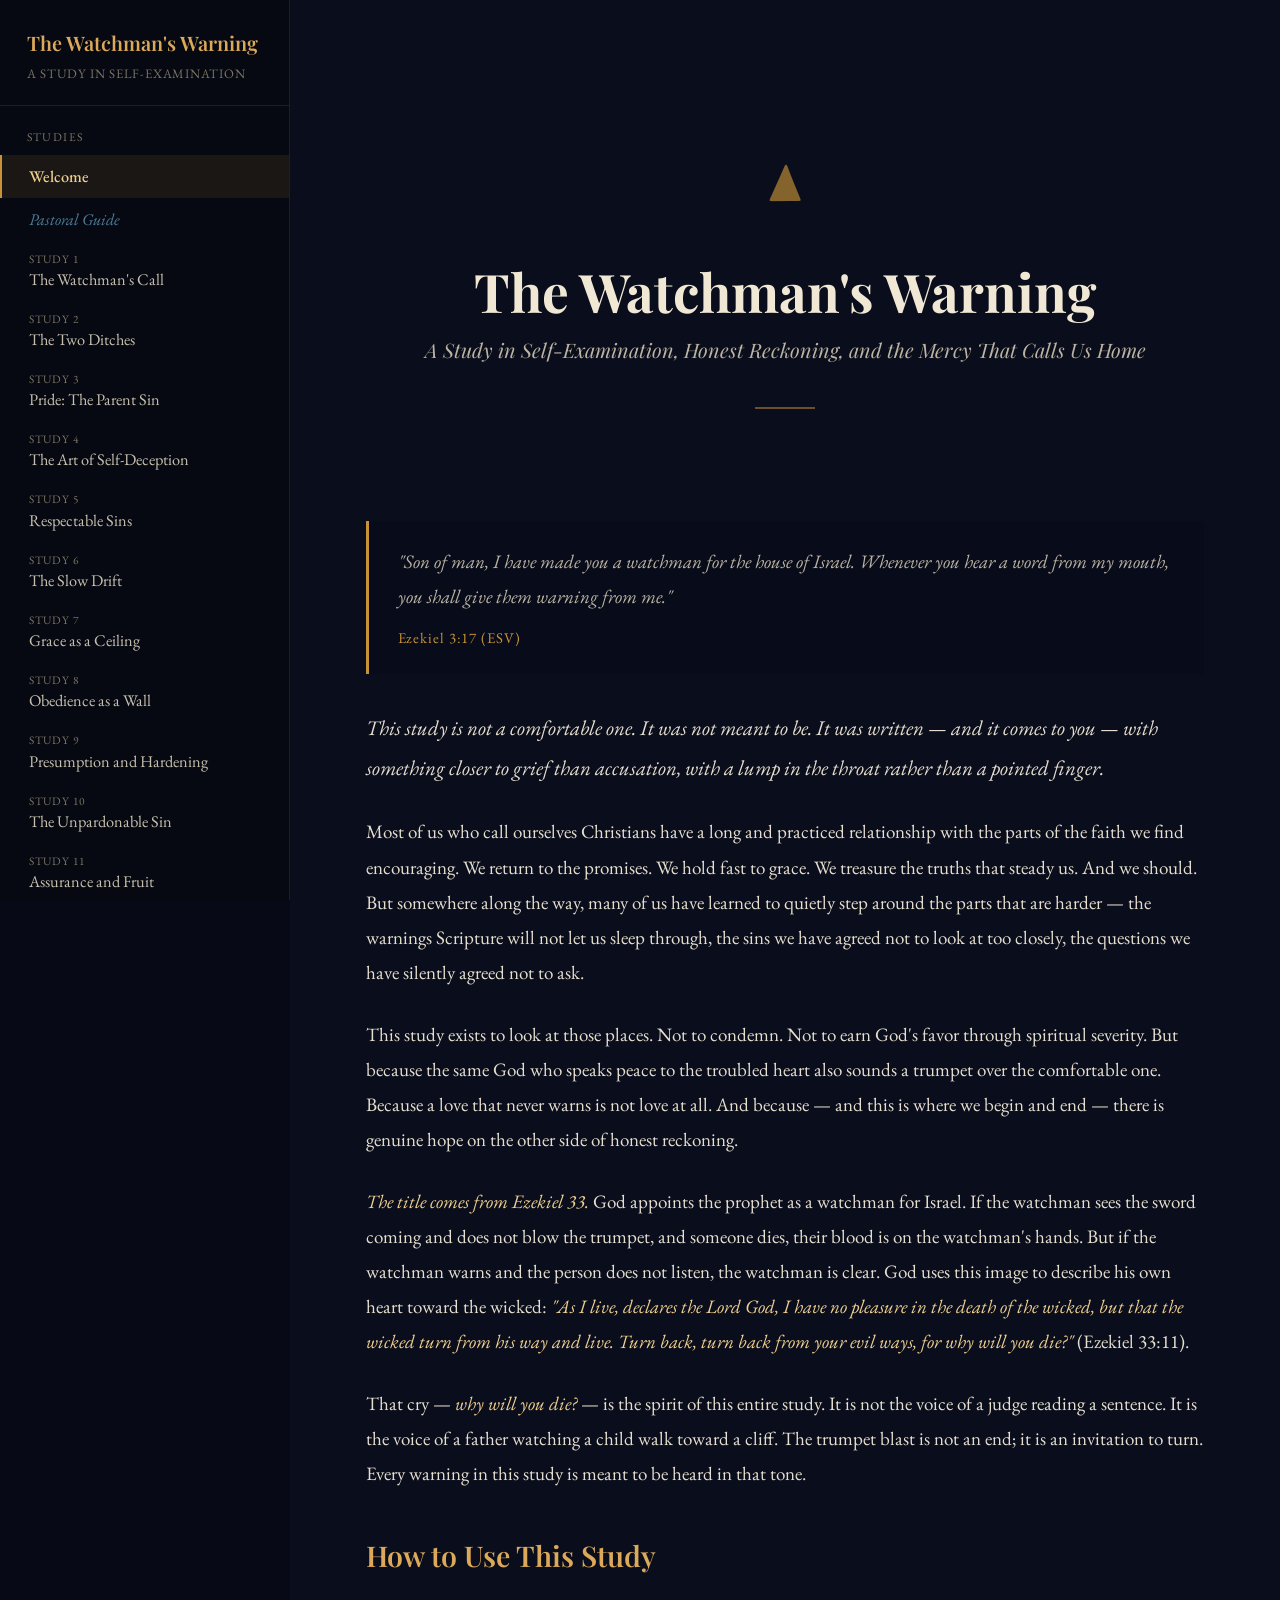
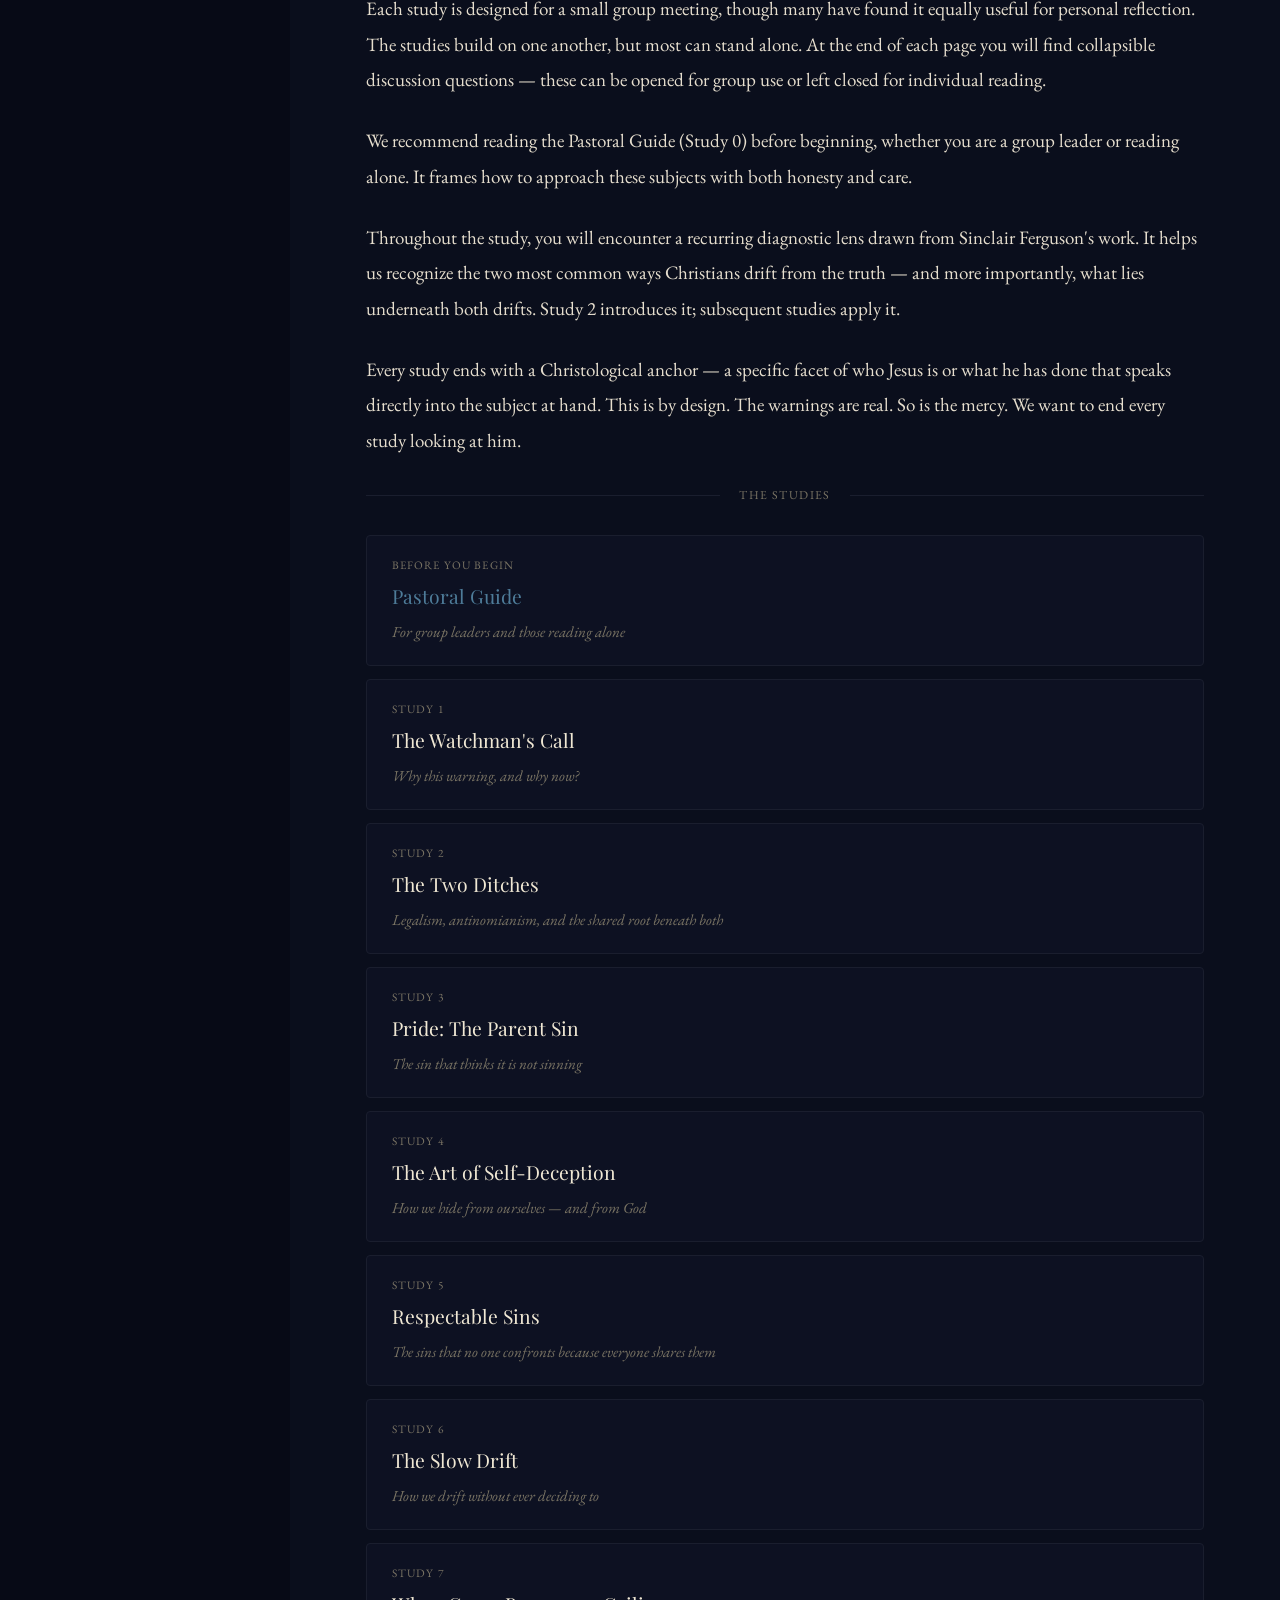
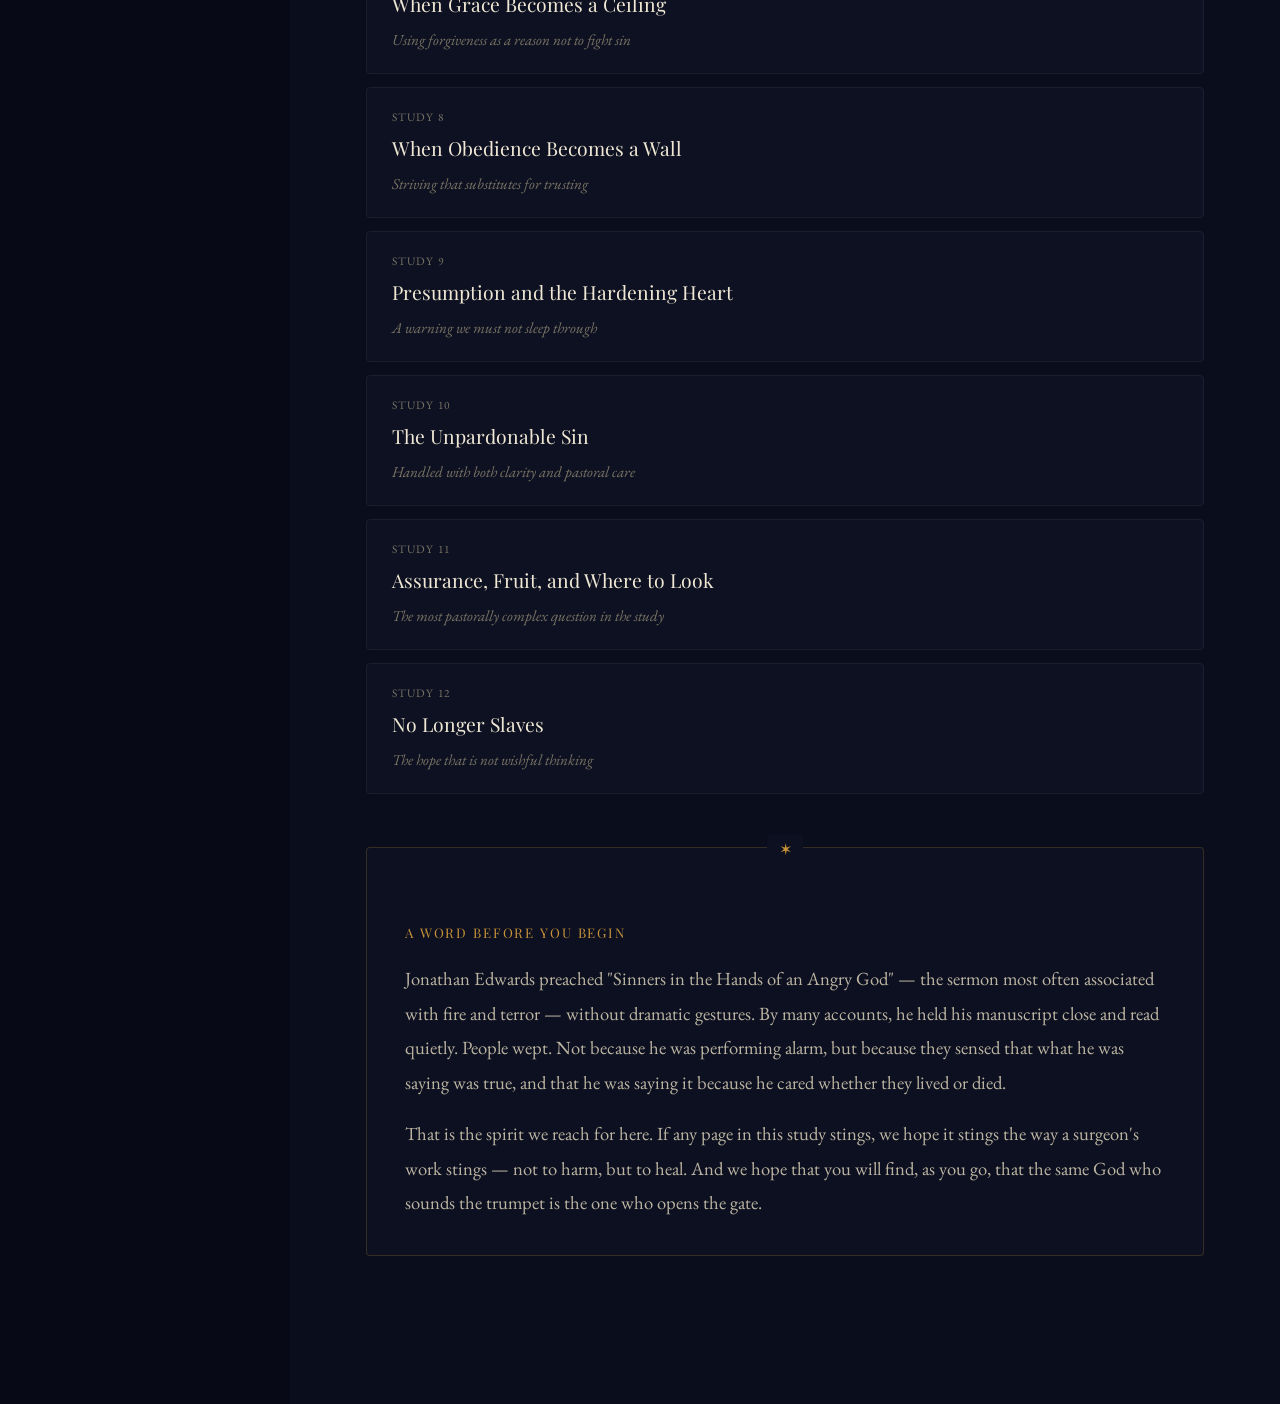
<file: index.html>
<!DOCTYPE html>
<html lang="en">
<head>
<meta charset="UTF-8">
<meta name="viewport" content="width=device-width, initial-scale=1.0">
<title>The Watchman's Warning — A Study in Self-Examination</title>
<link rel="stylesheet" href="styles.css">
</head>
<body>
<div class="site-wrapper">
  <aside class="sidebar" id="sidebar"></aside>
  <div class="sidebar-overlay" id="sidebar-overlay"></div>

  <main class="main-content">
    <div class="hero-header">
      <span class="hero-watchman">&#9650;</span>
      <h1>The Watchman's Warning</h1>
      <p class="hero-subtitle">A Study in Self-Examination, Honest Reckoning, and the Mercy That Calls Us Home</p>
      <div class="hero-rule"></div>
    </div>

    <div class="content-body">
      <blockquote class="scripture">
        <p>"Son of man, I have made you a watchman for the house of Israel. Whenever you hear a word from my mouth, you shall give them warning from me."</p>
        <span class="scripture-ref">Ezekiel 3:17 (ESV)</span>
      </blockquote>

      <p class="lede">This study is not a comfortable one. It was not meant to be. It was written — and it comes to you — with something closer to grief than accusation, with a lump in the throat rather than a pointed finger.</p>

      <p>Most of us who call ourselves Christians have a long and practiced relationship with the parts of the faith we find encouraging. We return to the promises. We hold fast to grace. We treasure the truths that steady us. And we should. But somewhere along the way, many of us have learned to quietly step around the parts that are harder — the warnings Scripture will not let us sleep through, the sins we have agreed not to look at too closely, the questions we have silently agreed not to ask.</p>

      <p>This study exists to look at those places. Not to condemn. Not to earn God's favor through spiritual severity. But because the same God who speaks peace to the troubled heart also sounds a trumpet over the comfortable one. Because a love that never warns is not love at all. And because — and this is where we begin and end — there is genuine hope on the other side of honest reckoning.</p>

      <p><em>The title comes from Ezekiel 33.</em> God appoints the prophet as a watchman for Israel. If the watchman sees the sword coming and does not blow the trumpet, and someone dies, their blood is on the watchman's hands. But if the watchman warns and the person does not listen, the watchman is clear. God uses this image to describe his own heart toward the wicked: <em>"As I live, declares the Lord God, I have no pleasure in the death of the wicked, but that the wicked turn from his way and live. Turn back, turn back from your evil ways, for why will you die?"</em> (Ezekiel 33:11).</p>

      <p>That cry — <em>why will you die?</em> — is the spirit of this entire study. It is not the voice of a judge reading a sentence. It is the voice of a father watching a child walk toward a cliff. The trumpet blast is not an end; it is an invitation to turn. Every warning in this study is meant to be heard in that tone.</p>

      <h2>How to Use This Study</h2>
      <p>Each study is designed for a small group meeting, though many have found it equally useful for personal reflection. The studies build on one another, but most can stand alone. At the end of each page you will find collapsible discussion questions — these can be opened for group use or left closed for individual reading.</p>

      <p>We recommend reading the Pastoral Guide (Study 0) before beginning, whether you are a group leader or reading alone. It frames how to approach these subjects with both honesty and care.</p>

      <p>Throughout the study, you will encounter a recurring diagnostic lens drawn from Sinclair Ferguson's work. It helps us recognize the two most common ways Christians drift from the truth — and more importantly, what lies underneath both drifts. Study 2 introduces it; subsequent studies apply it.</p>

      <p>Every study ends with a Christological anchor — a specific facet of who Jesus is or what he has done that speaks directly into the subject at hand. This is by design. The warnings are real. So is the mercy. We want to end every study looking at him.</p>

      <div class="section-divider">The Studies</div>

      <div class="study-grid">
        <a class="study-card card-special" href="page-00-pastoral-guide.html">
          <span class="card-num">Before You Begin</span>
          <span class="card-title">Pastoral Guide</span>
          <span class="card-sub">For group leaders and those reading alone</span>
        </a>

        <a class="study-card" href="page-01-watchmans-call.html">
          <span class="card-num">Study 1</span>
          <span class="card-title">The Watchman's Call</span>
          <span class="card-sub">Why this warning, and why now?</span>
        </a>

        <a class="study-card" href="page-02-two-ditches.html">
          <span class="card-num">Study 2</span>
          <span class="card-title">The Two Ditches</span>
          <span class="card-sub">Legalism, antinomianism, and the shared root beneath both</span>
        </a>

        <a class="study-card" href="page-03-pride.html">
          <span class="card-num">Study 3</span>
          <span class="card-title">Pride: The Parent Sin</span>
          <span class="card-sub">The sin that thinks it is not sinning</span>
        </a>

        <a class="study-card" href="page-04-self-deception.html">
          <span class="card-num">Study 4</span>
          <span class="card-title">The Art of Self-Deception</span>
          <span class="card-sub">How we hide from ourselves — and from God</span>
        </a>

        <a class="study-card" href="page-05-respectable-sins.html">
          <span class="card-num">Study 5</span>
          <span class="card-title">Respectable Sins</span>
          <span class="card-sub">The sins that no one confronts because everyone shares them</span>
        </a>

        <a class="study-card" href="page-06-spiritual-apathy.html">
          <span class="card-num">Study 6</span>
          <span class="card-title">The Slow Drift</span>
          <span class="card-sub">How we drift without ever deciding to</span>
        </a>

        <a class="study-card" href="page-07-grace-ceiling.html">
          <span class="card-num">Study 7</span>
          <span class="card-title">When Grace Becomes a Ceiling</span>
          <span class="card-sub">Using forgiveness as a reason not to fight sin</span>
        </a>

        <a class="study-card" href="page-08-obedience-wall.html">
          <span class="card-num">Study 8</span>
          <span class="card-title">When Obedience Becomes a Wall</span>
          <span class="card-sub">Striving that substitutes for trusting</span>
        </a>

        <a class="study-card" href="page-09-presumption.html">
          <span class="card-num">Study 9</span>
          <span class="card-title">Presumption and the Hardening Heart</span>
          <span class="card-sub">A warning we must not sleep through</span>
        </a>

        <a class="study-card" href="page-10-unpardonable.html">
          <span class="card-num">Study 10</span>
          <span class="card-title">The Unpardonable Sin</span>
          <span class="card-sub">Handled with both clarity and pastoral care</span>
        </a>

        <a class="study-card" href="page-11-assurance.html">
          <span class="card-num">Study 11</span>
          <span class="card-title">Assurance, Fruit, and Where to Look</span>
          <span class="card-sub">The most pastorally complex question in the study</span>
        </a>

        <a class="study-card" href="page-12-no-longer-slaves.html">
          <span class="card-num">Study 12</span>
          <span class="card-title">No Longer Slaves</span>
          <span class="card-sub">The hope that is not wishful thinking</span>
        </a>
      </div>

      <div class="christ-anchor">
        <h3>A Word Before You Begin</h3>
        <p>Jonathan Edwards preached "Sinners in the Hands of an Angry God" — the sermon most often associated with fire and terror — without dramatic gestures. By many accounts, he held his manuscript close and read quietly. People wept. Not because he was performing alarm, but because they sensed that what he was saying was true, and that he was saying it because he cared whether they lived or died.</p>
        <p>That is the spirit we reach for here. If any page in this study stings, we hope it stings the way a surgeon's work stings — not to harm, but to heal. And we hope that you will find, as you go, that the same God who sounds the trumpet is the one who opens the gate.</p>
      </div>
    </div>
  </main>
</div>

<button class="sidebar-toggle" id="sidebar-toggle" aria-label="Toggle navigation">&#9776;</button>

<script src="nav.js"></script>
<script>buildNav('index');</script>
</body>
</html>
</file>
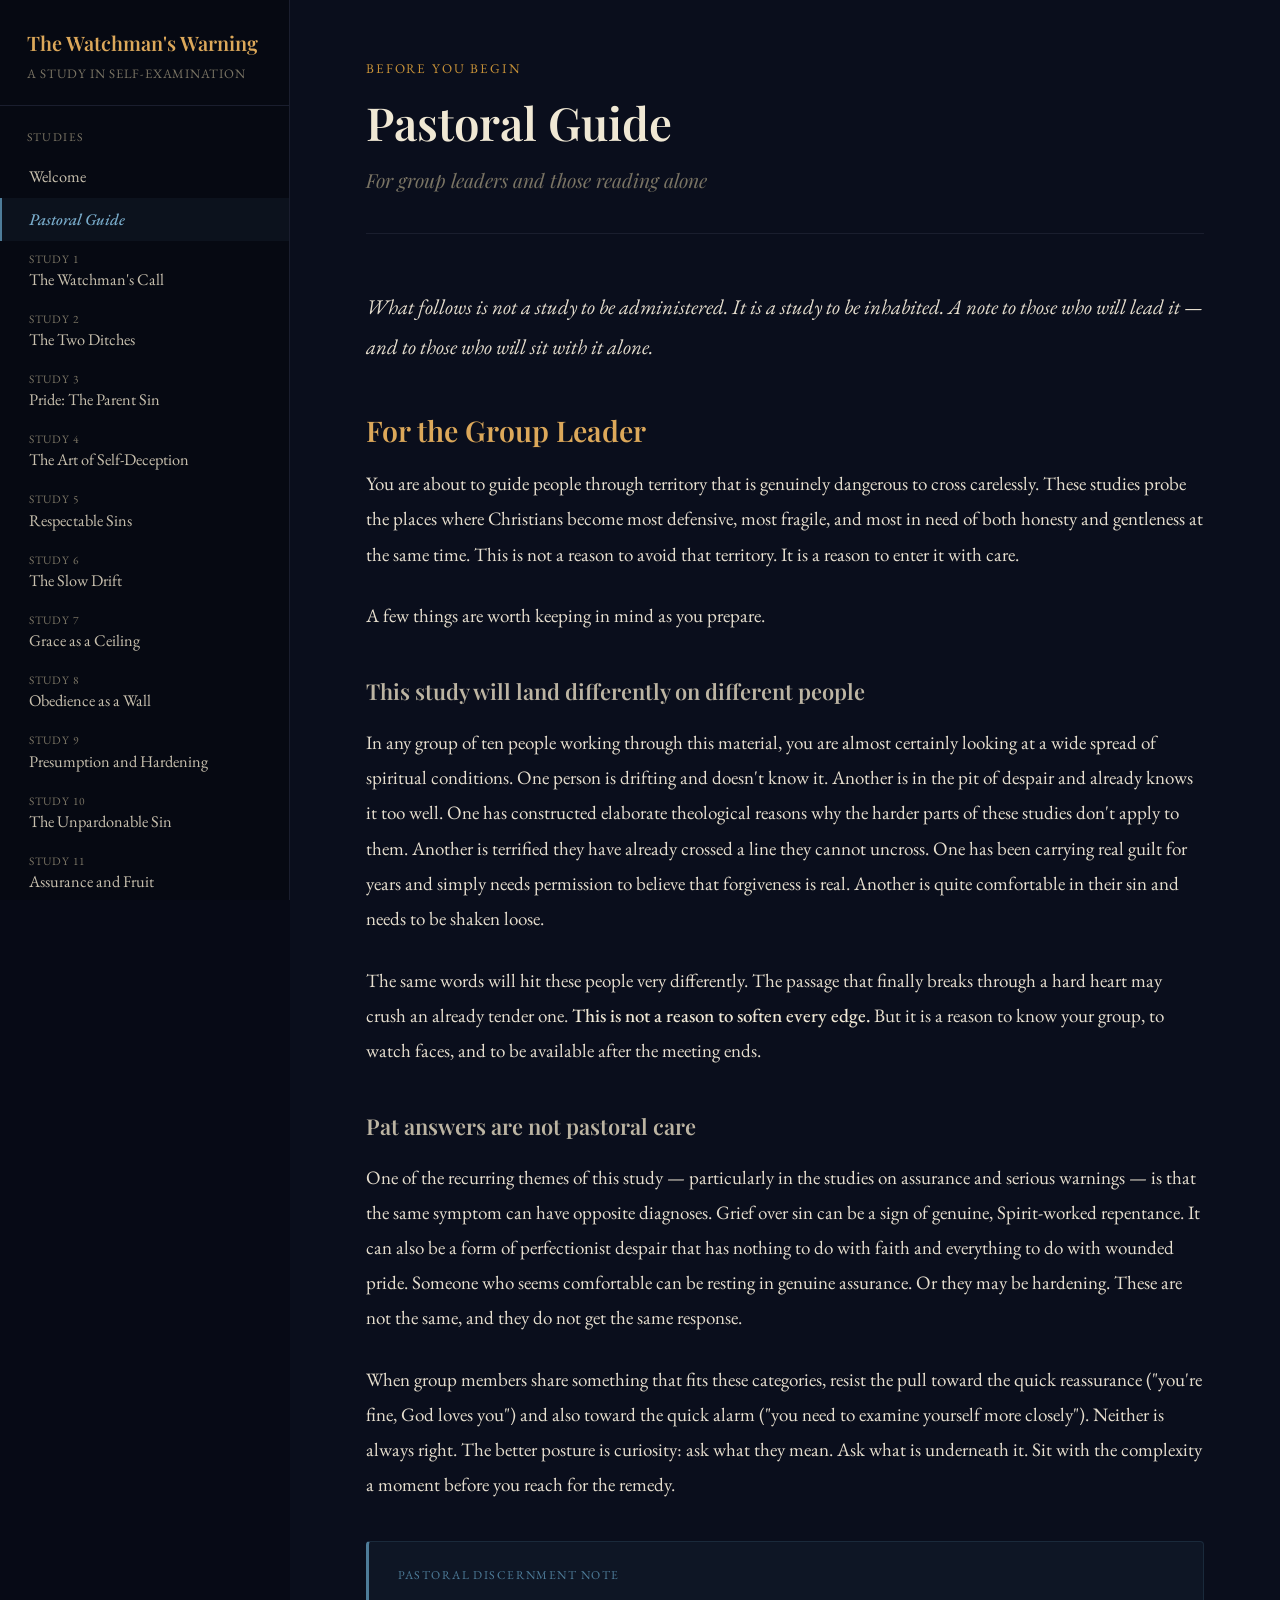
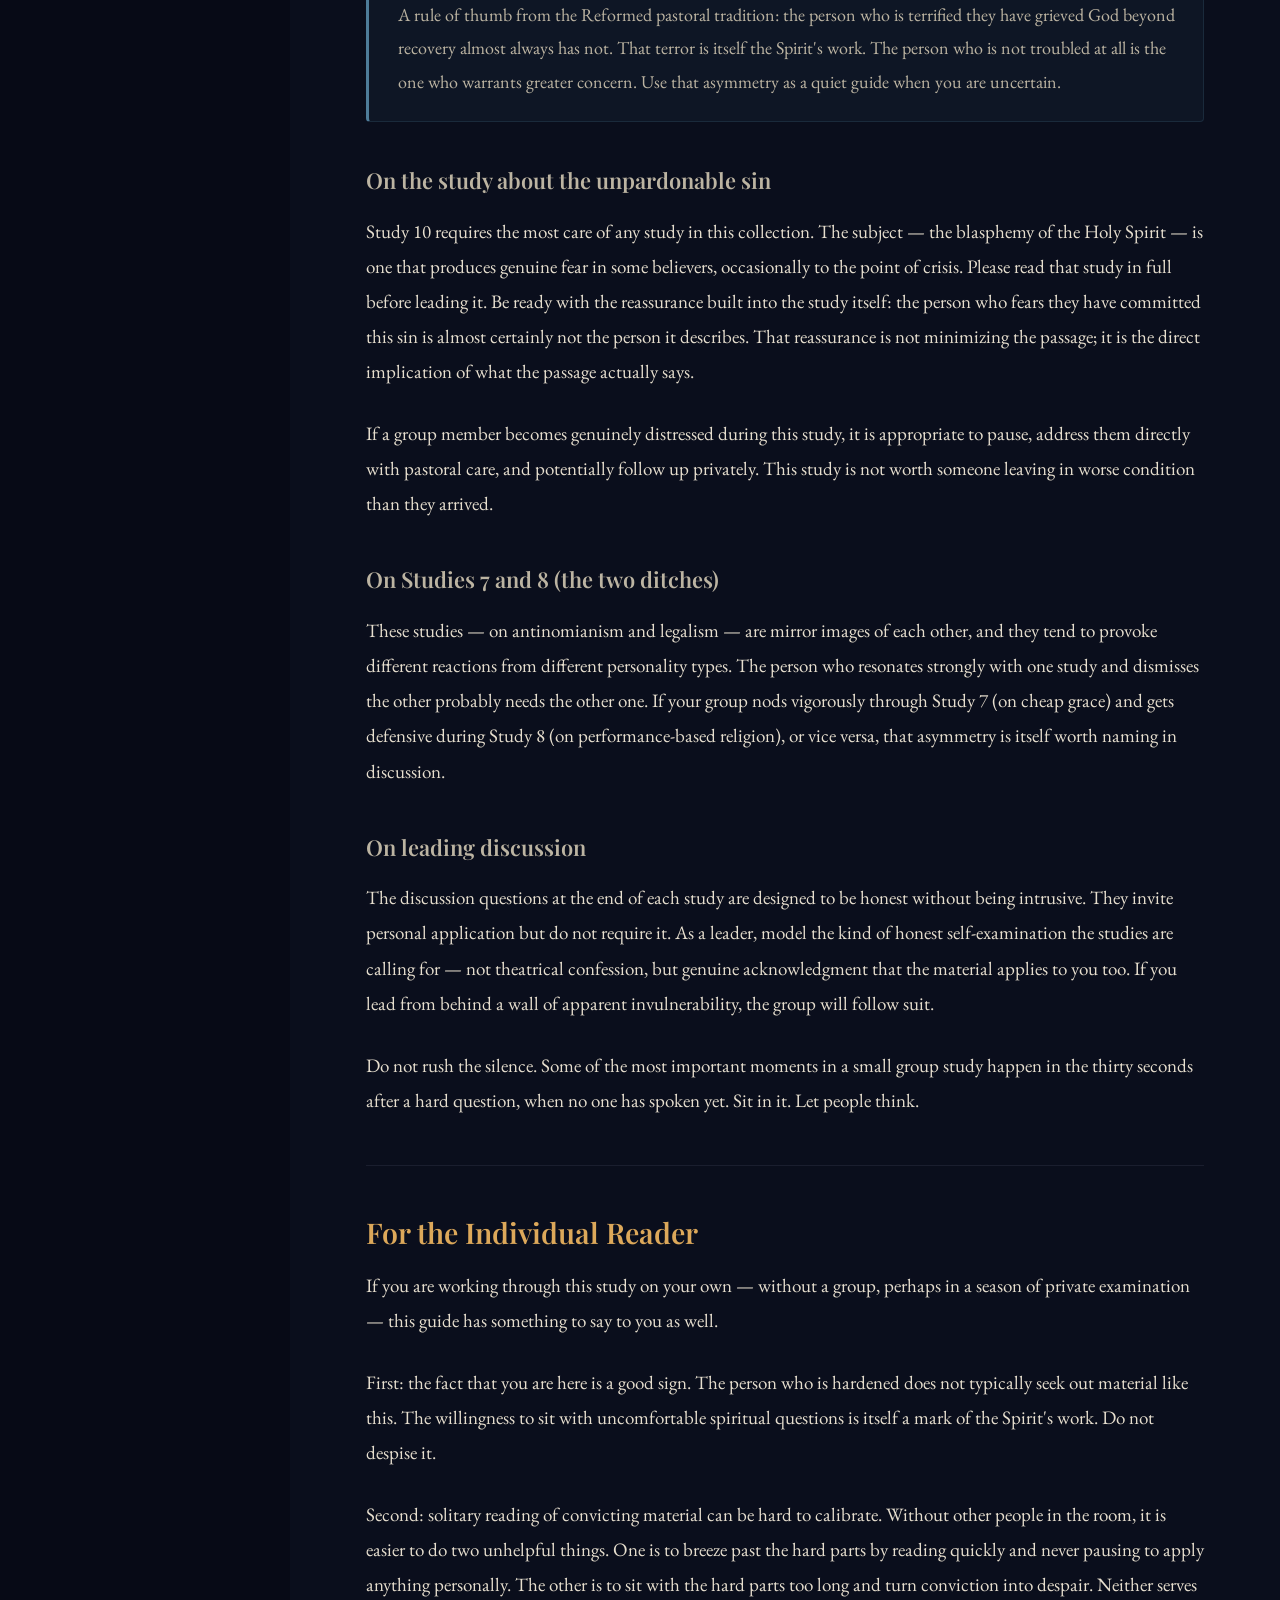
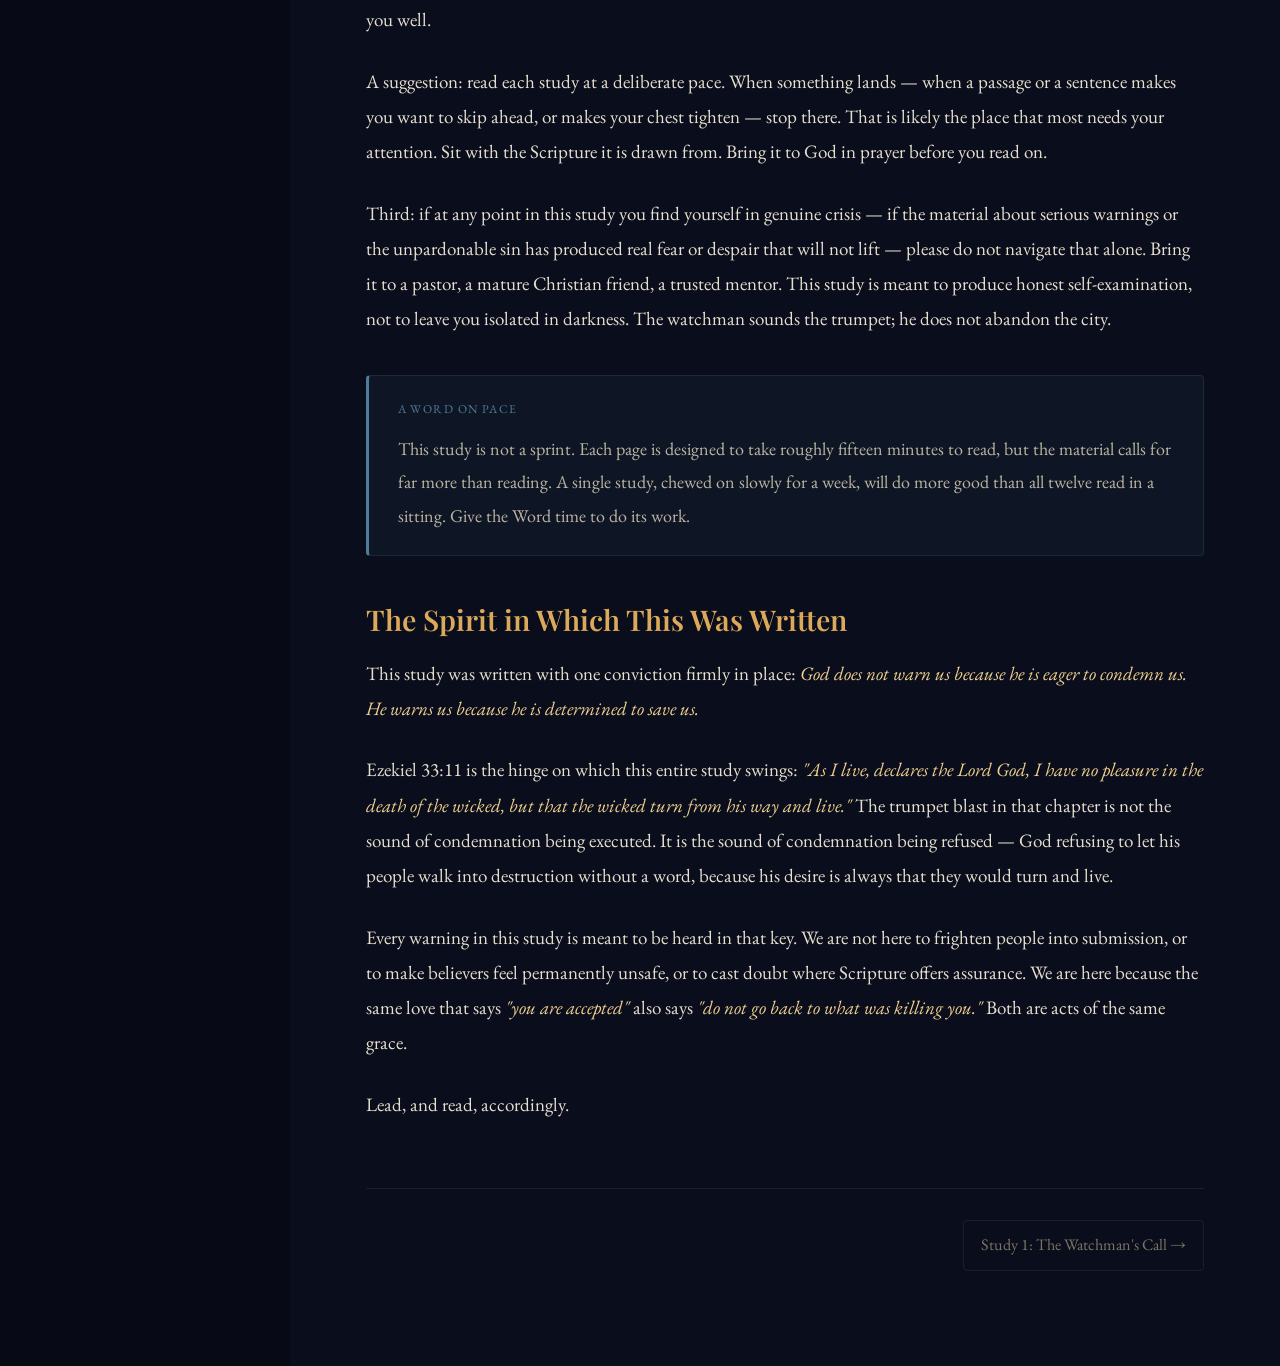
<file: page-00-pastoral-guide.html>
<!DOCTYPE html>
<html lang="en">
<head>
<meta charset="UTF-8">
<meta name="viewport" content="width=device-width, initial-scale=1.0">
<title>Pastoral Guide | The Watchman's Warning</title>
<link rel="stylesheet" href="styles.css">
</head>
<body>
<div class="site-wrapper">
  <aside class="sidebar" id="sidebar"></aside>
  <div class="sidebar-overlay" id="sidebar-overlay"></div>

  <main class="main-content">
    <div class="page-header">
      <span class="page-label">Before You Begin</span>
      <h1>Pastoral Guide</h1>
      <p class="page-subtitle">For group leaders and those reading alone</p>
    </div>

    <div class="content-body">

      <p class="lede">What follows is not a study to be administered. It is a study to be inhabited. A note to those who will lead it — and to those who will sit with it alone.</p>

      <h2>For the Group Leader</h2>

      <p>You are about to guide people through territory that is genuinely dangerous to cross carelessly. These studies probe the places where Christians become most defensive, most fragile, and most in need of both honesty and gentleness at the same time. This is not a reason to avoid that territory. It is a reason to enter it with care.</p>

      <p>A few things are worth keeping in mind as you prepare.</p>

      <h3>This study will land differently on different people</h3>

      <p>In any group of ten people working through this material, you are almost certainly looking at a wide spread of spiritual conditions. One person is drifting and doesn't know it. Another is in the pit of despair and already knows it too well. One has constructed elaborate theological reasons why the harder parts of these studies don't apply to them. Another is terrified they have already crossed a line they cannot uncross. One has been carrying real guilt for years and simply needs permission to believe that forgiveness is real. Another is quite comfortable in their sin and needs to be shaken loose.</p>

      <p>The same words will hit these people very differently. The passage that finally breaks through a hard heart may crush an already tender one. <strong>This is not a reason to soften every edge.</strong> But it is a reason to know your group, to watch faces, and to be available after the meeting ends.</p>

      <h3>Pat answers are not pastoral care</h3>

      <p>One of the recurring themes of this study — particularly in the studies on assurance and serious warnings — is that the same symptom can have opposite diagnoses. Grief over sin can be a sign of genuine, Spirit-worked repentance. It can also be a form of perfectionist despair that has nothing to do with faith and everything to do with wounded pride. Someone who seems comfortable can be resting in genuine assurance. Or they may be hardening. These are not the same, and they do not get the same response.</p>

      <p>When group members share something that fits these categories, resist the pull toward the quick reassurance ("you're fine, God loves you") and also toward the quick alarm ("you need to examine yourself more closely"). Neither is always right. The better posture is curiosity: ask what they mean. Ask what is underneath it. Sit with the complexity a moment before you reach for the remedy.</p>

      <div class="pastoral-note">
        <span class="note-label">Pastoral Discernment Note</span>
        <p>A rule of thumb from the Reformed pastoral tradition: the person who is terrified they have grieved God beyond recovery almost always has not. That terror is itself the Spirit's work. The person who is not troubled at all is the one who warrants greater concern. Use that asymmetry as a quiet guide when you are uncertain.</p>
      </div>

      <h3>On the study about the unpardonable sin</h3>

      <p>Study 10 requires the most care of any study in this collection. The subject — the blasphemy of the Holy Spirit — is one that produces genuine fear in some believers, occasionally to the point of crisis. Please read that study in full before leading it. Be ready with the reassurance built into the study itself: the person who fears they have committed this sin is almost certainly not the person it describes. That reassurance is not minimizing the passage; it is the direct implication of what the passage actually says.</p>

      <p>If a group member becomes genuinely distressed during this study, it is appropriate to pause, address them directly with pastoral care, and potentially follow up privately. This study is not worth someone leaving in worse condition than they arrived.</p>

      <h3>On Studies 7 and 8 (the two ditches)</h3>

      <p>These studies — on antinomianism and legalism — are mirror images of each other, and they tend to provoke different reactions from different personality types. The person who resonates strongly with one study and dismisses the other probably needs the other one. If your group nods vigorously through Study 7 (on cheap grace) and gets defensive during Study 8 (on performance-based religion), or vice versa, that asymmetry is itself worth naming in discussion.</p>

      <h3>On leading discussion</h3>

      <p>The discussion questions at the end of each study are designed to be honest without being intrusive. They invite personal application but do not require it. As a leader, model the kind of honest self-examination the studies are calling for — not theatrical confession, but genuine acknowledgment that the material applies to you too. If you lead from behind a wall of apparent invulnerability, the group will follow suit.</p>

      <p>Do not rush the silence. Some of the most important moments in a small group study happen in the thirty seconds after a hard question, when no one has spoken yet. Sit in it. Let people think.</p>

      <hr style="border: none; border-top: 1px solid var(--border-dim); margin: 2.5rem 0;">

      <h2>For the Individual Reader</h2>

      <p>If you are working through this study on your own — without a group, perhaps in a season of private examination — this guide has something to say to you as well.</p>

      <p>First: the fact that you are here is a good sign. The person who is hardened does not typically seek out material like this. The willingness to sit with uncomfortable spiritual questions is itself a mark of the Spirit's work. Do not despise it.</p>

      <p>Second: solitary reading of convicting material can be hard to calibrate. Without other people in the room, it is easier to do two unhelpful things. One is to breeze past the hard parts by reading quickly and never pausing to apply anything personally. The other is to sit with the hard parts too long and turn conviction into despair. Neither serves you well.</p>

      <p>A suggestion: read each study at a deliberate pace. When something lands — when a passage or a sentence makes you want to skip ahead, or makes your chest tighten — stop there. That is likely the place that most needs your attention. Sit with the Scripture it is drawn from. Bring it to God in prayer before you read on.</p>

      <p>Third: if at any point in this study you find yourself in genuine crisis — if the material about serious warnings or the unpardonable sin has produced real fear or despair that will not lift — please do not navigate that alone. Bring it to a pastor, a mature Christian friend, a trusted mentor. This study is meant to produce honest self-examination, not to leave you isolated in darkness. The watchman sounds the trumpet; he does not abandon the city.</p>

      <div class="pastoral-note">
        <span class="note-label">A Word on Pace</span>
        <p>This study is not a sprint. Each page is designed to take roughly fifteen minutes to read, but the material calls for far more than reading. A single study, chewed on slowly for a week, will do more good than all twelve read in a sitting. Give the Word time to do its work.</p>
      </div>

      <h2>The Spirit in Which This Was Written</h2>

      <p>This study was written with one conviction firmly in place: <em>God does not warn us because he is eager to condemn us. He warns us because he is determined to save us.</em></p>

      <p>Ezekiel 33:11 is the hinge on which this entire study swings: <em>"As I live, declares the Lord God, I have no pleasure in the death of the wicked, but that the wicked turn from his way and live."</em> The trumpet blast in that chapter is not the sound of condemnation being executed. It is the sound of condemnation being refused — God refusing to let his people walk into destruction without a word, because his desire is always that they would turn and live.</p>

      <p>Every warning in this study is meant to be heard in that key. We are not here to frighten people into submission, or to make believers feel permanently unsafe, or to cast doubt where Scripture offers assurance. We are here because the same love that says <em>"you are accepted"</em> also says <em>"do not go back to what was killing you."</em> Both are acts of the same grace.</p>

      <p>Lead, and read, accordingly.</p>

    </div>

    <div class="page-nav">
      <a class="nav-placeholder" href="#">&#8592;</a>
      <a href="page-01-watchmans-call.html">Study 1: The Watchman's Call &#8594;</a>
    </div>
  </main>
</div>

<button class="sidebar-toggle" id="sidebar-toggle" aria-label="Toggle navigation">&#9776;</button>
<script src="nav.js"></script>
<script>buildNav('page-00');</script>
</body>
</html>
</file>
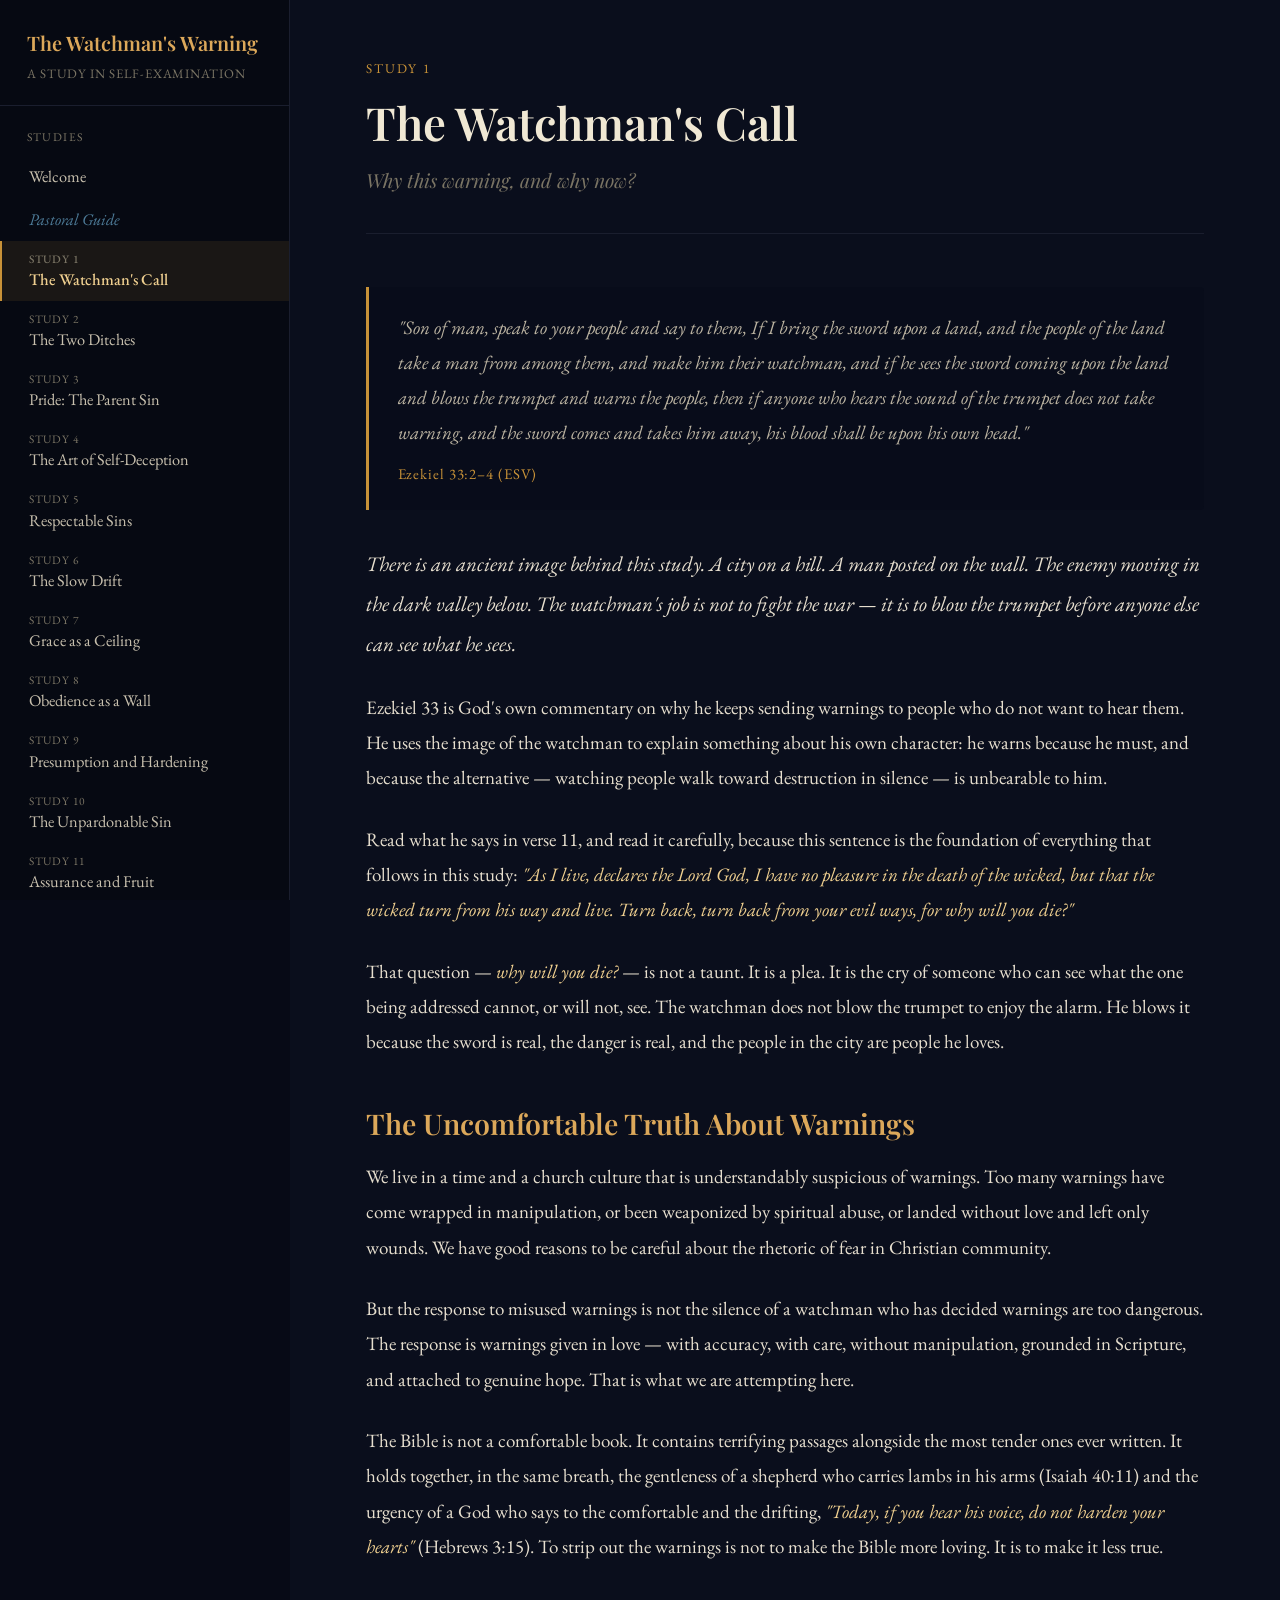
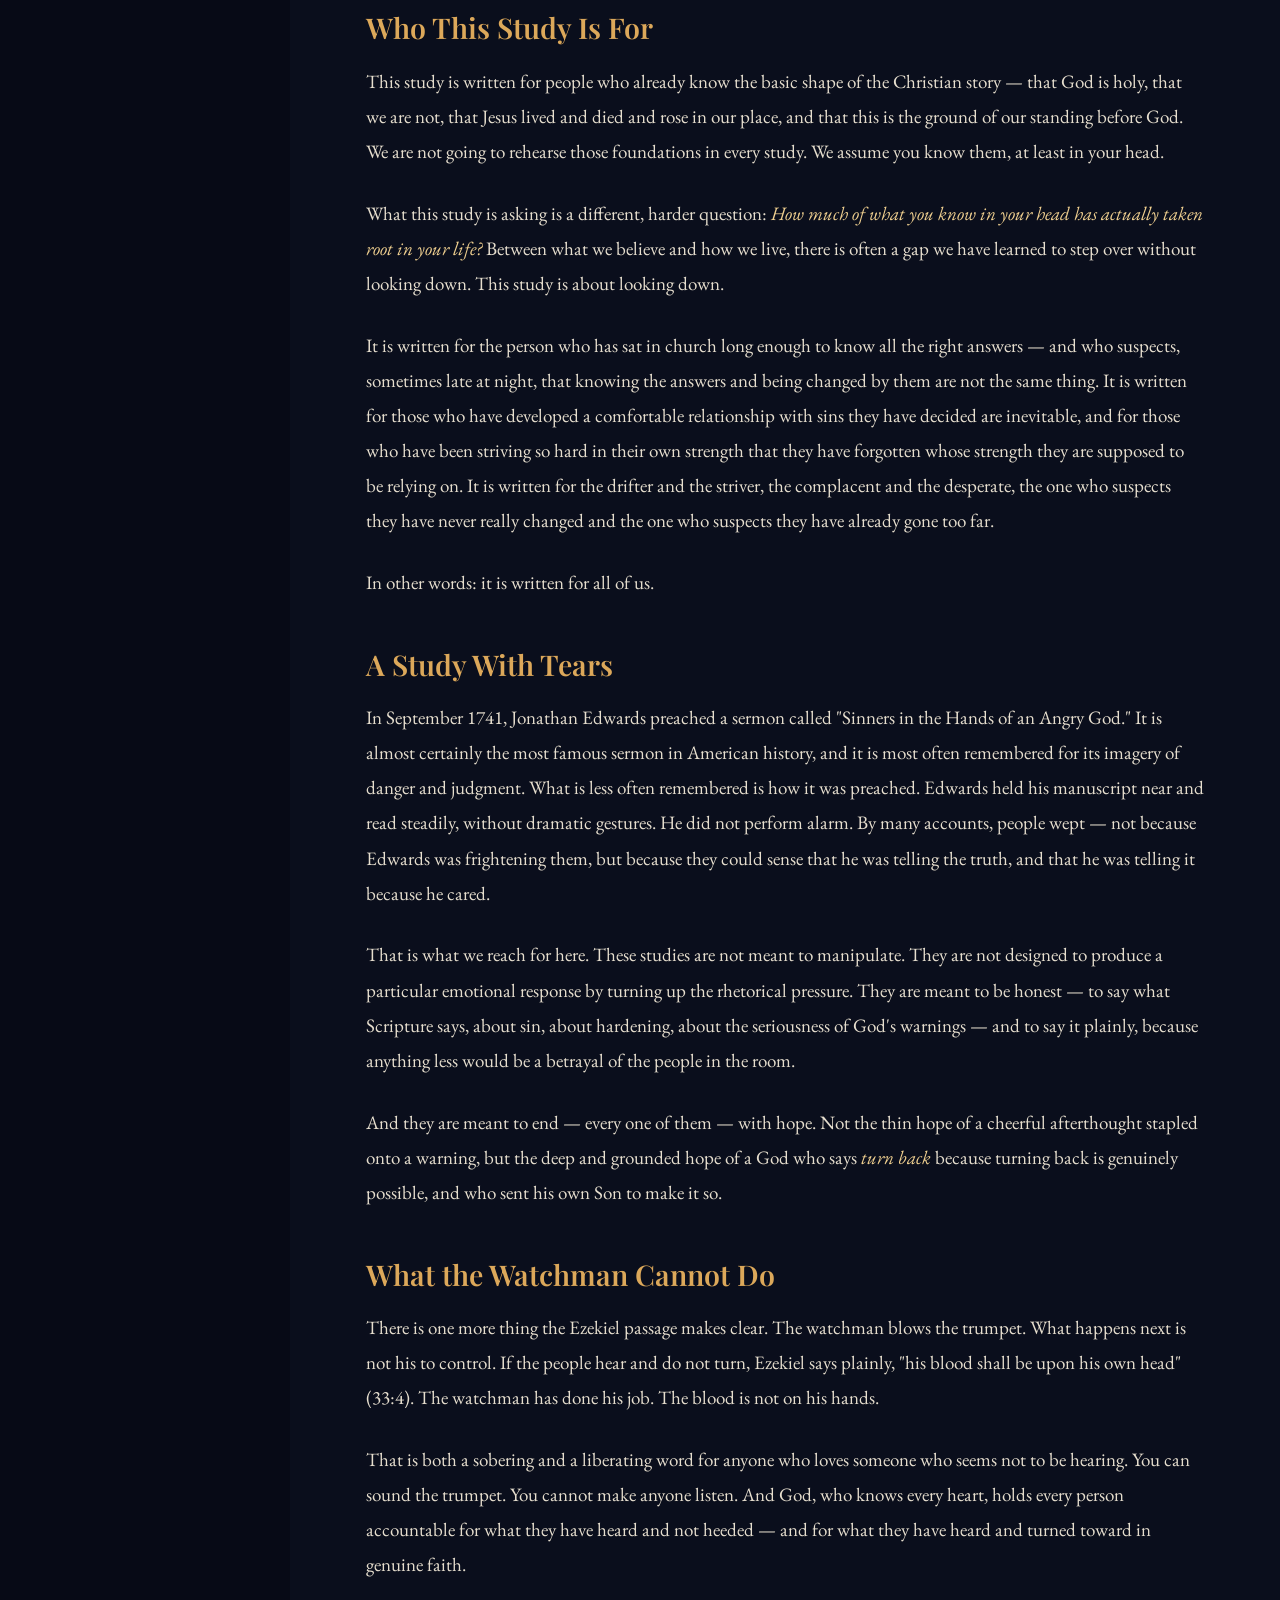
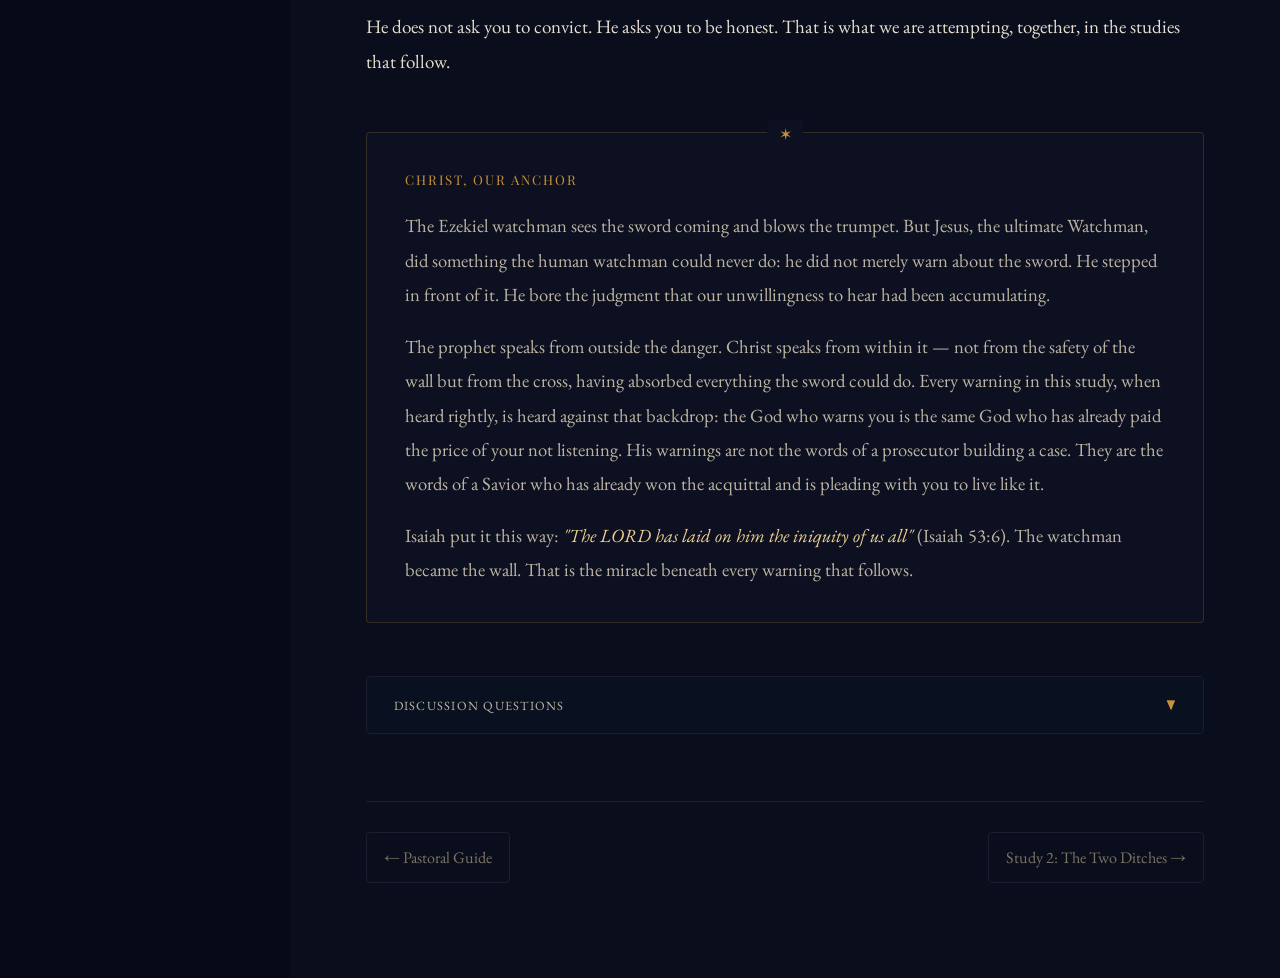
<file: page-01-watchmans-call.html>
<!DOCTYPE html>
<html lang="en">
<head>
<meta charset="UTF-8">
<meta name="viewport" content="width=device-width, initial-scale=1.0">
<title>Study 1: The Watchman's Call | The Watchman's Warning</title>
<link rel="stylesheet" href="styles.css">
</head>
<body>
<div class="site-wrapper">
  <aside class="sidebar" id="sidebar"></aside>
  <div class="sidebar-overlay" id="sidebar-overlay"></div>

  <main class="main-content">
    <div class="page-header">
      <span class="page-label">Study 1</span>
      <h1>The Watchman's Call</h1>
      <p class="page-subtitle">Why this warning, and why now?</p>
    </div>

    <div class="content-body">

      <blockquote class="scripture">
        <p>"Son of man, speak to your people and say to them, If I bring the sword upon a land, and the people of the land take a man from among them, and make him their watchman, and if he sees the sword coming upon the land and blows the trumpet and warns the people, then if anyone who hears the sound of the trumpet does not take warning, and the sword comes and takes him away, his blood shall be upon his own head."</p>
        <span class="scripture-ref">Ezekiel 33:2–4 (ESV)</span>
      </blockquote>

      <p class="lede">There is an ancient image behind this study. A city on a hill. A man posted on the wall. The enemy moving in the dark valley below. The watchman's job is not to fight the war — it is to blow the trumpet before anyone else can see what he sees.</p>

      <p>Ezekiel 33 is God's own commentary on why he keeps sending warnings to people who do not want to hear them. He uses the image of the watchman to explain something about his own character: he warns because he must, and because the alternative — watching people walk toward destruction in silence — is unbearable to him.</p>

      <p>Read what he says in verse 11, and read it carefully, because this sentence is the foundation of everything that follows in this study: <em>"As I live, declares the Lord God, I have no pleasure in the death of the wicked, but that the wicked turn from his way and live. Turn back, turn back from your evil ways, for why will you die?"</em></p>

      <p>That question — <em>why will you die?</em> — is not a taunt. It is a plea. It is the cry of someone who can see what the one being addressed cannot, or will not, see. The watchman does not blow the trumpet to enjoy the alarm. He blows it because the sword is real, the danger is real, and the people in the city are people he loves.</p>

      <h2>The Uncomfortable Truth About Warnings</h2>

      <p>We live in a time and a church culture that is understandably suspicious of warnings. Too many warnings have come wrapped in manipulation, or been weaponized by spiritual abuse, or landed without love and left only wounds. We have good reasons to be careful about the rhetoric of fear in Christian community.</p>

      <p>But the response to misused warnings is not the silence of a watchman who has decided warnings are too dangerous. The response is warnings given in love — with accuracy, with care, without manipulation, grounded in Scripture, and attached to genuine hope. That is what we are attempting here.</p>

      <p>The Bible is not a comfortable book. It contains terrifying passages alongside the most tender ones ever written. It holds together, in the same breath, the gentleness of a shepherd who carries lambs in his arms (Isaiah 40:11) and the urgency of a God who says to the comfortable and the drifting, <em>"Today, if you hear his voice, do not harden your hearts"</em> (Hebrews 3:15). To strip out the warnings is not to make the Bible more loving. It is to make it less true.</p>

      <h2>Who This Study Is For</h2>

      <p>This study is written for people who already know the basic shape of the Christian story — that God is holy, that we are not, that Jesus lived and died and rose in our place, and that this is the ground of our standing before God. We are not going to rehearse those foundations in every study. We assume you know them, at least in your head.</p>

      <p>What this study is asking is a different, harder question: <em>How much of what you know in your head has actually taken root in your life?</em> Between what we believe and how we live, there is often a gap we have learned to step over without looking down. This study is about looking down.</p>

      <p>It is written for the person who has sat in church long enough to know all the right answers — and who suspects, sometimes late at night, that knowing the answers and being changed by them are not the same thing. It is written for those who have developed a comfortable relationship with sins they have decided are inevitable, and for those who have been striving so hard in their own strength that they have forgotten whose strength they are supposed to be relying on. It is written for the drifter and the striver, the complacent and the desperate, the one who suspects they have never really changed and the one who suspects they have already gone too far.</p>

      <p>In other words: it is written for all of us.</p>

      <h2>A Study With Tears</h2>

      <p>In September 1741, Jonathan Edwards preached a sermon called "Sinners in the Hands of an Angry God." It is almost certainly the most famous sermon in American history, and it is most often remembered for its imagery of danger and judgment. What is less often remembered is how it was preached. Edwards held his manuscript near and read steadily, without dramatic gestures. He did not perform alarm. By many accounts, people wept — not because Edwards was frightening them, but because they could sense that he was telling the truth, and that he was telling it because he cared.</p>

      <p>That is what we reach for here. These studies are not meant to manipulate. They are not designed to produce a particular emotional response by turning up the rhetorical pressure. They are meant to be honest — to say what Scripture says, about sin, about hardening, about the seriousness of God's warnings — and to say it plainly, because anything less would be a betrayal of the people in the room.</p>

      <p>And they are meant to end — every one of them — with hope. Not the thin hope of a cheerful afterthought stapled onto a warning, but the deep and grounded hope of a God who says <em>turn back</em> because turning back is genuinely possible, and who sent his own Son to make it so.</p>

      <h2>What the Watchman Cannot Do</h2>

      <p>There is one more thing the Ezekiel passage makes clear. The watchman blows the trumpet. What happens next is not his to control. If the people hear and do not turn, Ezekiel says plainly, "his blood shall be upon his own head" (33:4). The watchman has done his job. The blood is not on his hands.</p>

      <p>That is both a sobering and a liberating word for anyone who loves someone who seems not to be hearing. You can sound the trumpet. You cannot make anyone listen. And God, who knows every heart, holds every person accountable for what they have heard and not heeded — and for what they have heard and turned toward in genuine faith.</p>

      <p>He does not ask you to convict. He asks you to be honest. That is what we are attempting, together, in the studies that follow.</p>

    </div>

    <div class="christ-anchor">
      <h3>Christ, Our Anchor</h3>
      <p>The Ezekiel watchman sees the sword coming and blows the trumpet. But Jesus, the ultimate Watchman, did something the human watchman could never do: he did not merely warn about the sword. He stepped in front of it. He bore the judgment that our unwillingness to hear had been accumulating.</p>
      <p>The prophet speaks from outside the danger. Christ speaks from within it — not from the safety of the wall but from the cross, having absorbed everything the sword could do. Every warning in this study, when heard rightly, is heard against that backdrop: the God who warns you is the same God who has already paid the price of your not listening. His warnings are not the words of a prosecutor building a case. They are the words of a Savior who has already won the acquittal and is pleading with you to live like it.</p>
      <p>Isaiah put it this way: <em>"The LORD has laid on him the iniquity of us all"</em> (Isaiah 53:6). The watchman became the wall. That is the miracle beneath every warning that follows.</p>
    </div>

    <div class="discussion-section">
      <button class="discussion-toggle">
        <span class="toggle-label">Discussion Questions</span>
        <span class="toggle-arrow">&#9660;</span>
      </button>
      <div class="discussion-content">
        <ol>
          <li>When you hear the word "warning" in a spiritual or religious context, what is your first instinct? Where does that instinct come from?</li>
          <li>God says in Ezekiel 33:11 that he takes "no pleasure in the death of the wicked." How does that change the tone in which you hear the warnings in this study? Does it change it?</li>
          <li>The study suggests that between what we believe and how we live, there is often a gap we have learned to step over without looking down. Without naming specifics, does that description resonate with you? What does that gap feel like from the inside?</li>
          <li>Edwards wept when he preached about judgment. What do you think it means to warn someone while also genuinely loving them? What does that look like in practice?</li>
          <li>The watchman can blow the trumpet but cannot make anyone listen. How do you sit with that truth — either as someone who loves another person who seems not to be hearing, or as someone who wonders if you yourself have been tuning it out?</li>
        </ol>
      </div>
    </div>

    <div class="page-nav">
      <a href="page-00-pastoral-guide.html">&#8592; Pastoral Guide</a>
      <a href="page-02-two-ditches.html">Study 2: The Two Ditches &#8594;</a>
    </div>
  </main>
</div>

<button class="sidebar-toggle" id="sidebar-toggle" aria-label="Toggle navigation">&#9776;</button>
<script src="nav.js"></script>
<script>buildNav('page-01');</script>
</body>
</html>
</file>
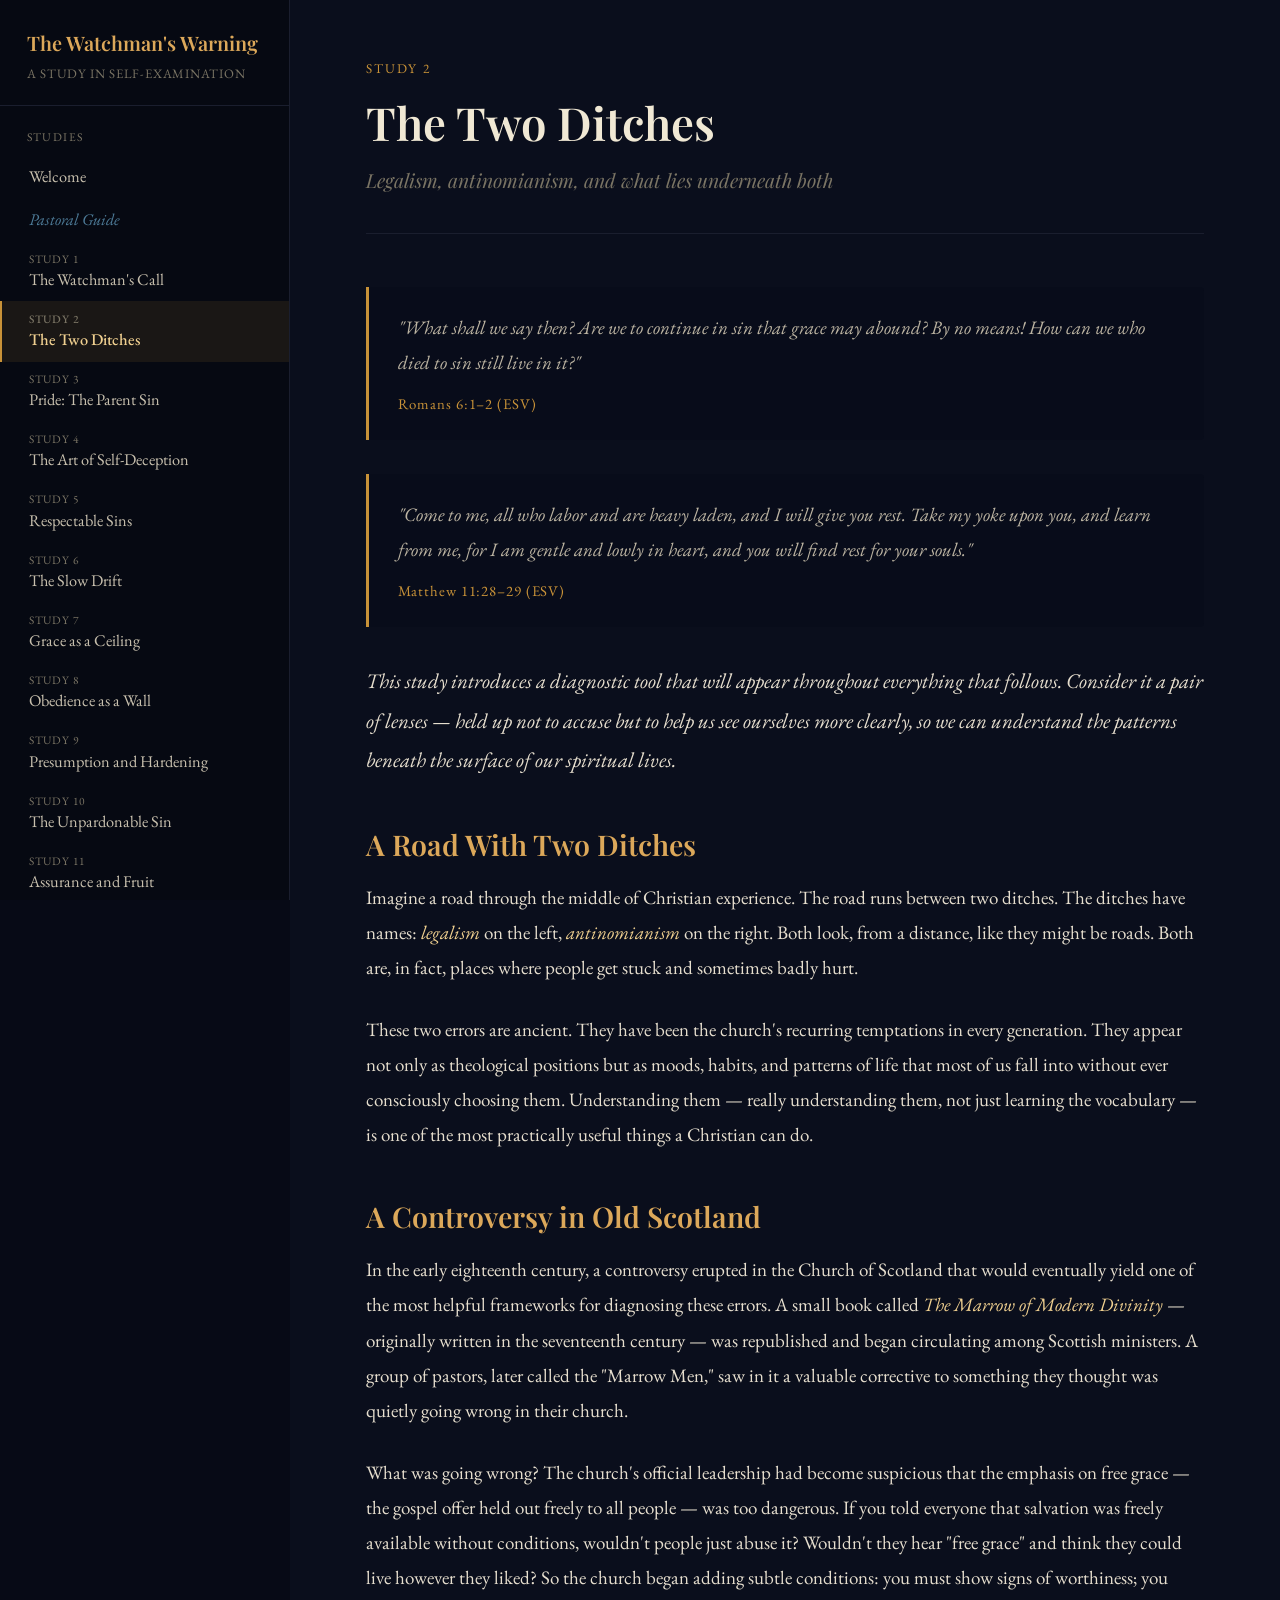
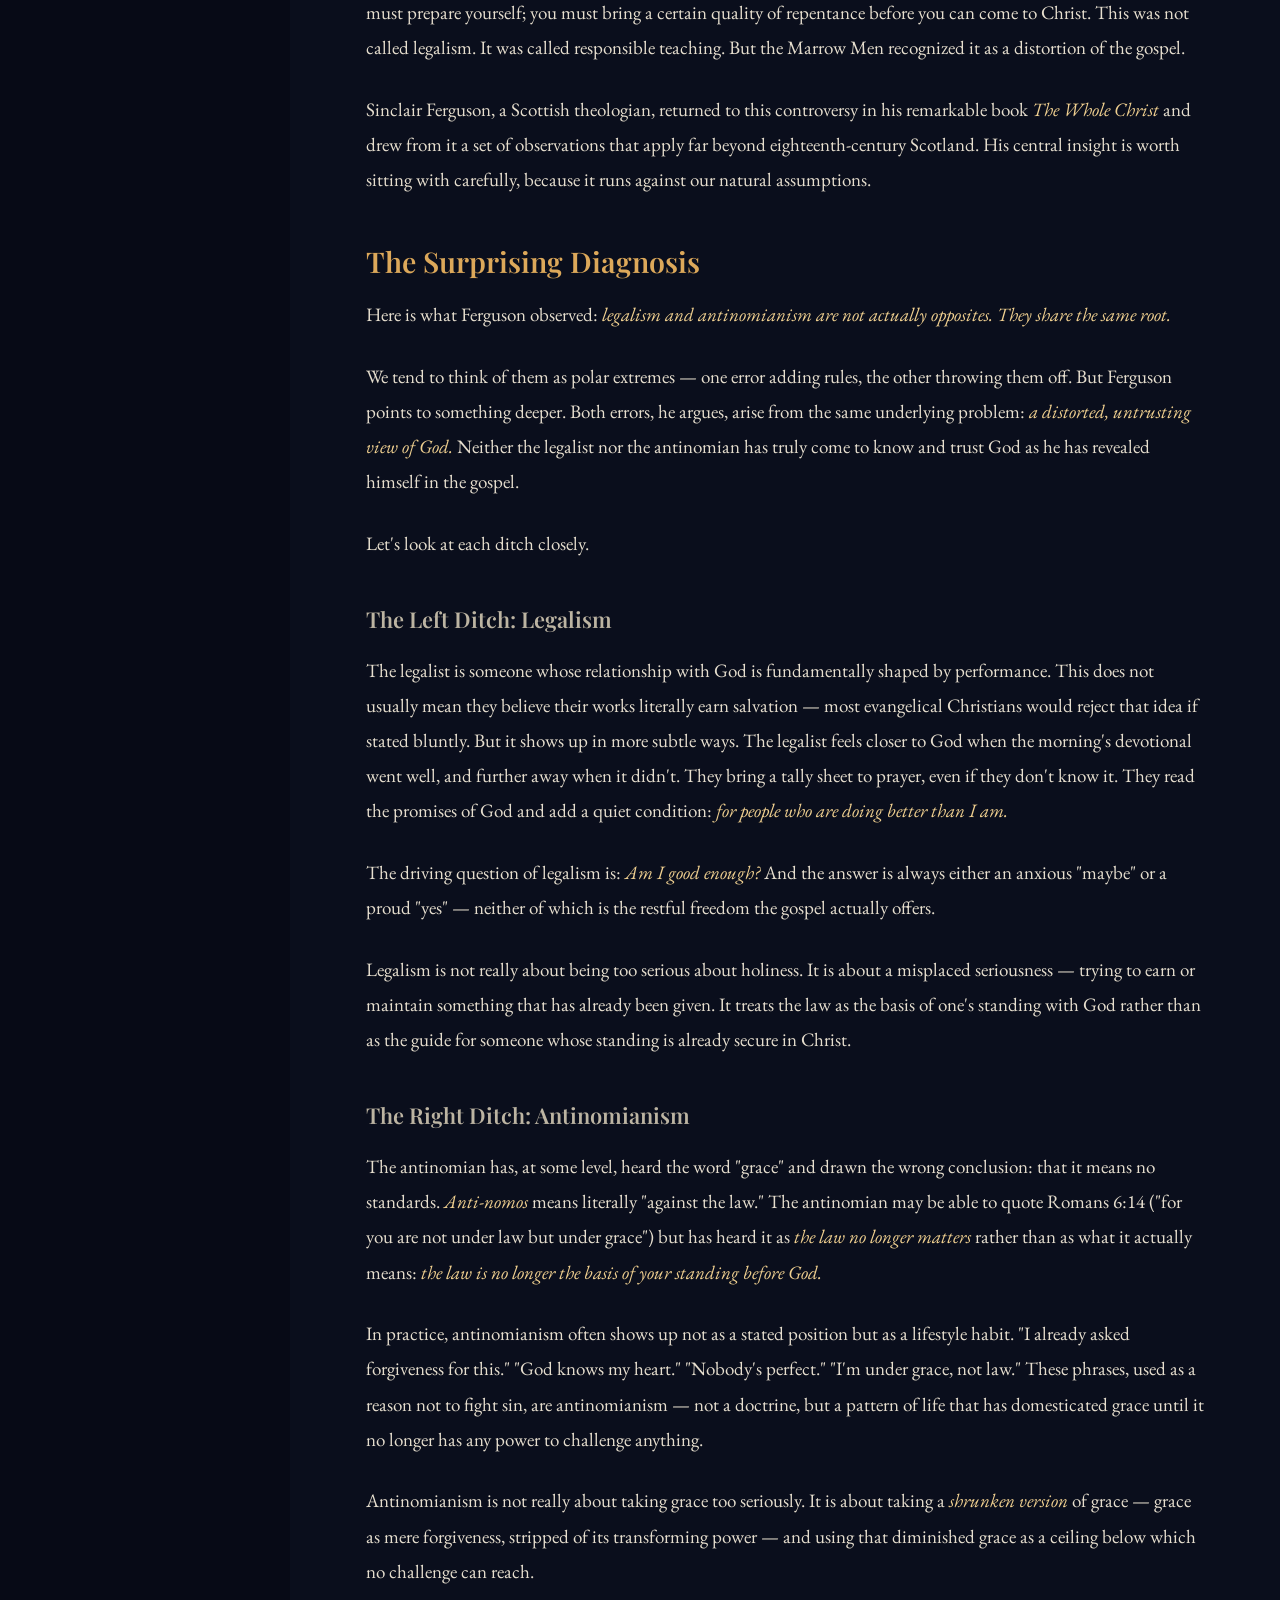
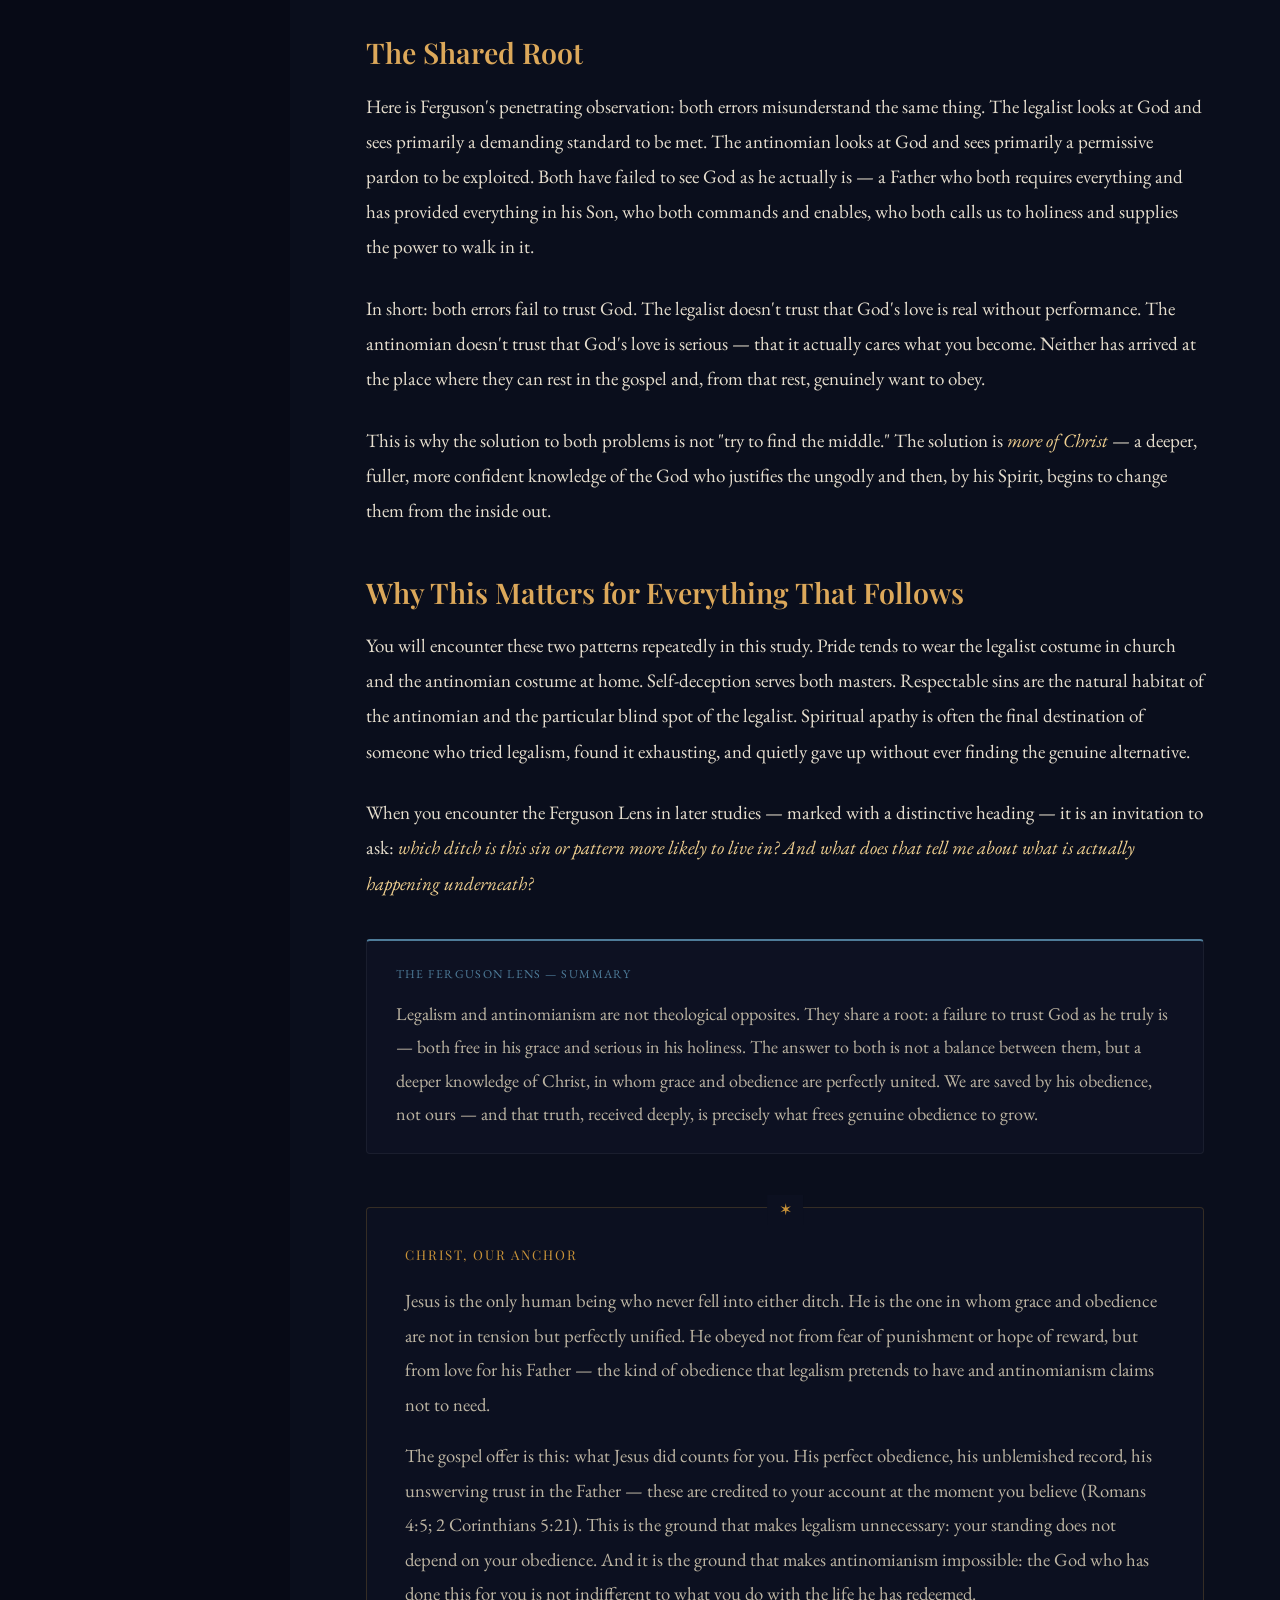
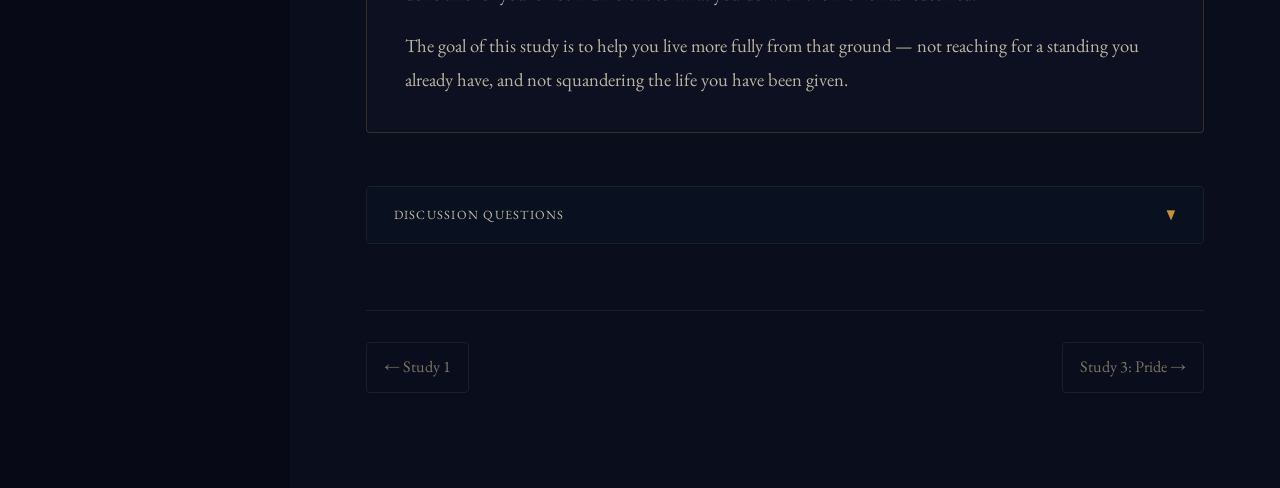
<file: page-02-two-ditches.html>
<!DOCTYPE html>
<html lang="en">
<head>
<meta charset="UTF-8">
<meta name="viewport" content="width=device-width, initial-scale=1.0">
<title>Study 2: The Two Ditches | The Watchman's Warning</title>
<link rel="stylesheet" href="styles.css">
</head>
<body>
<div class="site-wrapper">
  <aside class="sidebar" id="sidebar"></aside>
  <div class="sidebar-overlay" id="sidebar-overlay"></div>

  <main class="main-content">
    <div class="page-header">
      <span class="page-label">Study 2</span>
      <h1>The Two Ditches</h1>
      <p class="page-subtitle">Legalism, antinomianism, and what lies underneath both</p>
    </div>

    <div class="content-body">

      <blockquote class="scripture">
        <p>"What shall we say then? Are we to continue in sin that grace may abound? By no means! How can we who died to sin still live in it?"</p>
        <span class="scripture-ref">Romans 6:1–2 (ESV)</span>
      </blockquote>

      <blockquote class="scripture">
        <p>"Come to me, all who labor and are heavy laden, and I will give you rest. Take my yoke upon you, and learn from me, for I am gentle and lowly in heart, and you will find rest for your souls."</p>
        <span class="scripture-ref">Matthew 11:28–29 (ESV)</span>
      </blockquote>

      <p class="lede">This study introduces a diagnostic tool that will appear throughout everything that follows. Consider it a pair of lenses — held up not to accuse but to help us see ourselves more clearly, so we can understand the patterns beneath the surface of our spiritual lives.</p>

      <h2>A Road With Two Ditches</h2>

      <p>Imagine a road through the middle of Christian experience. The road runs between two ditches. The ditches have names: <em>legalism</em> on the left, <em>antinomianism</em> on the right. Both look, from a distance, like they might be roads. Both are, in fact, places where people get stuck and sometimes badly hurt.</p>

      <p>These two errors are ancient. They have been the church's recurring temptations in every generation. They appear not only as theological positions but as moods, habits, and patterns of life that most of us fall into without ever consciously choosing them. Understanding them — really understanding them, not just learning the vocabulary — is one of the most practically useful things a Christian can do.</p>

      <h2>A Controversy in Old Scotland</h2>

      <p>In the early eighteenth century, a controversy erupted in the Church of Scotland that would eventually yield one of the most helpful frameworks for diagnosing these errors. A small book called <em>The Marrow of Modern Divinity</em> — originally written in the seventeenth century — was republished and began circulating among Scottish ministers. A group of pastors, later called the "Marrow Men," saw in it a valuable corrective to something they thought was quietly going wrong in their church.</p>

      <p>What was going wrong? The church's official leadership had become suspicious that the emphasis on free grace — the gospel offer held out freely to all people — was too dangerous. If you told everyone that salvation was freely available without conditions, wouldn't people just abuse it? Wouldn't they hear "free grace" and think they could live however they liked? So the church began adding subtle conditions: you must show signs of worthiness; you must prepare yourself; you must bring a certain quality of repentance before you can come to Christ. This was not called legalism. It was called responsible teaching. But the Marrow Men recognized it as a distortion of the gospel.</p>

      <p>Sinclair Ferguson, a Scottish theologian, returned to this controversy in his remarkable book <em>The Whole Christ</em> and drew from it a set of observations that apply far beyond eighteenth-century Scotland. His central insight is worth sitting with carefully, because it runs against our natural assumptions.</p>

      <h2>The Surprising Diagnosis</h2>

      <p>Here is what Ferguson observed: <em>legalism and antinomianism are not actually opposites. They share the same root.</em></p>

      <p>We tend to think of them as polar extremes — one error adding rules, the other throwing them off. But Ferguson points to something deeper. Both errors, he argues, arise from the same underlying problem: <em>a distorted, untrusting view of God.</em> Neither the legalist nor the antinomian has truly come to know and trust God as he has revealed himself in the gospel.</p>

      <p>Let's look at each ditch closely.</p>

      <h3>The Left Ditch: Legalism</h3>

      <p>The legalist is someone whose relationship with God is fundamentally shaped by performance. This does not usually mean they believe their works literally earn salvation — most evangelical Christians would reject that idea if stated bluntly. But it shows up in more subtle ways. The legalist feels closer to God when the morning's devotional went well, and further away when it didn't. They bring a tally sheet to prayer, even if they don't know it. They read the promises of God and add a quiet condition: <em>for people who are doing better than I am.</em></p>

      <p>The driving question of legalism is: <em>Am I good enough?</em> And the answer is always either an anxious "maybe" or a proud "yes" — neither of which is the restful freedom the gospel actually offers.</p>

      <p>Legalism is not really about being too serious about holiness. It is about a misplaced seriousness — trying to earn or maintain something that has already been given. It treats the law as the basis of one's standing with God rather than as the guide for someone whose standing is already secure in Christ.</p>

      <h3>The Right Ditch: Antinomianism</h3>

      <p>The antinomian has, at some level, heard the word "grace" and drawn the wrong conclusion: that it means no standards. <em>Anti-nomos</em> means literally "against the law." The antinomian may be able to quote Romans 6:14 ("for you are not under law but under grace") but has heard it as <em>the law no longer matters</em> rather than as what it actually means: <em>the law is no longer the basis of your standing before God.</em></p>

      <p>In practice, antinomianism often shows up not as a stated position but as a lifestyle habit. "I already asked forgiveness for this." "God knows my heart." "Nobody's perfect." "I'm under grace, not law." These phrases, used as a reason not to fight sin, are antinomianism — not a doctrine, but a pattern of life that has domesticated grace until it no longer has any power to challenge anything.</p>

      <p>Antinomianism is not really about taking grace too seriously. It is about taking a <em>shrunken version</em> of grace — grace as mere forgiveness, stripped of its transforming power — and using that diminished grace as a ceiling below which no challenge can reach.</p>

      <h2>The Shared Root</h2>

      <p>Here is Ferguson's penetrating observation: both errors misunderstand the same thing. The legalist looks at God and sees primarily a demanding standard to be met. The antinomian looks at God and sees primarily a permissive pardon to be exploited. Both have failed to see God as he actually is — a Father who both requires everything and has provided everything in his Son, who both commands and enables, who both calls us to holiness and supplies the power to walk in it.</p>

      <p>In short: both errors fail to trust God. The legalist doesn't trust that God's love is real without performance. The antinomian doesn't trust that God's love is serious — that it actually cares what you become. Neither has arrived at the place where they can rest in the gospel and, from that rest, genuinely want to obey.</p>

      <p>This is why the solution to both problems is not "try to find the middle." The solution is <em>more of Christ</em> — a deeper, fuller, more confident knowledge of the God who justifies the ungodly and then, by his Spirit, begins to change them from the inside out.</p>

      <h2>Why This Matters for Everything That Follows</h2>

      <p>You will encounter these two patterns repeatedly in this study. Pride tends to wear the legalist costume in church and the antinomian costume at home. Self-deception serves both masters. Respectable sins are the natural habitat of the antinomian and the particular blind spot of the legalist. Spiritual apathy is often the final destination of someone who tried legalism, found it exhausting, and quietly gave up without ever finding the genuine alternative.</p>

      <p>When you encounter the Ferguson Lens in later studies — marked with a distinctive heading — it is an invitation to ask: <em>which ditch is this sin or pattern more likely to live in? And what does that tell me about what is actually happening underneath?</em></p>

      <div class="ferguson-lens">
        <span class="lens-label">The Ferguson Lens — Summary</span>
        <p>Legalism and antinomianism are not theological opposites. They share a root: a failure to trust God as he truly is — both free in his grace and serious in his holiness. The answer to both is not a balance between them, but a deeper knowledge of Christ, in whom grace and obedience are perfectly united. We are saved by his obedience, not ours — and that truth, received deeply, is precisely what frees genuine obedience to grow.</p>
      </div>

    </div>

    <div class="christ-anchor">
      <h3>Christ, Our Anchor</h3>
      <p>Jesus is the only human being who never fell into either ditch. He is the one in whom grace and obedience are not in tension but perfectly unified. He obeyed not from fear of punishment or hope of reward, but from love for his Father — the kind of obedience that legalism pretends to have and antinomianism claims not to need.</p>
      <p>The gospel offer is this: what Jesus did counts for you. His perfect obedience, his unblemished record, his unswerving trust in the Father — these are credited to your account at the moment you believe (Romans 4:5; 2 Corinthians 5:21). This is the ground that makes legalism unnecessary: your standing does not depend on your obedience. And it is the ground that makes antinomianism impossible: the God who has done this for you is not indifferent to what you do with the life he has redeemed.</p>
      <p>The goal of this study is to help you live more fully from that ground — not reaching for a standing you already have, and not squandering the life you have been given.</p>
    </div>

    <div class="discussion-section">
      <button class="discussion-toggle">
        <span class="toggle-label">Discussion Questions</span>
        <span class="toggle-arrow">&#9660;</span>
      </button>
      <div class="discussion-content">
        <ol>
          <li>If you had to honestly assess your default tendency, do you lean more toward the legalist ditch or the antinomian one? What does that look like in your daily life — not as a theological position, but as a felt pattern?</li>
          <li>The study says that legalism and antinomianism both fail because neither truly trusts God as he is. Does that framing surprise you? How does it change your understanding of either error?</li>
          <li>Can you think of phrases or habits in your own spiritual life that might be functioning as antinomianism without being called that? ("God knows my heart." "Nobody's perfect." And so on.)</li>
          <li>What would it look like to obey God not out of fear or habit, but from genuine love and trust? Does that feel attainable, or distant? Why?</li>
          <li>The study says the answer to both ditches is "more of Christ — a deeper, fuller knowledge." What would it take to pursue that this week, practically?</li>
        </ol>
      </div>
    </div>

    <div class="page-nav">
      <a href="page-01-watchmans-call.html">&#8592; Study 1</a>
      <a href="page-03-pride.html">Study 3: Pride &#8594;</a>
    </div>
  </main>
</div>

<button class="sidebar-toggle" id="sidebar-toggle" aria-label="Toggle navigation">&#9776;</button>
<script src="nav.js"></script>
<script>buildNav('page-02');</script>
</body>
</html>
</file>
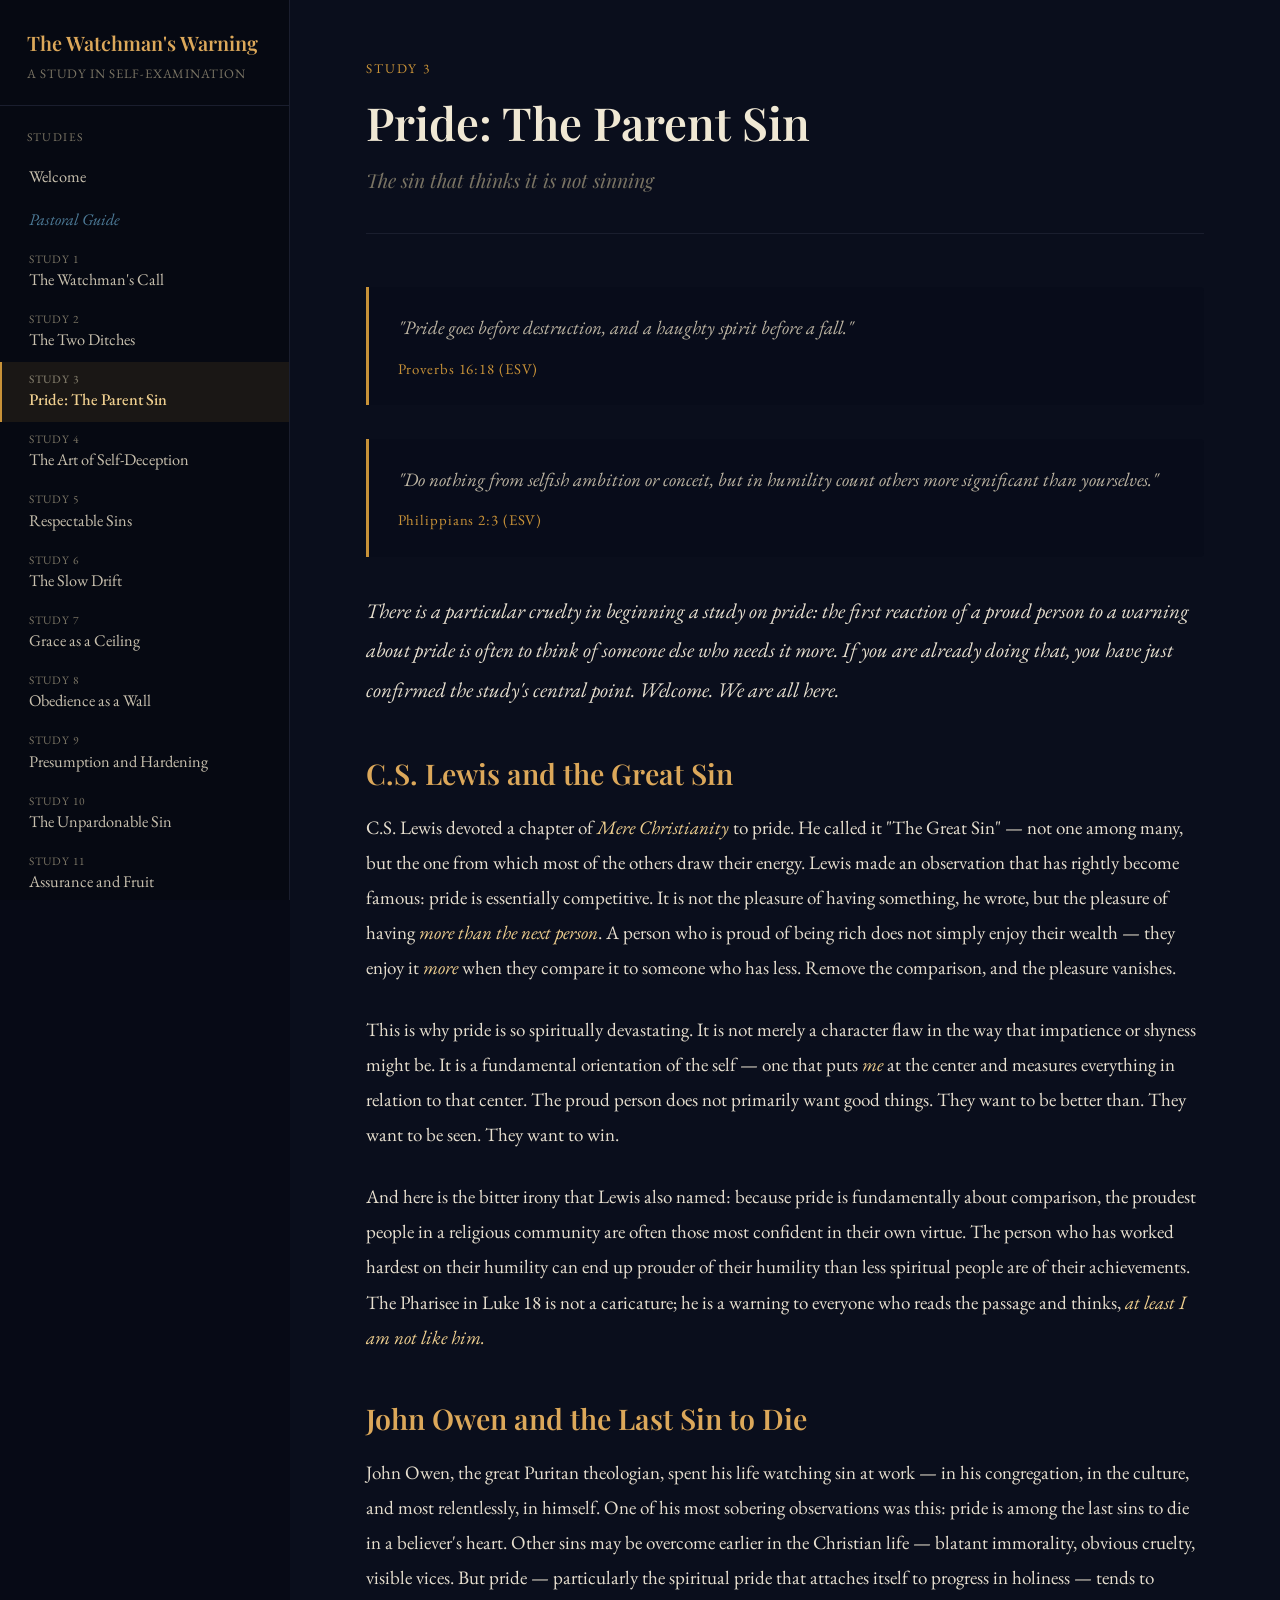
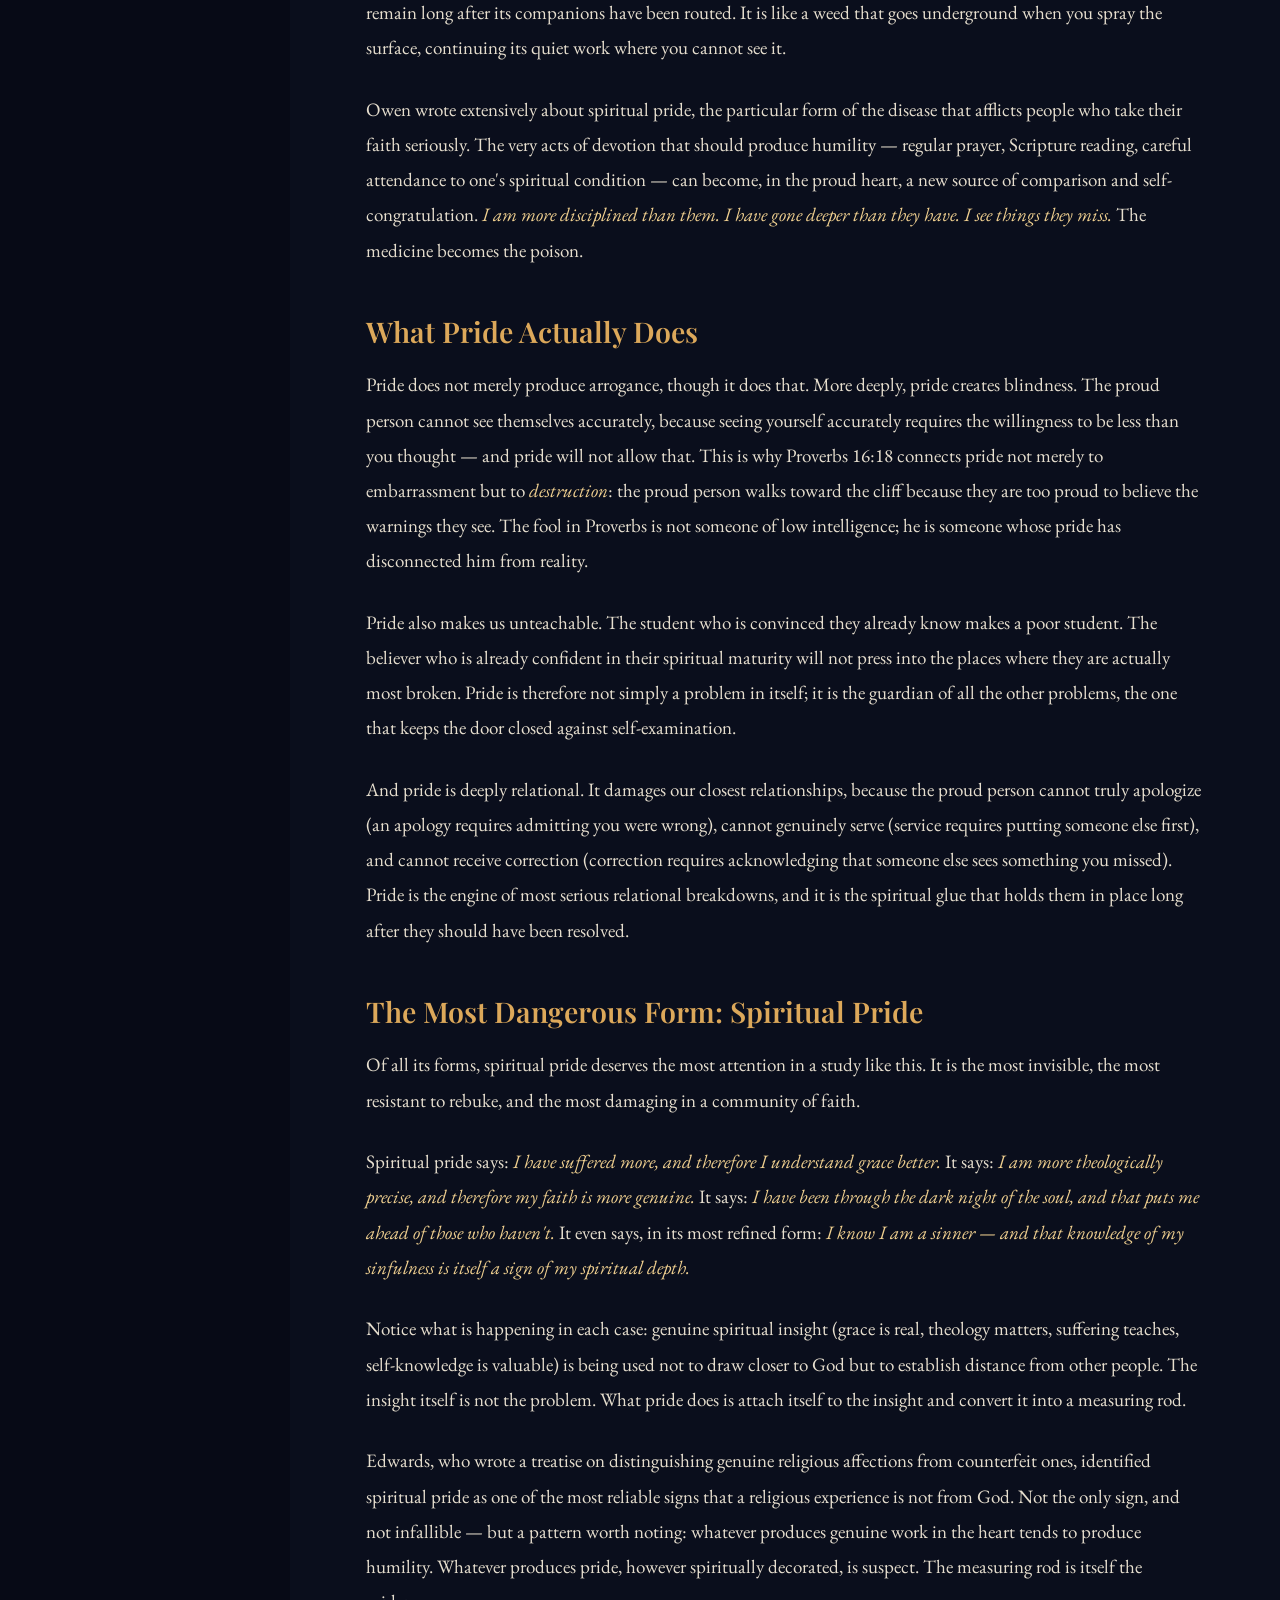
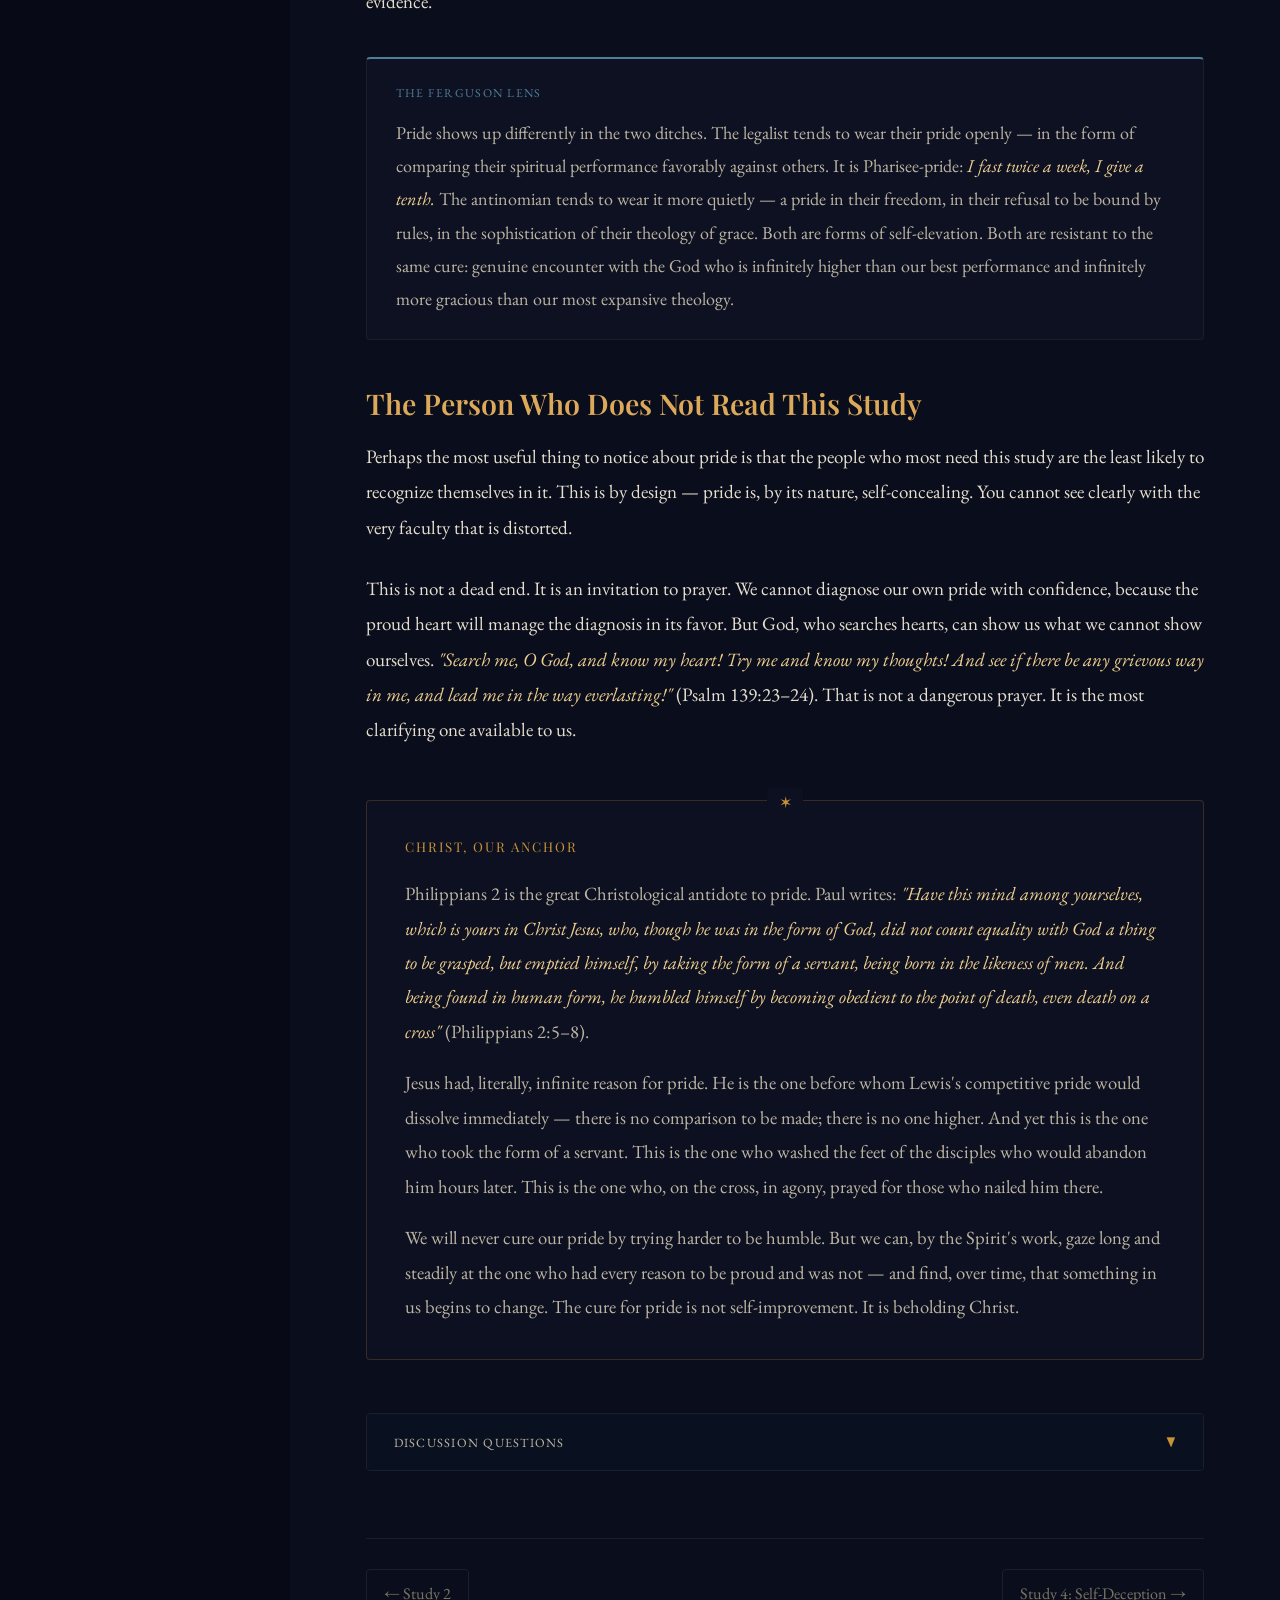
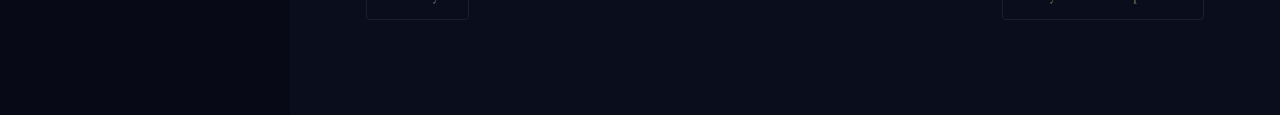
<file: page-03-pride.html>
<!DOCTYPE html>
<html lang="en">
<head>
<meta charset="UTF-8">
<meta name="viewport" content="width=device-width, initial-scale=1.0">
<title>Study 3: Pride — The Parent Sin | The Watchman's Warning</title>
<link rel="stylesheet" href="styles.css">
</head>
<body>
<div class="site-wrapper">
  <aside class="sidebar" id="sidebar"></aside>
  <div class="sidebar-overlay" id="sidebar-overlay"></div>

  <main class="main-content">
    <div class="page-header">
      <span class="page-label">Study 3</span>
      <h1>Pride: The Parent Sin</h1>
      <p class="page-subtitle">The sin that thinks it is not sinning</p>
    </div>

    <div class="content-body">

      <blockquote class="scripture">
        <p>"Pride goes before destruction, and a haughty spirit before a fall."</p>
        <span class="scripture-ref">Proverbs 16:18 (ESV)</span>
      </blockquote>

      <blockquote class="scripture">
        <p>"Do nothing from selfish ambition or conceit, but in humility count others more significant than yourselves."</p>
        <span class="scripture-ref">Philippians 2:3 (ESV)</span>
      </blockquote>

      <p class="lede">There is a particular cruelty in beginning a study on pride: the first reaction of a proud person to a warning about pride is often to think of someone else who needs it more. If you are already doing that, you have just confirmed the study's central point. Welcome. We are all here.</p>

      <h2>C.S. Lewis and the Great Sin</h2>

      <p>C.S. Lewis devoted a chapter of <em>Mere Christianity</em> to pride. He called it "The Great Sin" — not one among many, but the one from which most of the others draw their energy. Lewis made an observation that has rightly become famous: pride is essentially competitive. It is not the pleasure of having something, he wrote, but the pleasure of having <em>more than the next person</em>. A person who is proud of being rich does not simply enjoy their wealth — they enjoy it <em>more</em> when they compare it to someone who has less. Remove the comparison, and the pleasure vanishes.</p>

      <p>This is why pride is so spiritually devastating. It is not merely a character flaw in the way that impatience or shyness might be. It is a fundamental orientation of the self — one that puts <em>me</em> at the center and measures everything in relation to that center. The proud person does not primarily want good things. They want to be better than. They want to be seen. They want to win.</p>

      <p>And here is the bitter irony that Lewis also named: because pride is fundamentally about comparison, the proudest people in a religious community are often those most confident in their own virtue. The person who has worked hardest on their humility can end up prouder of their humility than less spiritual people are of their achievements. The Pharisee in Luke 18 is not a caricature; he is a warning to everyone who reads the passage and thinks, <em>at least I am not like him.</em></p>

      <h2>John Owen and the Last Sin to Die</h2>

      <p>John Owen, the great Puritan theologian, spent his life watching sin at work — in his congregation, in the culture, and most relentlessly, in himself. One of his most sobering observations was this: pride is among the last sins to die in a believer's heart. Other sins may be overcome earlier in the Christian life — blatant immorality, obvious cruelty, visible vices. But pride — particularly the spiritual pride that attaches itself to progress in holiness — tends to remain long after its companions have been routed. It is like a weed that goes underground when you spray the surface, continuing its quiet work where you cannot see it.</p>

      <p>Owen wrote extensively about spiritual pride, the particular form of the disease that afflicts people who take their faith seriously. The very acts of devotion that should produce humility — regular prayer, Scripture reading, careful attendance to one's spiritual condition — can become, in the proud heart, a new source of comparison and self-congratulation. <em>I am more disciplined than them. I have gone deeper than they have. I see things they miss.</em> The medicine becomes the poison.</p>

      <h2>What Pride Actually Does</h2>

      <p>Pride does not merely produce arrogance, though it does that. More deeply, pride creates blindness. The proud person cannot see themselves accurately, because seeing yourself accurately requires the willingness to be less than you thought — and pride will not allow that. This is why Proverbs 16:18 connects pride not merely to embarrassment but to <em>destruction</em>: the proud person walks toward the cliff because they are too proud to believe the warnings they see. The fool in Proverbs is not someone of low intelligence; he is someone whose pride has disconnected him from reality.</p>

      <p>Pride also makes us unteachable. The student who is convinced they already know makes a poor student. The believer who is already confident in their spiritual maturity will not press into the places where they are actually most broken. Pride is therefore not simply a problem in itself; it is the guardian of all the other problems, the one that keeps the door closed against self-examination.</p>

      <p>And pride is deeply relational. It damages our closest relationships, because the proud person cannot truly apologize (an apology requires admitting you were wrong), cannot genuinely serve (service requires putting someone else first), and cannot receive correction (correction requires acknowledging that someone else sees something you missed). Pride is the engine of most serious relational breakdowns, and it is the spiritual glue that holds them in place long after they should have been resolved.</p>

      <h2>The Most Dangerous Form: Spiritual Pride</h2>

      <p>Of all its forms, spiritual pride deserves the most attention in a study like this. It is the most invisible, the most resistant to rebuke, and the most damaging in a community of faith.</p>

      <p>Spiritual pride says: <em>I have suffered more, and therefore I understand grace better.</em> It says: <em>I am more theologically precise, and therefore my faith is more genuine.</em> It says: <em>I have been through the dark night of the soul, and that puts me ahead of those who haven't.</em> It even says, in its most refined form: <em>I know I am a sinner — and that knowledge of my sinfulness is itself a sign of my spiritual depth.</em></p>

      <p>Notice what is happening in each case: genuine spiritual insight (grace is real, theology matters, suffering teaches, self-knowledge is valuable) is being used not to draw closer to God but to establish distance from other people. The insight itself is not the problem. What pride does is attach itself to the insight and convert it into a measuring rod.</p>

      <p>Edwards, who wrote a treatise on distinguishing genuine religious affections from counterfeit ones, identified spiritual pride as one of the most reliable signs that a religious experience is not from God. Not the only sign, and not infallible — but a pattern worth noting: whatever produces genuine work in the heart tends to produce humility. Whatever produces pride, however spiritually decorated, is suspect. The measuring rod is itself the evidence.</p>

      <div class="ferguson-lens">
        <span class="lens-label">The Ferguson Lens</span>
        <p>Pride shows up differently in the two ditches. The legalist tends to wear their pride openly — in the form of comparing their spiritual performance favorably against others. It is Pharisee-pride: <em>I fast twice a week, I give a tenth.</em> The antinomian tends to wear it more quietly — a pride in their freedom, in their refusal to be bound by rules, in the sophistication of their theology of grace. Both are forms of self-elevation. Both are resistant to the same cure: genuine encounter with the God who is infinitely higher than our best performance and infinitely more gracious than our most expansive theology.</p>
      </div>

      <h2>The Person Who Does Not Read This Study</h2>

      <p>Perhaps the most useful thing to notice about pride is that the people who most need this study are the least likely to recognize themselves in it. This is by design — pride is, by its nature, self-concealing. You cannot see clearly with the very faculty that is distorted.</p>

      <p>This is not a dead end. It is an invitation to prayer. We cannot diagnose our own pride with confidence, because the proud heart will manage the diagnosis in its favor. But God, who searches hearts, can show us what we cannot show ourselves. <em>"Search me, O God, and know my heart! Try me and know my thoughts! And see if there be any grievous way in me, and lead me in the way everlasting!"</em> (Psalm 139:23–24). That is not a dangerous prayer. It is the most clarifying one available to us.</p>

    </div>

    <div class="christ-anchor">
      <h3>Christ, Our Anchor</h3>
      <p>Philippians 2 is the great Christological antidote to pride. Paul writes: <em>"Have this mind among yourselves, which is yours in Christ Jesus, who, though he was in the form of God, did not count equality with God a thing to be grasped, but emptied himself, by taking the form of a servant, being born in the likeness of men. And being found in human form, he humbled himself by becoming obedient to the point of death, even death on a cross"</em> (Philippians 2:5–8).</p>
      <p>Jesus had, literally, infinite reason for pride. He is the one before whom Lewis's competitive pride would dissolve immediately — there is no comparison to be made; there is no one higher. And yet this is the one who took the form of a servant. This is the one who washed the feet of the disciples who would abandon him hours later. This is the one who, on the cross, in agony, prayed for those who nailed him there.</p>
      <p>We will never cure our pride by trying harder to be humble. But we can, by the Spirit's work, gaze long and steadily at the one who had every reason to be proud and was not — and find, over time, that something in us begins to change. The cure for pride is not self-improvement. It is beholding Christ.</p>
    </div>

    <div class="discussion-section">
      <button class="discussion-toggle">
        <span class="toggle-label">Discussion Questions</span>
        <span class="toggle-arrow">&#9660;</span>
      </button>
      <div class="discussion-content">
        <ol>
          <li>Lewis says pride is essentially competitive — it requires comparison. Can you identify an area of your life where this is true for you? Where do you tend to measure yourself against others?</li>
          <li>Owen says pride is one of the last sins to die in a believer. Does that match your experience? Where have you seen spiritual growth apparently produce spiritual pride rather than humility?</li>
          <li>The study describes "spiritual pride" — using genuine spiritual insight as a measuring rod against others. Have you experienced this, either in yourself or directed at you? What does it feel like from both sides?</li>
          <li>The study says you cannot reliably diagnose your own pride, and suggests prayer as the response. How does it sit with you to ask God to show you what you cannot see in yourself? Is there resistance to that prayer? What does the resistance say?</li>
          <li>Philippians 2 holds up Christ's humility as both example and transformation. What is the difference between trying harder to be humble and "beholding Christ" until humility grows? What would the second approach look like in practice?</li>
        </ol>
      </div>
    </div>

    <div class="page-nav">
      <a href="page-02-two-ditches.html">&#8592; Study 2</a>
      <a href="page-04-self-deception.html">Study 4: Self-Deception &#8594;</a>
    </div>
  </main>
</div>

<button class="sidebar-toggle" id="sidebar-toggle" aria-label="Toggle navigation">&#9776;</button>
<script src="nav.js"></script>
<script>buildNav('page-03');</script>
</body>
</html>
</file>
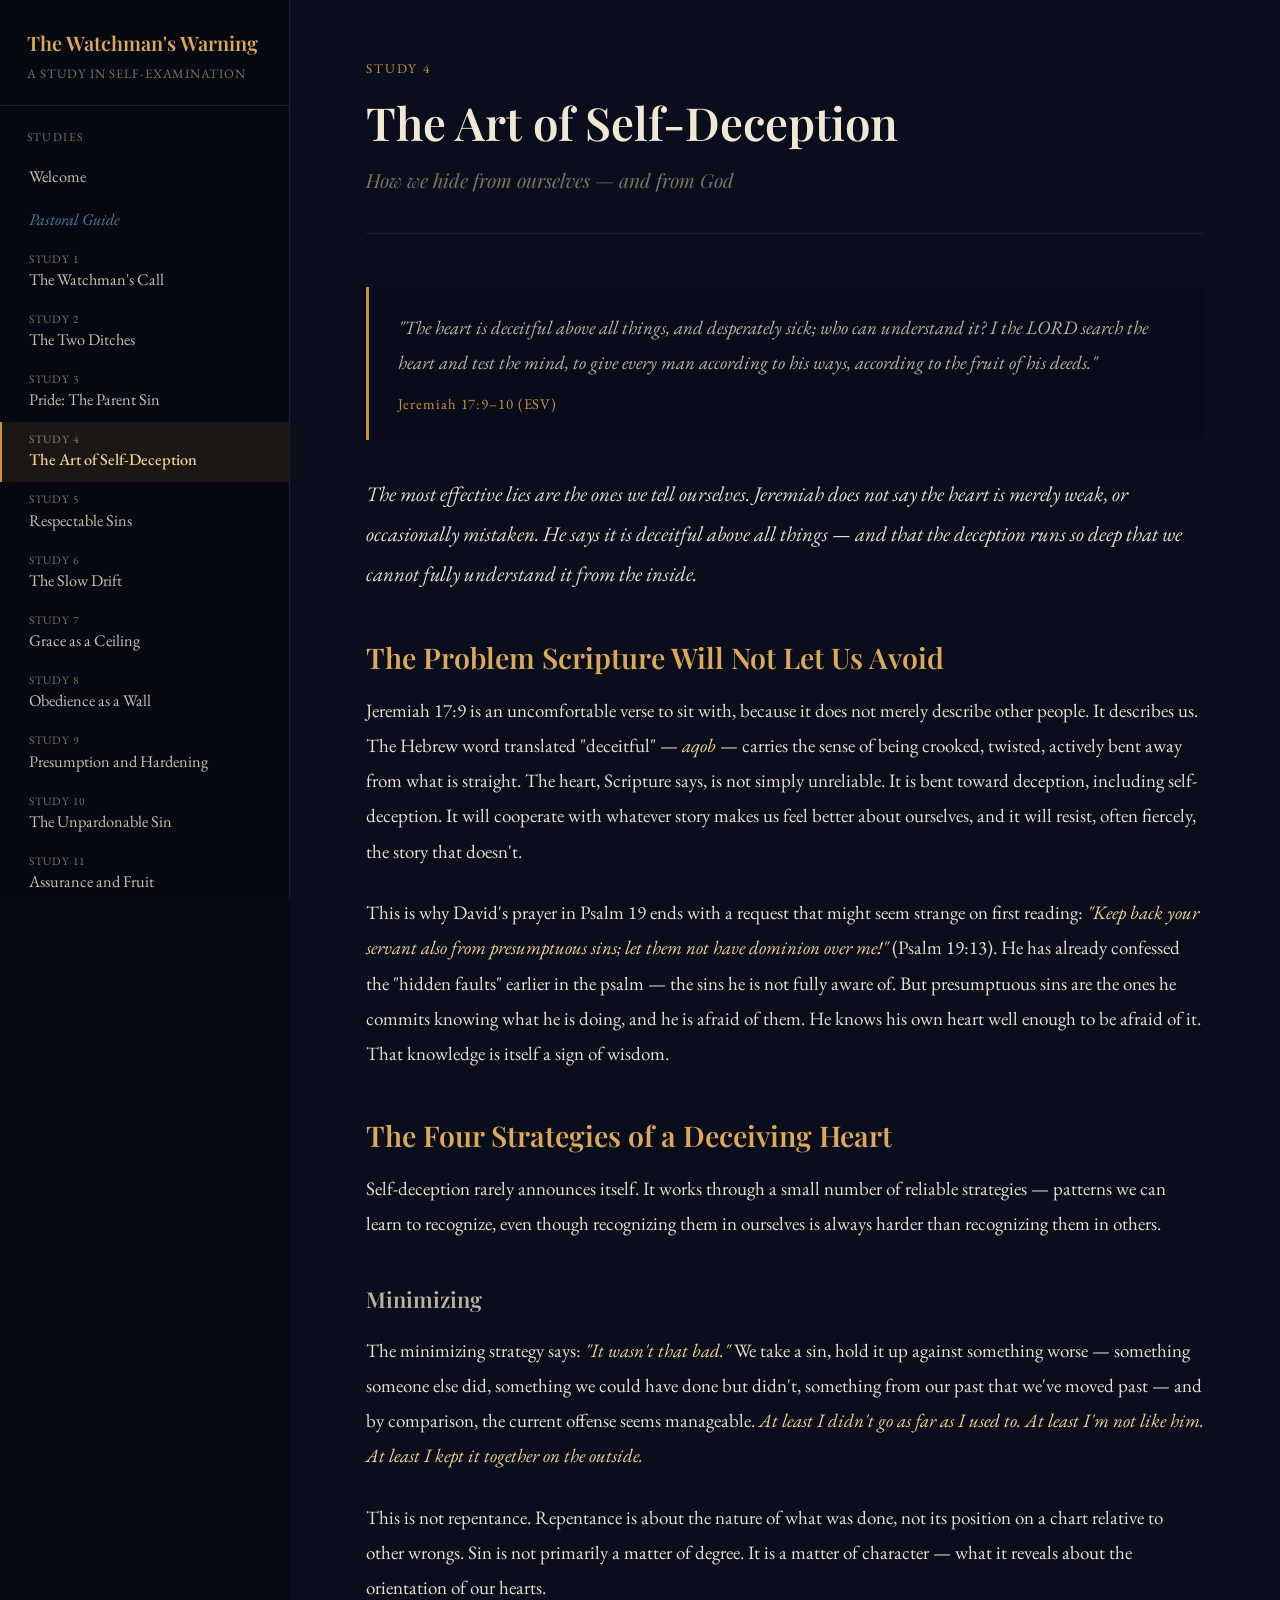
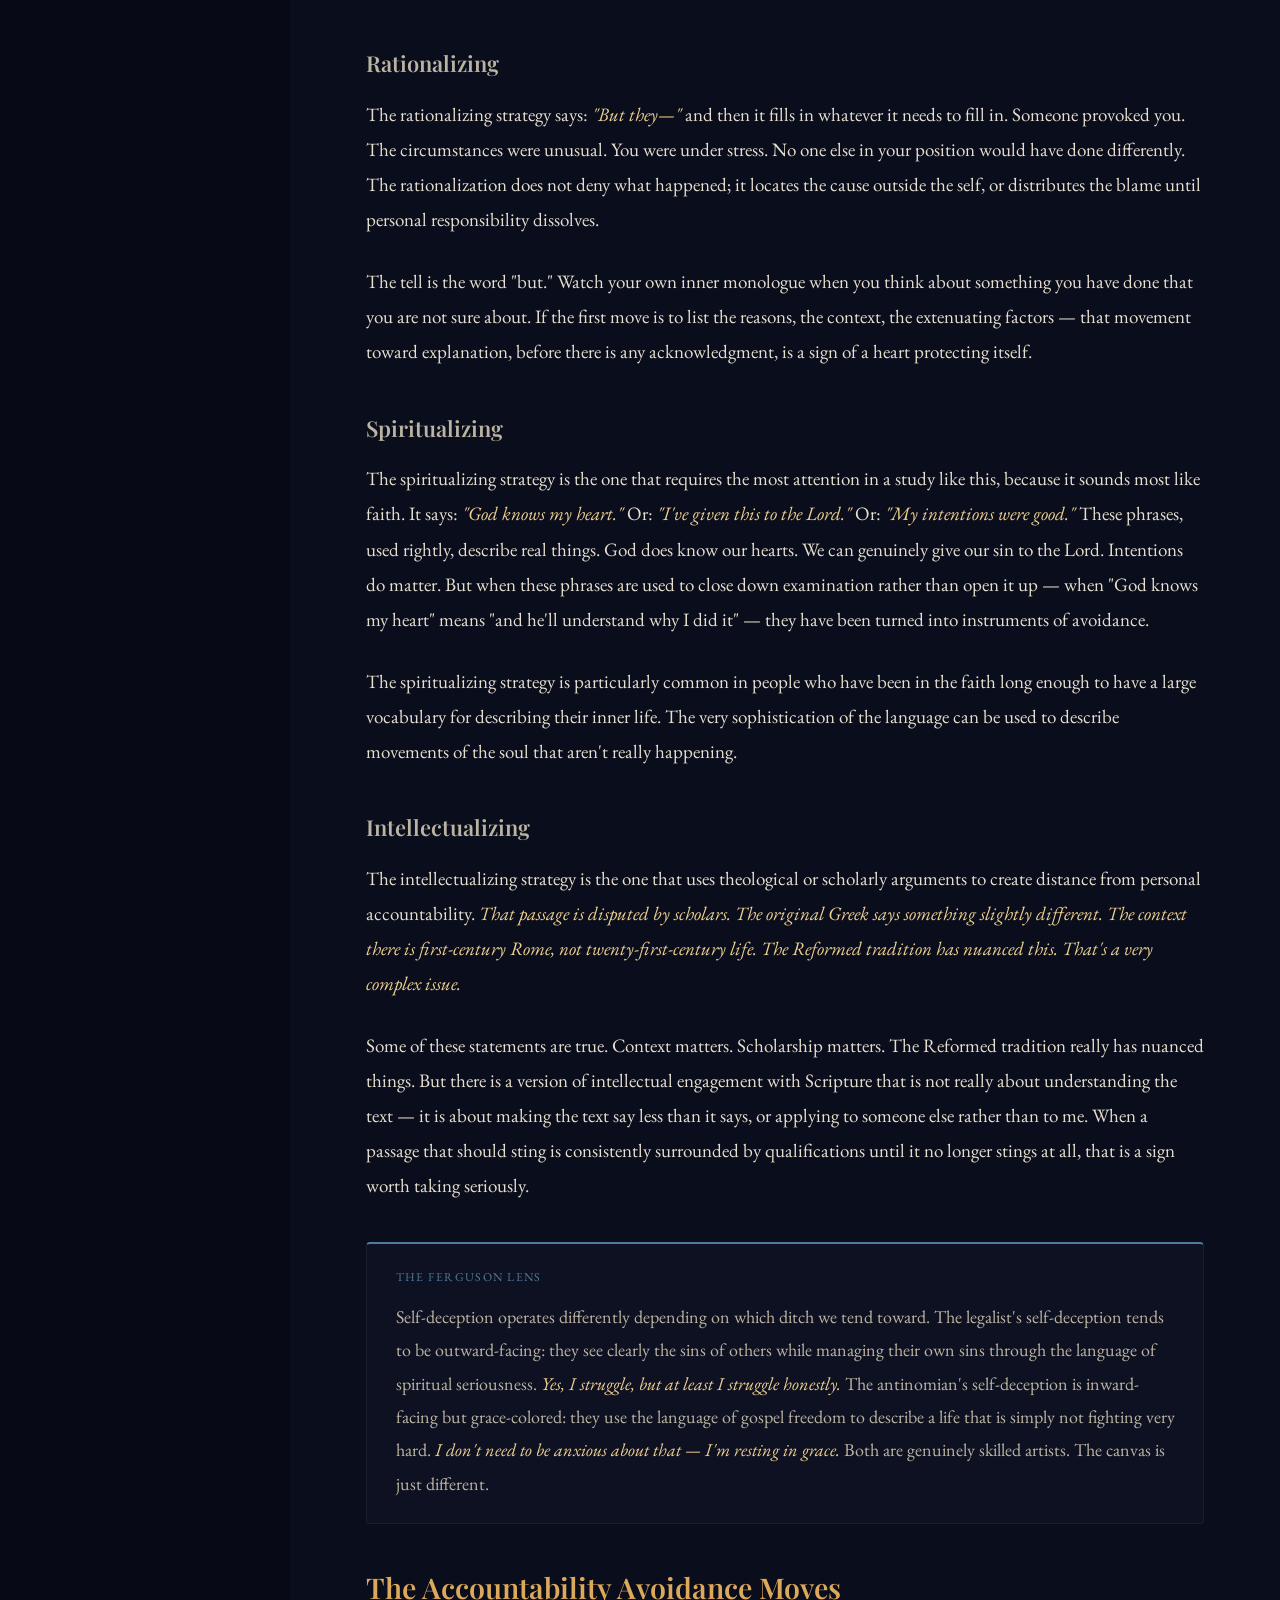
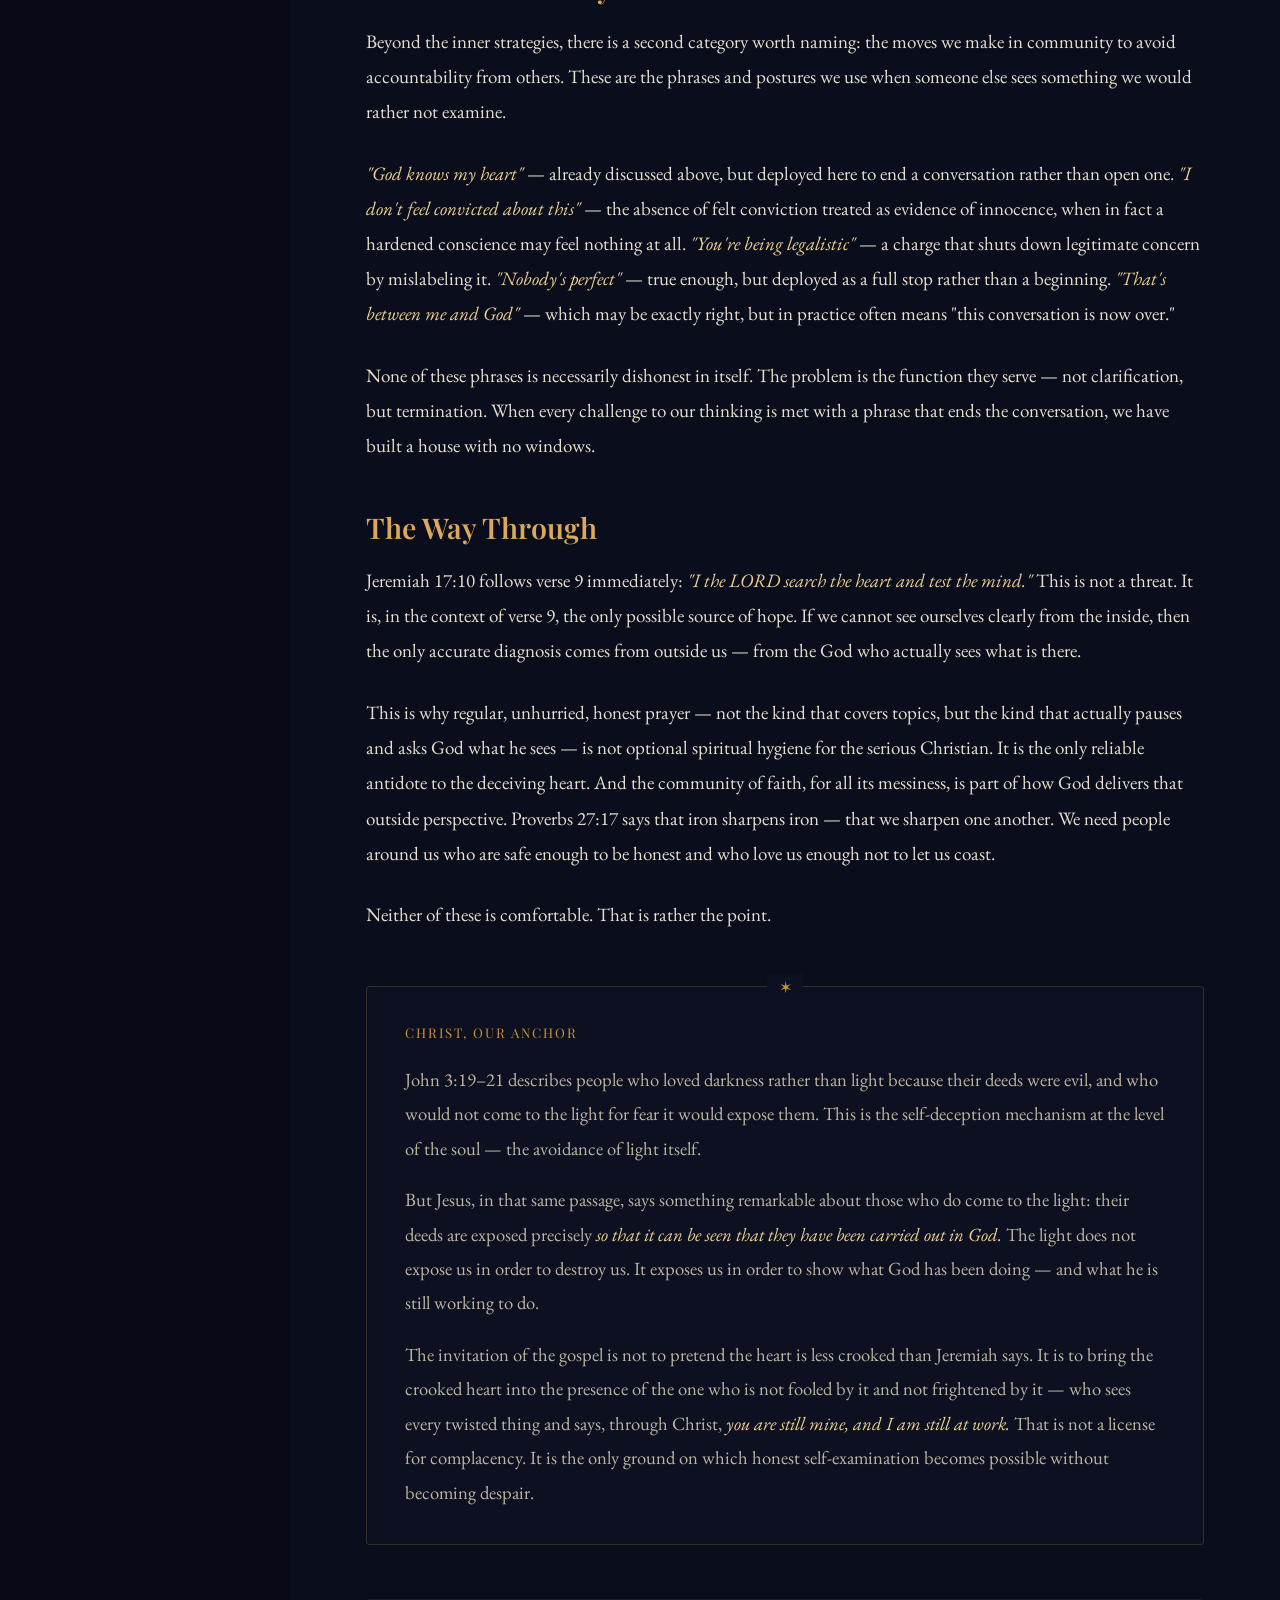
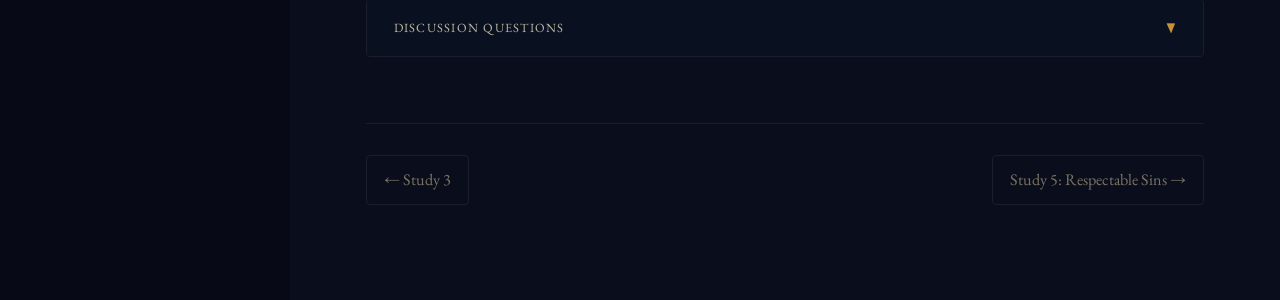
<file: page-04-self-deception.html>
<!DOCTYPE html>
<html lang="en">
<head>
<meta charset="UTF-8">
<meta name="viewport" content="width=device-width, initial-scale=1.0">
<title>Study 4: The Art of Self-Deception | The Watchman's Warning</title>
<link rel="stylesheet" href="styles.css">
</head>
<body>
<div class="site-wrapper">
  <aside class="sidebar" id="sidebar"></aside>
  <div class="sidebar-overlay" id="sidebar-overlay"></div>

  <main class="main-content">
    <div class="page-header">
      <span class="page-label">Study 4</span>
      <h1>The Art of Self-Deception</h1>
      <p class="page-subtitle">How we hide from ourselves — and from God</p>
    </div>

    <div class="content-body">

      <blockquote class="scripture">
        <p>"The heart is deceitful above all things, and desperately sick; who can understand it? I the LORD search the heart and test the mind, to give every man according to his ways, according to the fruit of his deeds."</p>
        <span class="scripture-ref">Jeremiah 17:9–10 (ESV)</span>
      </blockquote>

      <p class="lede">The most effective lies are the ones we tell ourselves. Jeremiah does not say the heart is merely weak, or occasionally mistaken. He says it is deceitful above all things — and that the deception runs so deep that we cannot fully understand it from the inside.</p>

      <h2>The Problem Scripture Will Not Let Us Avoid</h2>

      <p>Jeremiah 17:9 is an uncomfortable verse to sit with, because it does not merely describe other people. It describes us. The Hebrew word translated "deceitful" — <em>aqob</em> — carries the sense of being crooked, twisted, actively bent away from what is straight. The heart, Scripture says, is not simply unreliable. It is bent toward deception, including self-deception. It will cooperate with whatever story makes us feel better about ourselves, and it will resist, often fiercely, the story that doesn't.</p>

      <p>This is why David's prayer in Psalm 19 ends with a request that might seem strange on first reading: <em>"Keep back your servant also from presumptuous sins; let them not have dominion over me!"</em> (Psalm 19:13). He has already confessed the "hidden faults" earlier in the psalm — the sins he is not fully aware of. But presumptuous sins are the ones he commits knowing what he is doing, and he is afraid of them. He knows his own heart well enough to be afraid of it. That knowledge is itself a sign of wisdom.</p>

      <h2>The Four Strategies of a Deceiving Heart</h2>

      <p>Self-deception rarely announces itself. It works through a small number of reliable strategies — patterns we can learn to recognize, even though recognizing them in ourselves is always harder than recognizing them in others.</p>

      <h3>Minimizing</h3>

      <p>The minimizing strategy says: <em>"It wasn't that bad."</em> We take a sin, hold it up against something worse — something someone else did, something we could have done but didn't, something from our past that we've moved past — and by comparison, the current offense seems manageable. <em>At least I didn't go as far as I used to. At least I'm not like him. At least I kept it together on the outside.</em></p>

      <p>This is not repentance. Repentance is about the nature of what was done, not its position on a chart relative to other wrongs. Sin is not primarily a matter of degree. It is a matter of character — what it reveals about the orientation of our hearts.</p>

      <h3>Rationalizing</h3>

      <p>The rationalizing strategy says: <em>"But they—"</em> and then it fills in whatever it needs to fill in. Someone provoked you. The circumstances were unusual. You were under stress. No one else in your position would have done differently. The rationalization does not deny what happened; it locates the cause outside the self, or distributes the blame until personal responsibility dissolves.</p>

      <p>The tell is the word "but." Watch your own inner monologue when you think about something you have done that you are not sure about. If the first move is to list the reasons, the context, the extenuating factors — that movement toward explanation, before there is any acknowledgment, is a sign of a heart protecting itself.</p>

      <h3>Spiritualizing</h3>

      <p>The spiritualizing strategy is the one that requires the most attention in a study like this, because it sounds most like faith. It says: <em>"God knows my heart."</em> Or: <em>"I've given this to the Lord."</em> Or: <em>"My intentions were good."</em> These phrases, used rightly, describe real things. God does know our hearts. We can genuinely give our sin to the Lord. Intentions do matter. But when these phrases are used to close down examination rather than open it up — when "God knows my heart" means "and he'll understand why I did it" — they have been turned into instruments of avoidance.</p>

      <p>The spiritualizing strategy is particularly common in people who have been in the faith long enough to have a large vocabulary for describing their inner life. The very sophistication of the language can be used to describe movements of the soul that aren't really happening.</p>

      <h3>Intellectualizing</h3>

      <p>The intellectualizing strategy is the one that uses theological or scholarly arguments to create distance from personal accountability. <em>That passage is disputed by scholars. The original Greek says something slightly different. The context there is first-century Rome, not twenty-first-century life. The Reformed tradition has nuanced this. That's a very complex issue.</em></p>

      <p>Some of these statements are true. Context matters. Scholarship matters. The Reformed tradition really has nuanced things. But there is a version of intellectual engagement with Scripture that is not really about understanding the text — it is about making the text say less than it says, or applying to someone else rather than to me. When a passage that should sting is consistently surrounded by qualifications until it no longer stings at all, that is a sign worth taking seriously.</p>

      <div class="ferguson-lens">
        <span class="lens-label">The Ferguson Lens</span>
        <p>Self-deception operates differently depending on which ditch we tend toward. The legalist's self-deception tends to be outward-facing: they see clearly the sins of others while managing their own sins through the language of spiritual seriousness. <em>Yes, I struggle, but at least I struggle honestly.</em> The antinomian's self-deception is inward-facing but grace-colored: they use the language of gospel freedom to describe a life that is simply not fighting very hard. <em>I don't need to be anxious about that — I'm resting in grace.</em> Both are genuinely skilled artists. The canvas is just different.</p>
      </div>

      <h2>The Accountability Avoidance Moves</h2>

      <p>Beyond the inner strategies, there is a second category worth naming: the moves we make in community to avoid accountability from others. These are the phrases and postures we use when someone else sees something we would rather not examine.</p>

      <p><em>"God knows my heart"</em> — already discussed above, but deployed here to end a conversation rather than open one. <em>"I don't feel convicted about this"</em> — the absence of felt conviction treated as evidence of innocence, when in fact a hardened conscience may feel nothing at all. <em>"You're being legalistic"</em> — a charge that shuts down legitimate concern by mislabeling it. <em>"Nobody's perfect"</em> — true enough, but deployed as a full stop rather than a beginning. <em>"That's between me and God"</em> — which may be exactly right, but in practice often means "this conversation is now over."</p>

      <p>None of these phrases is necessarily dishonest in itself. The problem is the function they serve — not clarification, but termination. When every challenge to our thinking is met with a phrase that ends the conversation, we have built a house with no windows.</p>

      <h2>The Way Through</h2>

      <p>Jeremiah 17:10 follows verse 9 immediately: <em>"I the LORD search the heart and test the mind."</em> This is not a threat. It is, in the context of verse 9, the only possible source of hope. If we cannot see ourselves clearly from the inside, then the only accurate diagnosis comes from outside us — from the God who actually sees what is there.</p>

      <p>This is why regular, unhurried, honest prayer — not the kind that covers topics, but the kind that actually pauses and asks God what he sees — is not optional spiritual hygiene for the serious Christian. It is the only reliable antidote to the deceiving heart. And the community of faith, for all its messiness, is part of how God delivers that outside perspective. Proverbs 27:17 says that iron sharpens iron — that we sharpen one another. We need people around us who are safe enough to be honest and who love us enough not to let us coast.</p>

      <p>Neither of these is comfortable. That is rather the point.</p>

    </div>

    <div class="christ-anchor">
      <h3>Christ, Our Anchor</h3>
      <p>John 3:19–21 describes people who loved darkness rather than light because their deeds were evil, and who would not come to the light for fear it would expose them. This is the self-deception mechanism at the level of the soul — the avoidance of light itself.</p>
      <p>But Jesus, in that same passage, says something remarkable about those who do come to the light: their deeds are exposed precisely <em>so that it can be seen that they have been carried out in God.</em> The light does not expose us in order to destroy us. It exposes us in order to show what God has been doing — and what he is still working to do.</p>
      <p>The invitation of the gospel is not to pretend the heart is less crooked than Jeremiah says. It is to bring the crooked heart into the presence of the one who is not fooled by it and not frightened by it — who sees every twisted thing and says, through Christ, <em>you are still mine, and I am still at work.</em> That is not a license for complacency. It is the only ground on which honest self-examination becomes possible without becoming despair.</p>
    </div>

    <div class="discussion-section">
      <button class="discussion-toggle">
        <span class="toggle-label">Discussion Questions</span>
        <span class="toggle-arrow">&#9660;</span>
      </button>
      <div class="discussion-content">
        <ol>
          <li>Of the four self-deception strategies described (minimizing, rationalizing, spiritualizing, intellectualizing), which one do you find most natural? When do you recognize yourself using it?</li>
          <li>The study says "God knows my heart" can be genuine trust or it can be an avoidance mechanism. How do you tell the difference in your own use of it? What would it look like to use that phrase honestly?</li>
          <li>The intellectualizing strategy involves using theology or scholarship to create distance from personal accountability. Have you experienced this — in yourself or in a community? What makes it hard to call out?</li>
          <li>The study suggests that we need both honest prayer and honest community as correctives to self-deception. Is there someone in your life who is genuinely safe enough to be honest with you — and do you allow them to be? What gets in the way?</li>
          <li>How do you respond emotionally to the idea that God "searches the heart"? Do you find that phrase frightening, comforting, or both — and what does your response reveal?</li>
        </ol>
      </div>
    </div>

    <div class="page-nav">
      <a href="page-03-pride.html">&#8592; Study 3</a>
      <a href="page-05-respectable-sins.html">Study 5: Respectable Sins &#8594;</a>
    </div>
  </main>
</div>

<button class="sidebar-toggle" id="sidebar-toggle" aria-label="Toggle navigation">&#9776;</button>
<script src="nav.js"></script>
<script>buildNav('page-04');</script>
</body>
</html>
</file>
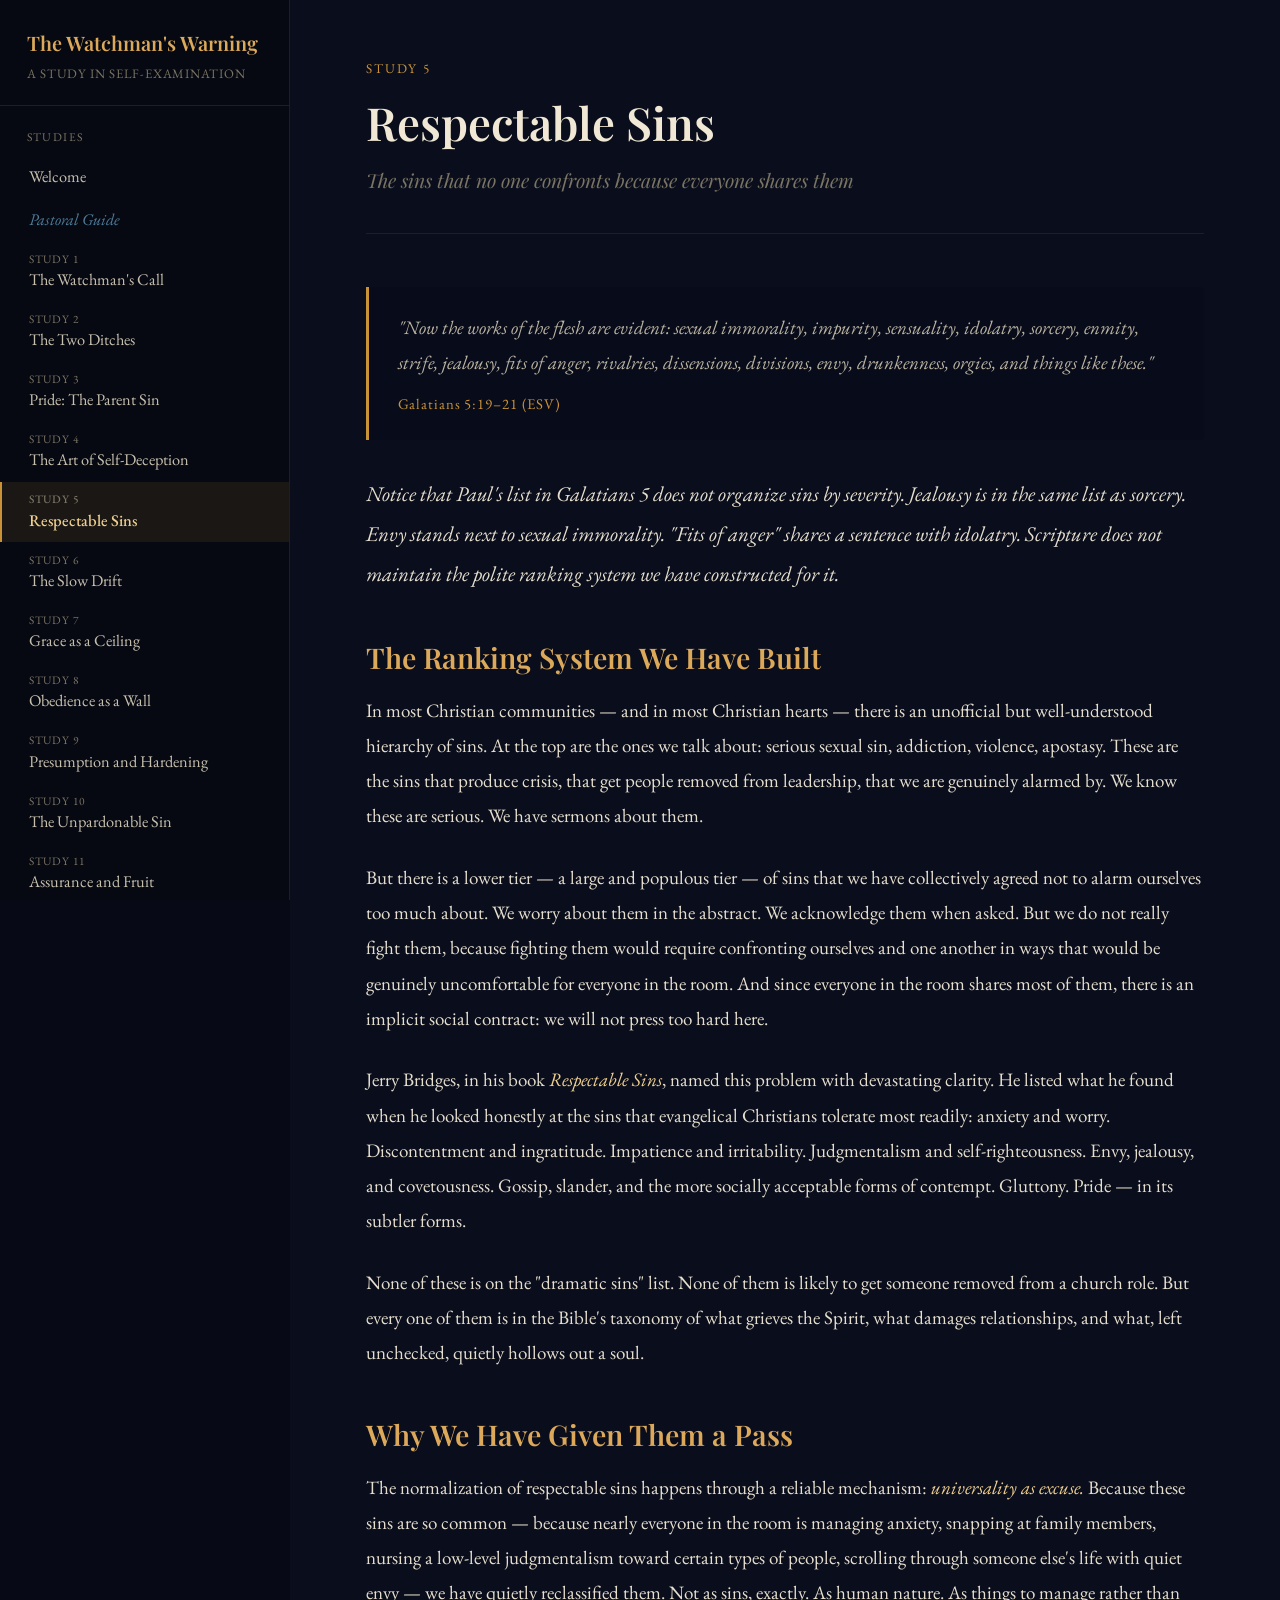
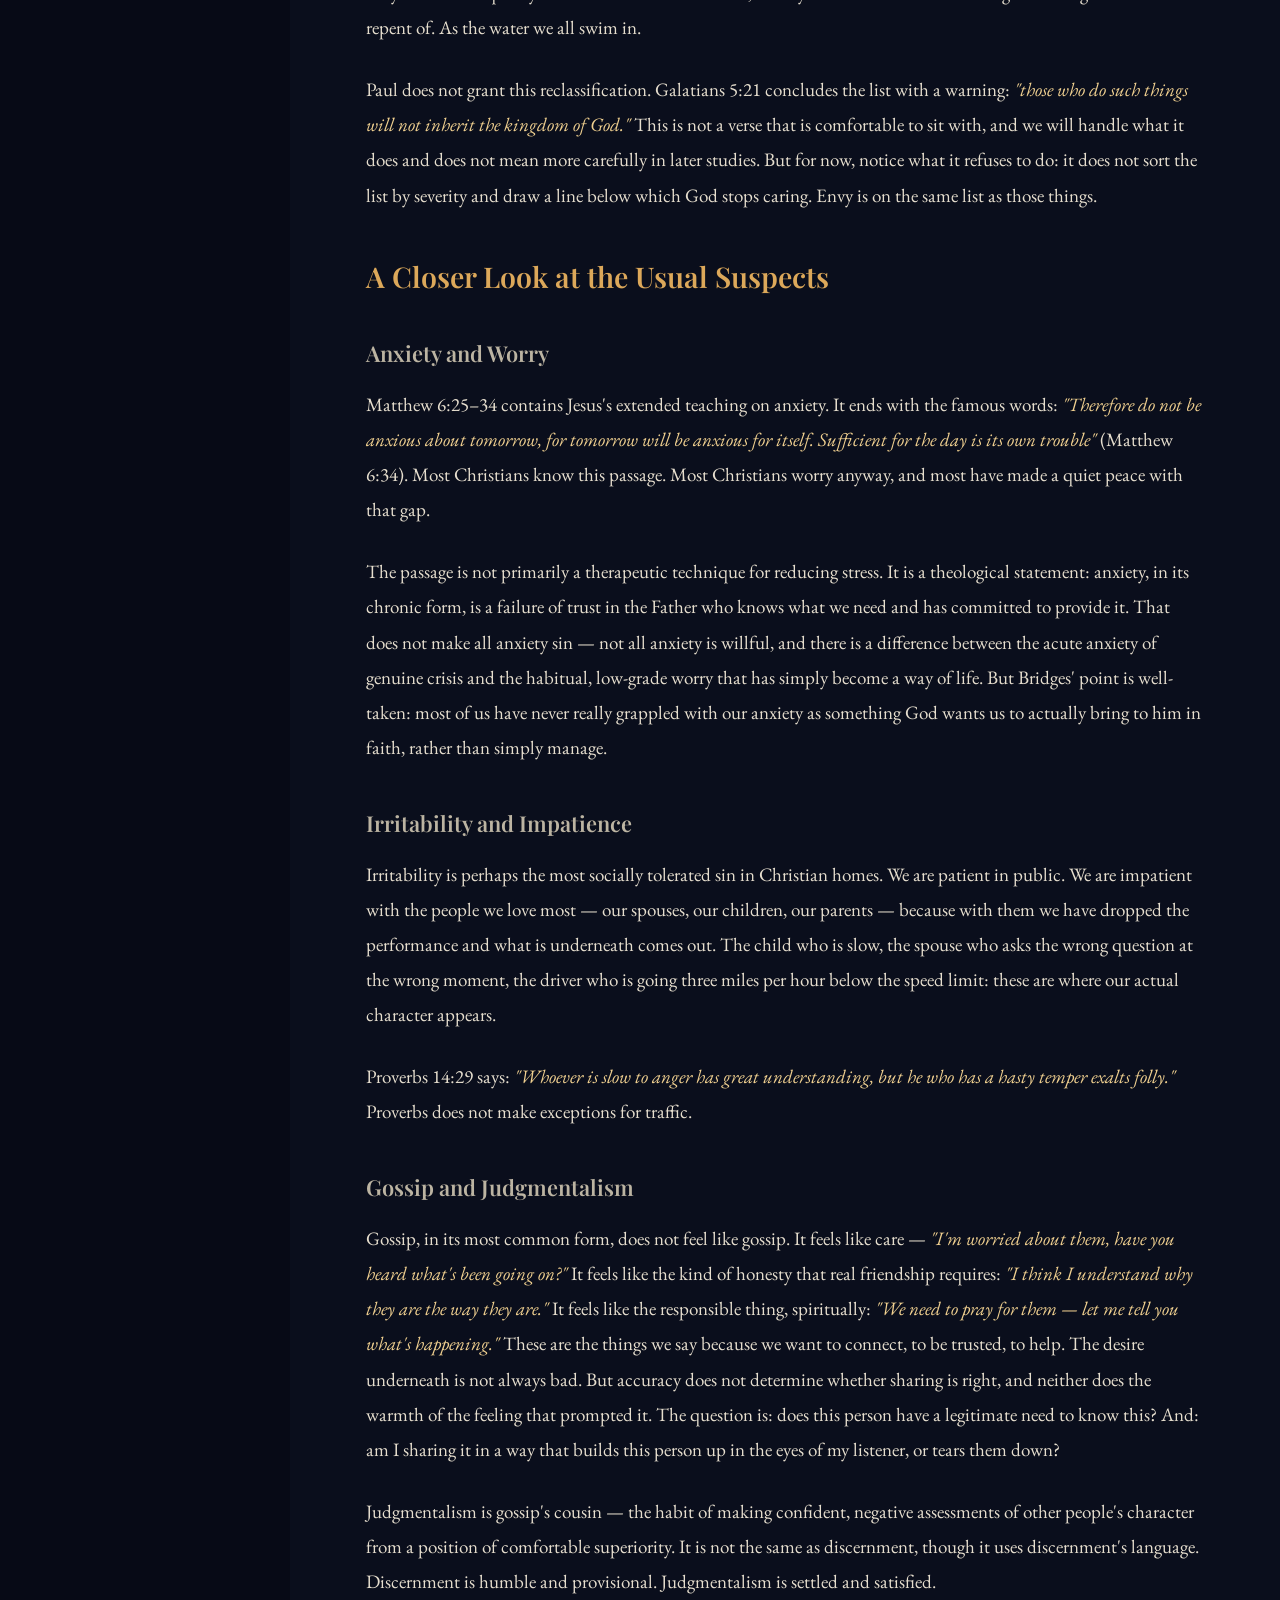
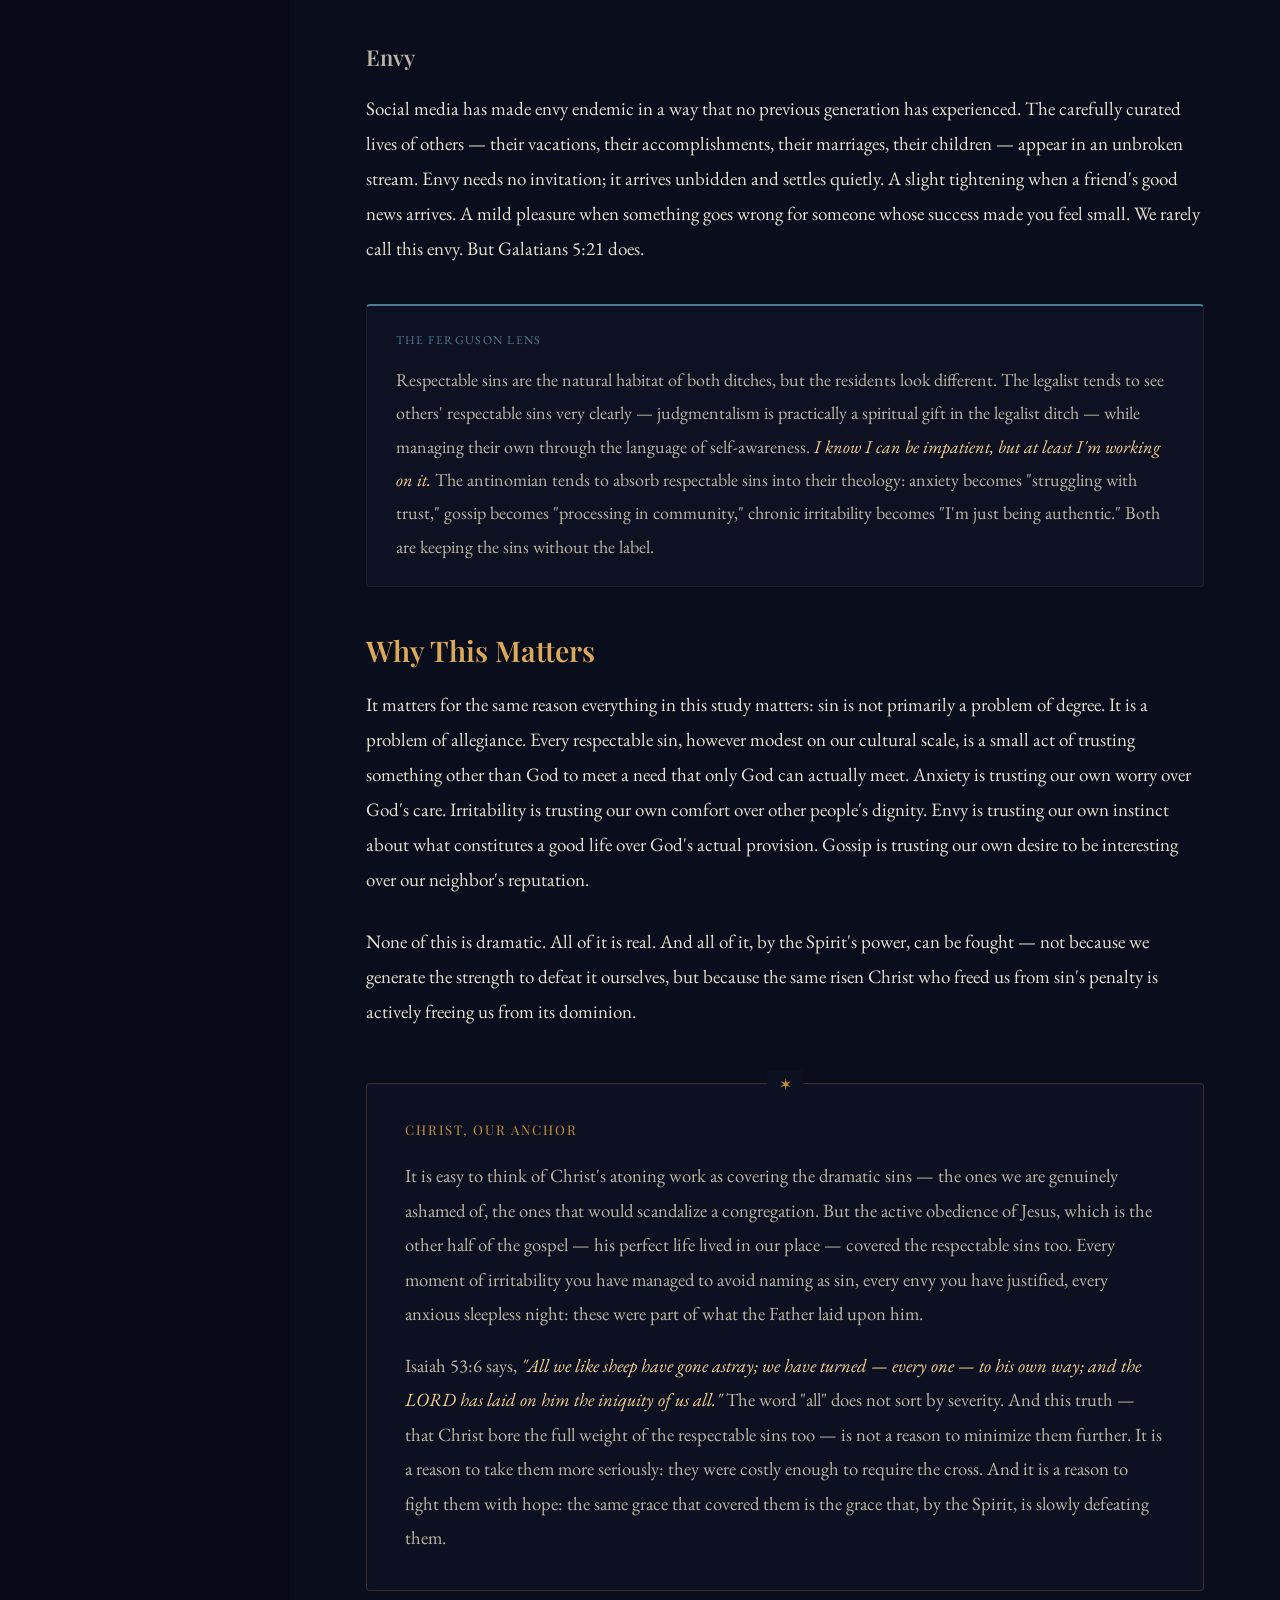
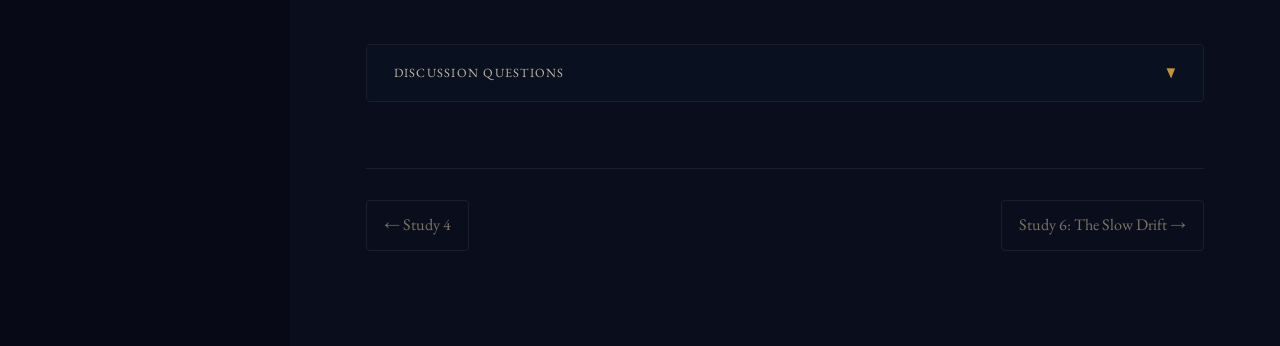
<file: page-05-respectable-sins.html>
<!DOCTYPE html>
<html lang="en">
<head>
<meta charset="UTF-8">
<meta name="viewport" content="width=device-width, initial-scale=1.0">
<title>Study 5: Respectable Sins | The Watchman's Warning</title>
<link rel="stylesheet" href="styles.css">
</head>
<body>
<div class="site-wrapper">
  <aside class="sidebar" id="sidebar"></aside>
  <div class="sidebar-overlay" id="sidebar-overlay"></div>

  <main class="main-content">
    <div class="page-header">
      <span class="page-label">Study 5</span>
      <h1>Respectable Sins</h1>
      <p class="page-subtitle">The sins that no one confronts because everyone shares them</p>
    </div>

    <div class="content-body">

      <blockquote class="scripture">
        <p>"Now the works of the flesh are evident: sexual immorality, impurity, sensuality, idolatry, sorcery, enmity, strife, jealousy, fits of anger, rivalries, dissensions, divisions, envy, drunkenness, orgies, and things like these."</p>
        <span class="scripture-ref">Galatians 5:19–21 (ESV)</span>
      </blockquote>

      <p class="lede">Notice that Paul's list in Galatians 5 does not organize sins by severity. Jealousy is in the same list as sorcery. Envy stands next to sexual immorality. "Fits of anger" shares a sentence with idolatry. Scripture does not maintain the polite ranking system we have constructed for it.</p>

      <h2>The Ranking System We Have Built</h2>

      <p>In most Christian communities — and in most Christian hearts — there is an unofficial but well-understood hierarchy of sins. At the top are the ones we talk about: serious sexual sin, addiction, violence, apostasy. These are the sins that produce crisis, that get people removed from leadership, that we are genuinely alarmed by. We know these are serious. We have sermons about them.</p>

      <p>But there is a lower tier — a large and populous tier — of sins that we have collectively agreed not to alarm ourselves too much about. We worry about them in the abstract. We acknowledge them when asked. But we do not really fight them, because fighting them would require confronting ourselves and one another in ways that would be genuinely uncomfortable for everyone in the room. And since everyone in the room shares most of them, there is an implicit social contract: we will not press too hard here.</p>

      <p>Jerry Bridges, in his book <em>Respectable Sins</em>, named this problem with devastating clarity. He listed what he found when he looked honestly at the sins that evangelical Christians tolerate most readily: anxiety and worry. Discontentment and ingratitude. Impatience and irritability. Judgmentalism and self-righteousness. Envy, jealousy, and covetousness. Gossip, slander, and the more socially acceptable forms of contempt. Gluttony. Pride — in its subtler forms.</p>

      <p>None of these is on the "dramatic sins" list. None of them is likely to get someone removed from a church role. But every one of them is in the Bible's taxonomy of what grieves the Spirit, what damages relationships, and what, left unchecked, quietly hollows out a soul.</p>

      <h2>Why We Have Given Them a Pass</h2>

      <p>The normalization of respectable sins happens through a reliable mechanism: <em>universality as excuse.</em> Because these sins are so common — because nearly everyone in the room is managing anxiety, snapping at family members, nursing a low-level judgmentalism toward certain types of people, scrolling through someone else's life with quiet envy — we have quietly reclassified them. Not as sins, exactly. As human nature. As things to manage rather than repent of. As the water we all swim in.</p>

      <p>Paul does not grant this reclassification. Galatians 5:21 concludes the list with a warning: <em>"those who do such things will not inherit the kingdom of God."</em> This is not a verse that is comfortable to sit with, and we will handle what it does and does not mean more carefully in later studies. But for now, notice what it refuses to do: it does not sort the list by severity and draw a line below which God stops caring. Envy is on the same list as those things.</p>

      <h2>A Closer Look at the Usual Suspects</h2>

      <h3>Anxiety and Worry</h3>

      <p>Matthew 6:25–34 contains Jesus's extended teaching on anxiety. It ends with the famous words: <em>"Therefore do not be anxious about tomorrow, for tomorrow will be anxious for itself. Sufficient for the day is its own trouble"</em> (Matthew 6:34). Most Christians know this passage. Most Christians worry anyway, and most have made a quiet peace with that gap.</p>

      <p>The passage is not primarily a therapeutic technique for reducing stress. It is a theological statement: anxiety, in its chronic form, is a failure of trust in the Father who knows what we need and has committed to provide it. That does not make all anxiety sin — not all anxiety is willful, and there is a difference between the acute anxiety of genuine crisis and the habitual, low-grade worry that has simply become a way of life. But Bridges' point is well-taken: most of us have never really grappled with our anxiety as something God wants us to actually bring to him in faith, rather than simply manage.</p>

      <h3>Irritability and Impatience</h3>

      <p>Irritability is perhaps the most socially tolerated sin in Christian homes. We are patient in public. We are impatient with the people we love most — our spouses, our children, our parents — because with them we have dropped the performance and what is underneath comes out. The child who is slow, the spouse who asks the wrong question at the wrong moment, the driver who is going three miles per hour below the speed limit: these are where our actual character appears.</p>

      <p>Proverbs 14:29 says: <em>"Whoever is slow to anger has great understanding, but he who has a hasty temper exalts folly."</em> Proverbs does not make exceptions for traffic.</p>

      <h3>Gossip and Judgmentalism</h3>

      <p>Gossip, in its most common form, does not feel like gossip. It feels like care — <em>"I'm worried about them, have you heard what's been going on?"</em> It feels like the kind of honesty that real friendship requires: <em>"I think I understand why they are the way they are."</em> It feels like the responsible thing, spiritually: <em>"We need to pray for them — let me tell you what's happening."</em> These are the things we say because we want to connect, to be trusted, to help. The desire underneath is not always bad. But accuracy does not determine whether sharing is right, and neither does the warmth of the feeling that prompted it. The question is: does this person have a legitimate need to know this? And: am I sharing it in a way that builds this person up in the eyes of my listener, or tears them down?</p>

      <p>Judgmentalism is gossip's cousin — the habit of making confident, negative assessments of other people's character from a position of comfortable superiority. It is not the same as discernment, though it uses discernment's language. Discernment is humble and provisional. Judgmentalism is settled and satisfied.</p>

      <h3>Envy</h3>

      <p>Social media has made envy endemic in a way that no previous generation has experienced. The carefully curated lives of others — their vacations, their accomplishments, their marriages, their children — appear in an unbroken stream. Envy needs no invitation; it arrives unbidden and settles quietly. A slight tightening when a friend's good news arrives. A mild pleasure when something goes wrong for someone whose success made you feel small. We rarely call this envy. But Galatians 5:21 does.</p>

      <div class="ferguson-lens">
        <span class="lens-label">The Ferguson Lens</span>
        <p>Respectable sins are the natural habitat of both ditches, but the residents look different. The legalist tends to see others' respectable sins very clearly — judgmentalism is practically a spiritual gift in the legalist ditch — while managing their own through the language of self-awareness. <em>I know I can be impatient, but at least I'm working on it.</em> The antinomian tends to absorb respectable sins into their theology: anxiety becomes "struggling with trust," gossip becomes "processing in community," chronic irritability becomes "I'm just being authentic." Both are keeping the sins without the label.</p>
      </div>

      <h2>Why This Matters</h2>

      <p>It matters for the same reason everything in this study matters: sin is not primarily a problem of degree. It is a problem of allegiance. Every respectable sin, however modest on our cultural scale, is a small act of trusting something other than God to meet a need that only God can actually meet. Anxiety is trusting our own worry over God's care. Irritability is trusting our own comfort over other people's dignity. Envy is trusting our own instinct about what constitutes a good life over God's actual provision. Gossip is trusting our own desire to be interesting over our neighbor's reputation.</p>

      <p>None of this is dramatic. All of it is real. And all of it, by the Spirit's power, can be fought — not because we generate the strength to defeat it ourselves, but because the same risen Christ who freed us from sin's penalty is actively freeing us from its dominion.</p>

    </div>

    <div class="christ-anchor">
      <h3>Christ, Our Anchor</h3>
      <p>It is easy to think of Christ's atoning work as covering the dramatic sins — the ones we are genuinely ashamed of, the ones that would scandalize a congregation. But the active obedience of Jesus, which is the other half of the gospel — his perfect life lived in our place — covered the respectable sins too. Every moment of irritability you have managed to avoid naming as sin, every envy you have justified, every anxious sleepless night: these were part of what the Father laid upon him.</p>
      <p>Isaiah 53:6 says, <em>"All we like sheep have gone astray; we have turned — every one — to his own way; and the LORD has laid on him the iniquity of us all."</em> The word "all" does not sort by severity. And this truth — that Christ bore the full weight of the respectable sins too — is not a reason to minimize them further. It is a reason to take them more seriously: they were costly enough to require the cross. And it is a reason to fight them with hope: the same grace that covered them is the grace that, by the Spirit, is slowly defeating them.</p>
    </div>

    <div class="discussion-section">
      <button class="discussion-toggle">
        <span class="toggle-label">Discussion Questions</span>
        <span class="toggle-arrow">&#9660;</span>
      </button>
      <div class="discussion-content">
        <ol>
          <li>Without naming anyone else, which of the "usual suspects" in this study — anxiety, irritability, judgmentalism, gossip, envy — do you find most present in your own life? What have you told yourself about it?</li>
          <li>The study describes an "implicit social contract" in Christian communities about which sins we don't press on. Have you experienced this? What happens when someone breaks the contract and names something honestly?</li>
          <li>Galatians 5:21 places envy in the same list as serious sexual sin and then warns about inheriting the kingdom. How do you handle a verse like that — do you feel its weight, or do you find ways to soften it? Why?</li>
          <li>The study reframes respectable sins as "small acts of trusting something other than God." Does that framing change how you feel about them? What does your anxiety or irritability say you are trusting?</li>
          <li>Is there a respectable sin you have made peace with because everyone around you has made peace with it too? What would it mean to stop making that peace?</li>
        </ol>
      </div>
    </div>

    <div class="page-nav">
      <a href="page-04-self-deception.html">&#8592; Study 4</a>
      <a href="page-06-spiritual-apathy.html">Study 6: The Slow Drift &#8594;</a>
    </div>
  </main>
</div>

<button class="sidebar-toggle" id="sidebar-toggle" aria-label="Toggle navigation">&#9776;</button>
<script src="nav.js"></script>
<script>buildNav('page-05');</script>
</body>
</html>
</file>
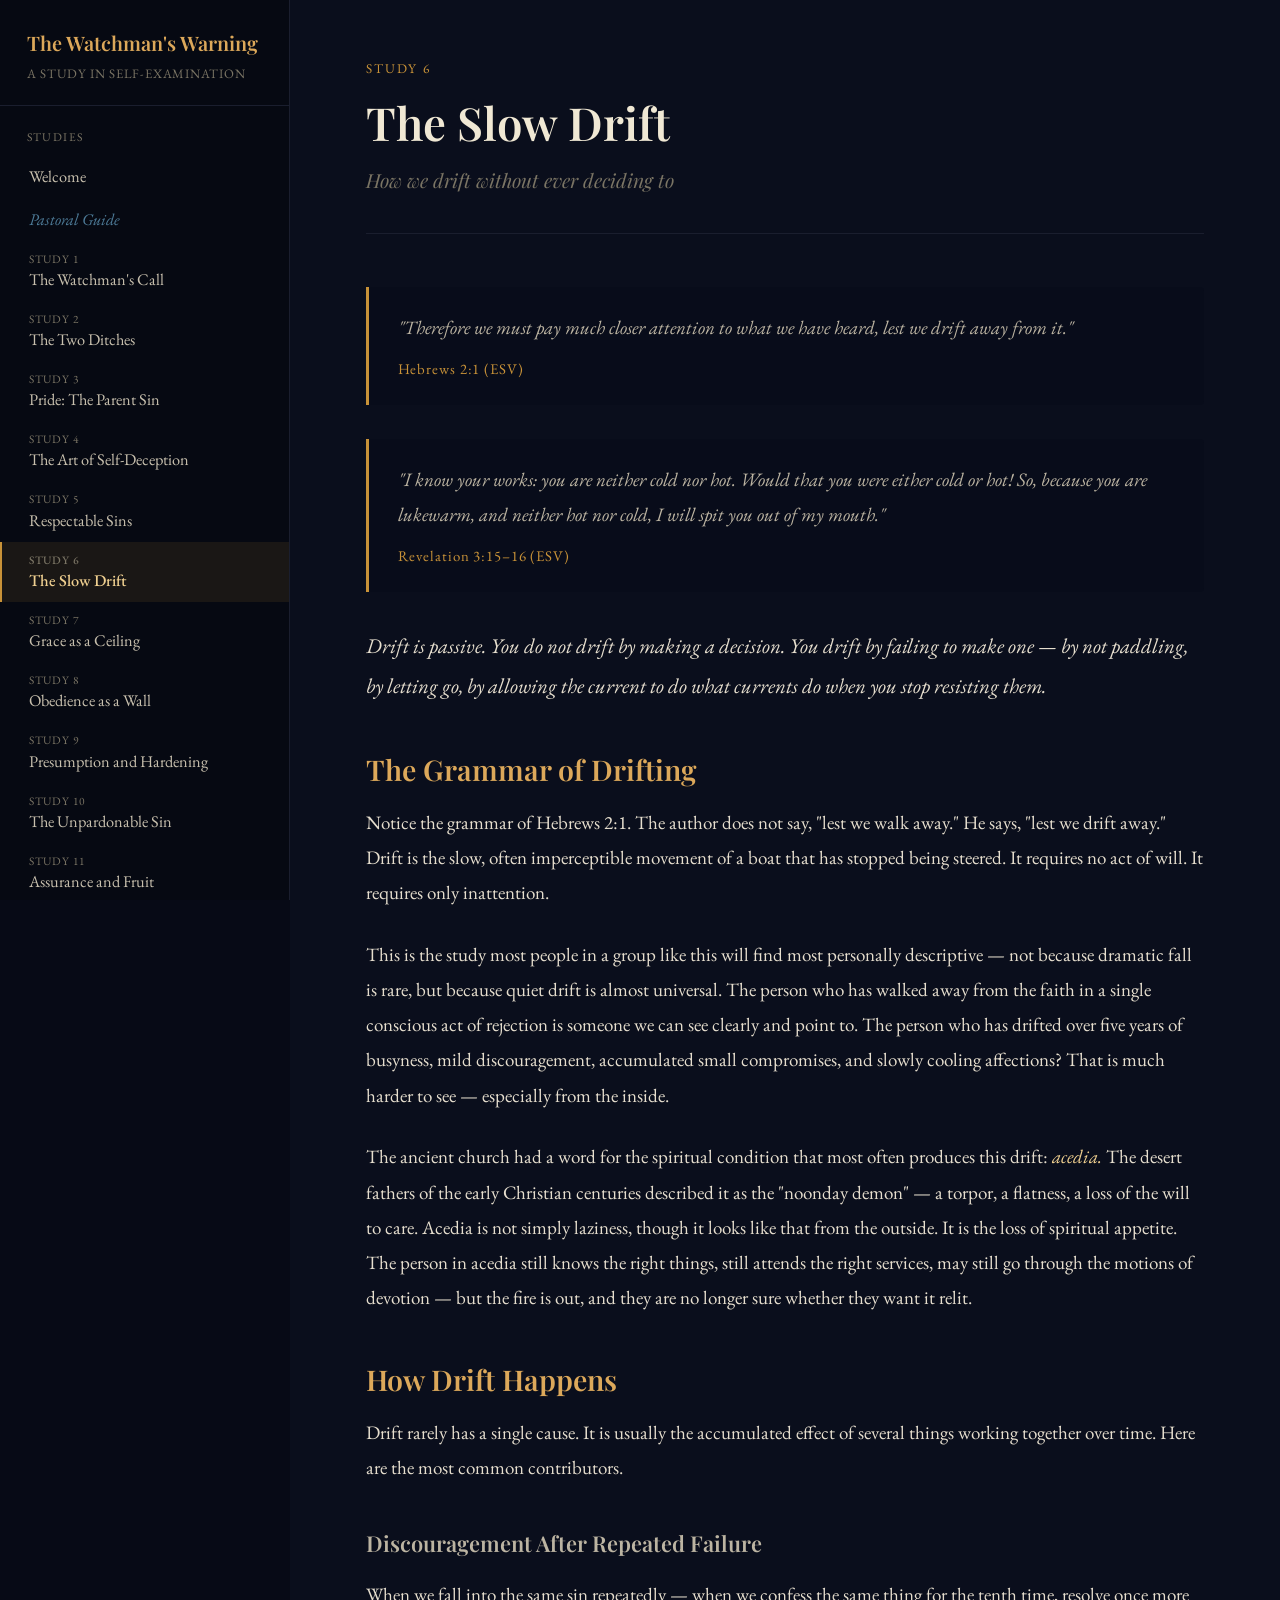
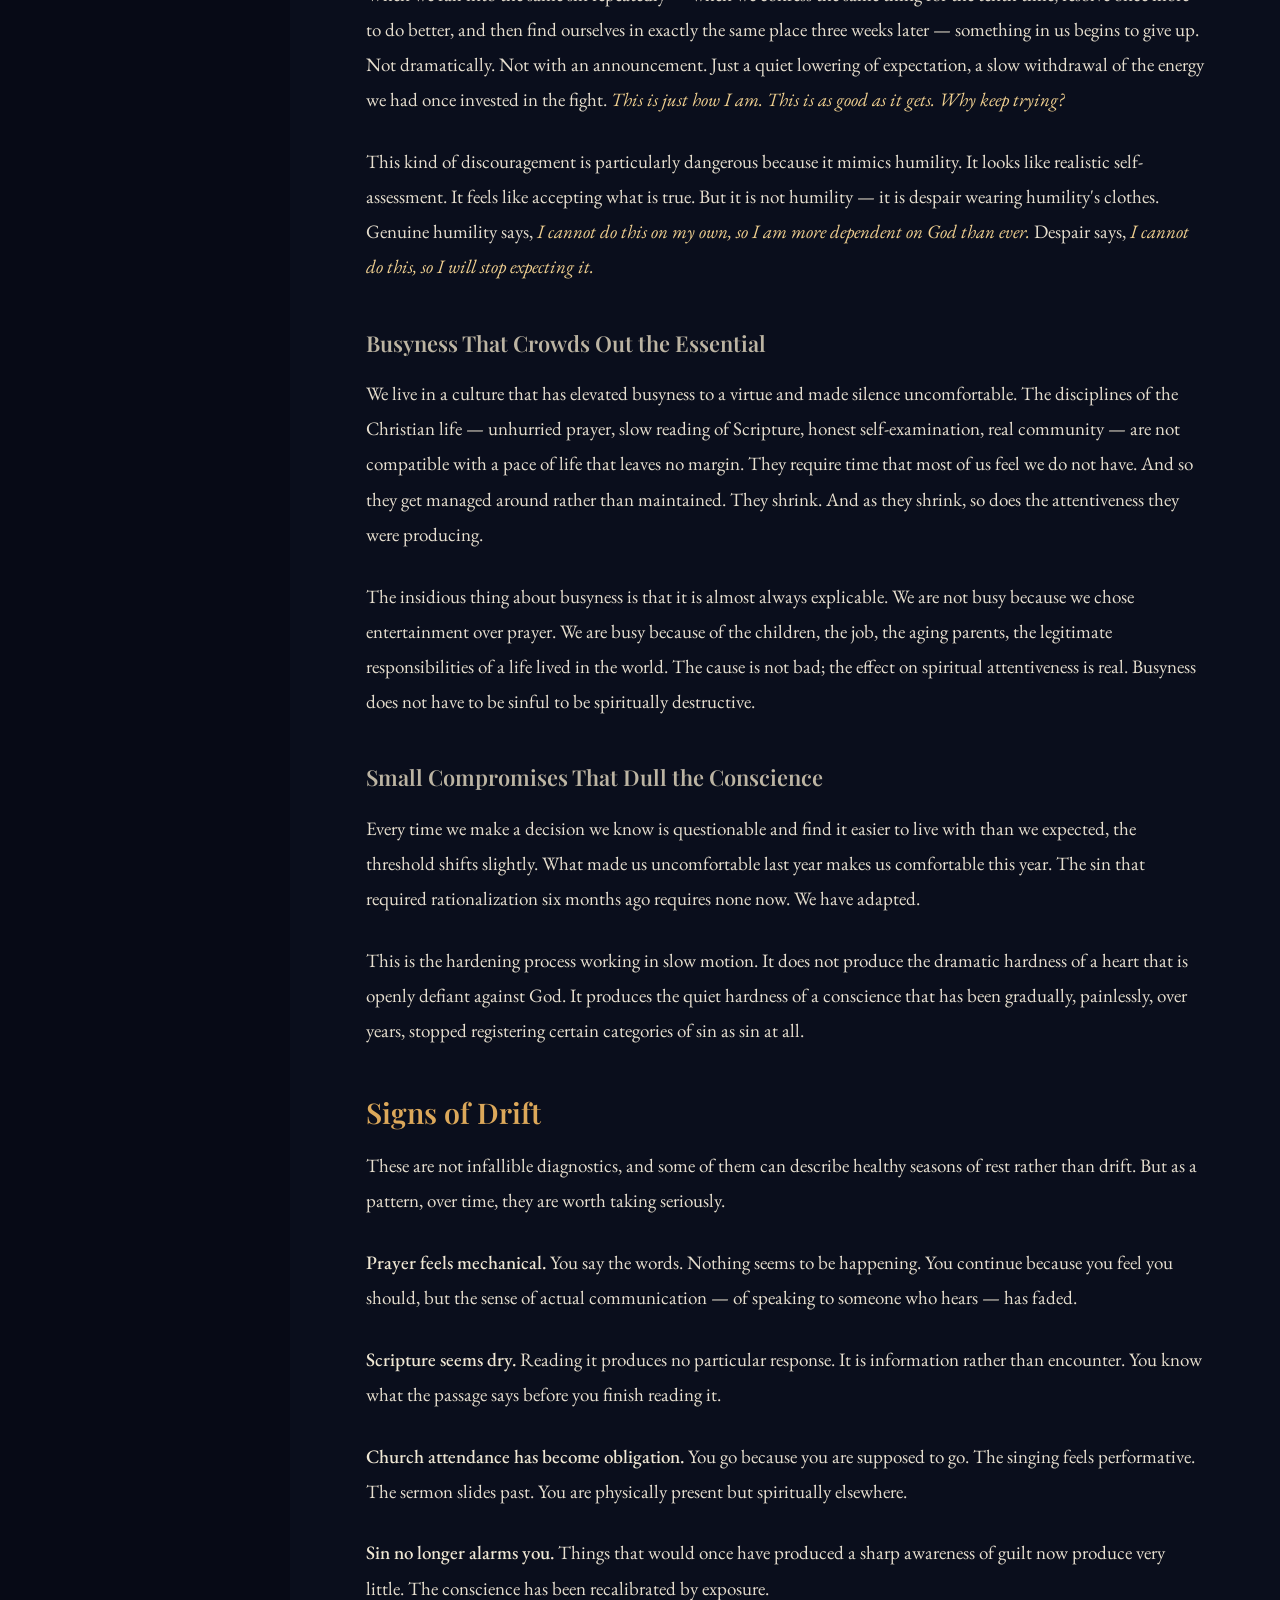
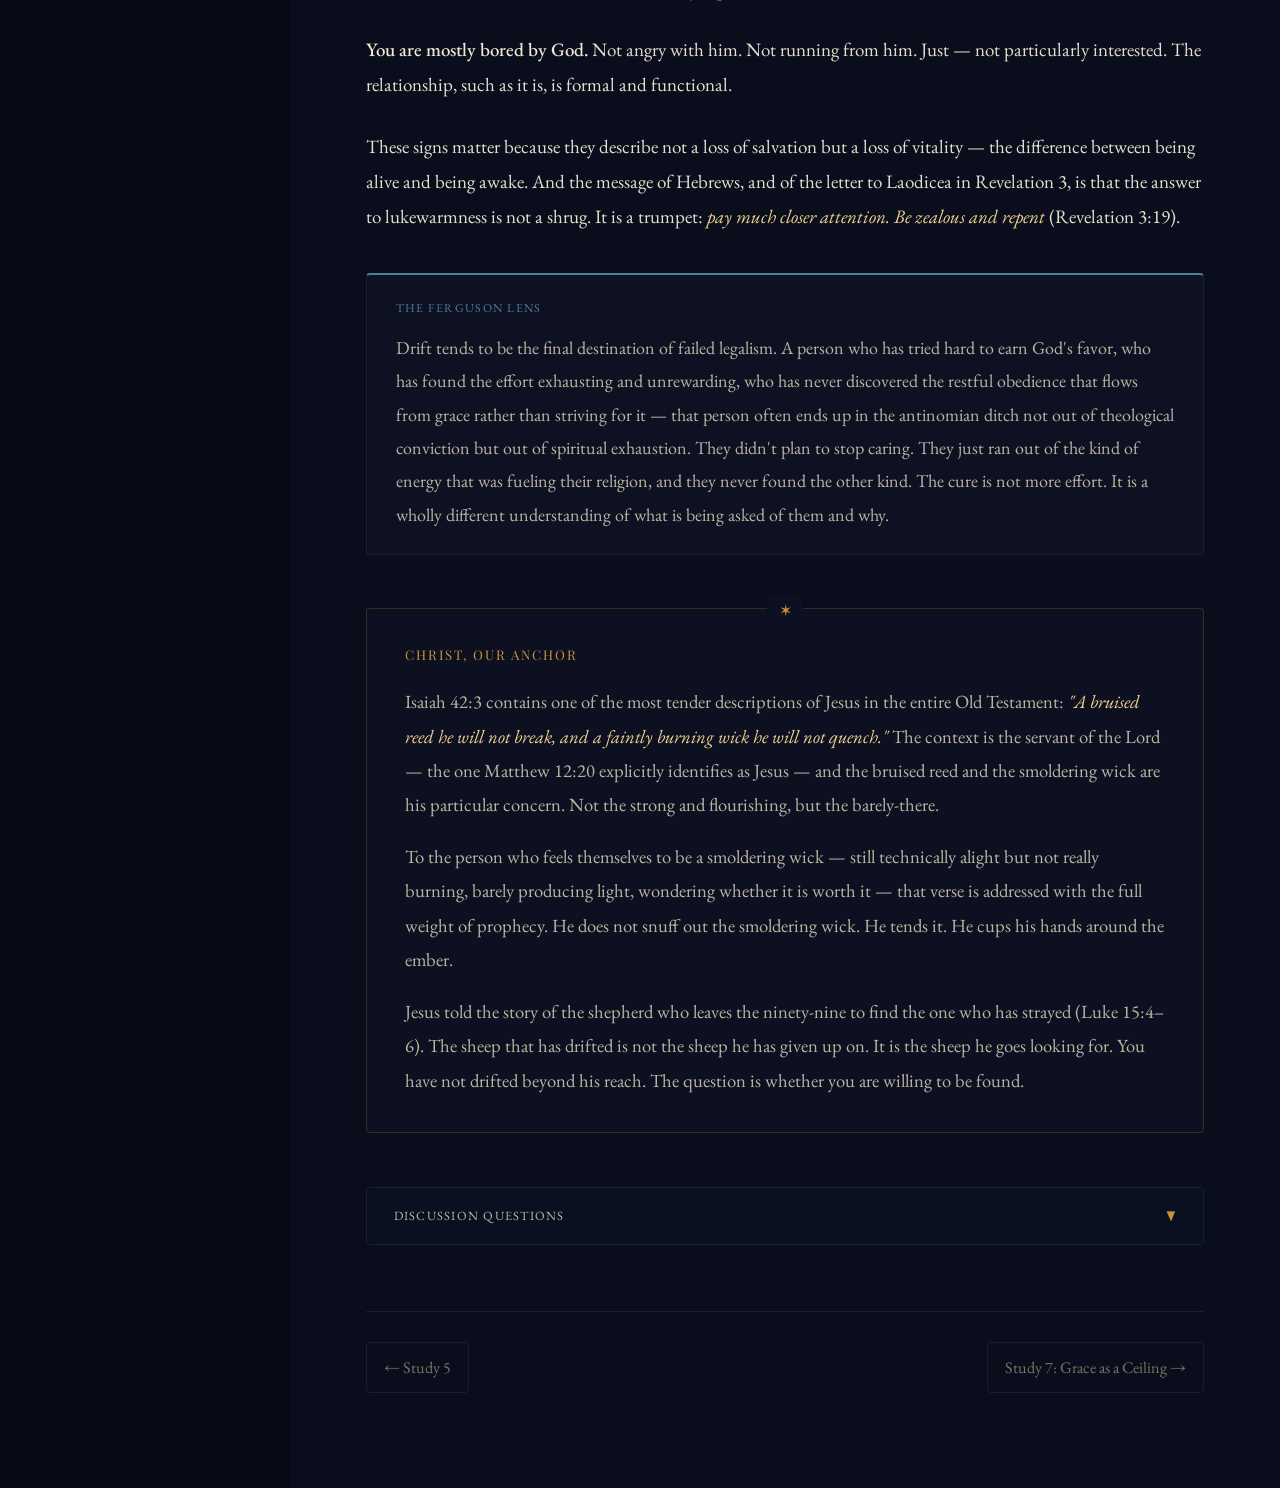
<file: page-06-spiritual-apathy.html>
<!DOCTYPE html>
<html lang="en">
<head>
<meta charset="UTF-8">
<meta name="viewport" content="width=device-width, initial-scale=1.0">
<title>Study 6: The Slow Drift | The Watchman's Warning</title>
<link rel="stylesheet" href="styles.css">
</head>
<body>
<div class="site-wrapper">
  <aside class="sidebar" id="sidebar"></aside>
  <div class="sidebar-overlay" id="sidebar-overlay"></div>

  <main class="main-content">
    <div class="page-header">
      <span class="page-label">Study 6</span>
      <h1>The Slow Drift</h1>
      <p class="page-subtitle">How we drift without ever deciding to</p>
    </div>

    <div class="content-body">

      <blockquote class="scripture">
        <p>"Therefore we must pay much closer attention to what we have heard, lest we drift away from it."</p>
        <span class="scripture-ref">Hebrews 2:1 (ESV)</span>
      </blockquote>

      <blockquote class="scripture">
        <p>"I know your works: you are neither cold nor hot. Would that you were either cold or hot! So, because you are lukewarm, and neither hot nor cold, I will spit you out of my mouth."</p>
        <span class="scripture-ref">Revelation 3:15–16 (ESV)</span>
      </blockquote>

      <p class="lede">Drift is passive. You do not drift by making a decision. You drift by failing to make one — by not paddling, by letting go, by allowing the current to do what currents do when you stop resisting them.</p>

      <h2>The Grammar of Drifting</h2>

      <p>Notice the grammar of Hebrews 2:1. The author does not say, "lest we walk away." He says, "lest we drift away." Drift is the slow, often imperceptible movement of a boat that has stopped being steered. It requires no act of will. It requires only inattention.</p>

      <p>This is the study most people in a group like this will find most personally descriptive — not because dramatic fall is rare, but because quiet drift is almost universal. The person who has walked away from the faith in a single conscious act of rejection is someone we can see clearly and point to. The person who has drifted over five years of busyness, mild discouragement, accumulated small compromises, and slowly cooling affections? That is much harder to see — especially from the inside.</p>

      <p>The ancient church had a word for the spiritual condition that most often produces this drift: <em>acedia.</em> The desert fathers of the early Christian centuries described it as the "noonday demon" — a torpor, a flatness, a loss of the will to care. Acedia is not simply laziness, though it looks like that from the outside. It is the loss of spiritual appetite. The person in acedia still knows the right things, still attends the right services, may still go through the motions of devotion — but the fire is out, and they are no longer sure whether they want it relit.</p>

      <h2>How Drift Happens</h2>

      <p>Drift rarely has a single cause. It is usually the accumulated effect of several things working together over time. Here are the most common contributors.</p>

      <h3>Discouragement After Repeated Failure</h3>

      <p>When we fall into the same sin repeatedly — when we confess the same thing for the tenth time, resolve once more to do better, and then find ourselves in exactly the same place three weeks later — something in us begins to give up. Not dramatically. Not with an announcement. Just a quiet lowering of expectation, a slow withdrawal of the energy we had once invested in the fight. <em>This is just how I am. This is as good as it gets. Why keep trying?</em></p>

      <p>This kind of discouragement is particularly dangerous because it mimics humility. It looks like realistic self-assessment. It feels like accepting what is true. But it is not humility — it is despair wearing humility's clothes. Genuine humility says, <em>I cannot do this on my own, so I am more dependent on God than ever.</em> Despair says, <em>I cannot do this, so I will stop expecting it.</em></p>

      <h3>Busyness That Crowds Out the Essential</h3>

      <p>We live in a culture that has elevated busyness to a virtue and made silence uncomfortable. The disciplines of the Christian life — unhurried prayer, slow reading of Scripture, honest self-examination, real community — are not compatible with a pace of life that leaves no margin. They require time that most of us feel we do not have. And so they get managed around rather than maintained. They shrink. And as they shrink, so does the attentiveness they were producing.</p>

      <p>The insidious thing about busyness is that it is almost always explicable. We are not busy because we chose entertainment over prayer. We are busy because of the children, the job, the aging parents, the legitimate responsibilities of a life lived in the world. The cause is not bad; the effect on spiritual attentiveness is real. Busyness does not have to be sinful to be spiritually destructive.</p>

      <h3>Small Compromises That Dull the Conscience</h3>

      <p>Every time we make a decision we know is questionable and find it easier to live with than we expected, the threshold shifts slightly. What made us uncomfortable last year makes us comfortable this year. The sin that required rationalization six months ago requires none now. We have adapted.</p>

      <p>This is the hardening process working in slow motion. It does not produce the dramatic hardness of a heart that is openly defiant against God. It produces the quiet hardness of a conscience that has been gradually, painlessly, over years, stopped registering certain categories of sin as sin at all.</p>

      <h2>Signs of Drift</h2>

      <p>These are not infallible diagnostics, and some of them can describe healthy seasons of rest rather than drift. But as a pattern, over time, they are worth taking seriously.</p>

      <p><strong>Prayer feels mechanical.</strong> You say the words. Nothing seems to be happening. You continue because you feel you should, but the sense of actual communication — of speaking to someone who hears — has faded.</p>

      <p><strong>Scripture seems dry.</strong> Reading it produces no particular response. It is information rather than encounter. You know what the passage says before you finish reading it.</p>

      <p><strong>Church attendance has become obligation.</strong> You go because you are supposed to go. The singing feels performative. The sermon slides past. You are physically present but spiritually elsewhere.</p>

      <p><strong>Sin no longer alarms you.</strong> Things that would once have produced a sharp awareness of guilt now produce very little. The conscience has been recalibrated by exposure.</p>

      <p><strong>You are mostly bored by God.</strong> Not angry with him. Not running from him. Just — not particularly interested. The relationship, such as it is, is formal and functional.</p>

      <p>These signs matter because they describe not a loss of salvation but a loss of vitality — the difference between being alive and being awake. And the message of Hebrews, and of the letter to Laodicea in Revelation 3, is that the answer to lukewarmness is not a shrug. It is a trumpet: <em>pay much closer attention. Be zealous and repent</em> (Revelation 3:19).</p>

      <div class="ferguson-lens">
        <span class="lens-label">The Ferguson Lens</span>
        <p>Drift tends to be the final destination of failed legalism. A person who has tried hard to earn God's favor, who has found the effort exhausting and unrewarding, who has never discovered the restful obedience that flows from grace rather than striving for it — that person often ends up in the antinomian ditch not out of theological conviction but out of spiritual exhaustion. They didn't plan to stop caring. They just ran out of the kind of energy that was fueling their religion, and they never found the other kind. The cure is not more effort. It is a wholly different understanding of what is being asked of them and why.</p>
      </div>

    </div>

    <div class="christ-anchor">
      <h3>Christ, Our Anchor</h3>
      <p>Isaiah 42:3 contains one of the most tender descriptions of Jesus in the entire Old Testament: <em>"A bruised reed he will not break, and a faintly burning wick he will not quench."</em> The context is the servant of the Lord — the one Matthew 12:20 explicitly identifies as Jesus — and the bruised reed and the smoldering wick are his particular concern. Not the strong and flourishing, but the barely-there.</p>
      <p>To the person who feels themselves to be a smoldering wick — still technically alight but not really burning, barely producing light, wondering whether it is worth it — that verse is addressed with the full weight of prophecy. He does not snuff out the smoldering wick. He tends it. He cups his hands around the ember.</p>
      <p>Jesus told the story of the shepherd who leaves the ninety-nine to find the one who has strayed (Luke 15:4–6). The sheep that has drifted is not the sheep he has given up on. It is the sheep he goes looking for. You have not drifted beyond his reach. The question is whether you are willing to be found.</p>
    </div>

    <div class="discussion-section">
      <button class="discussion-toggle">
        <span class="toggle-label">Discussion Questions</span>
        <span class="toggle-arrow">&#9660;</span>
      </button>
      <div class="discussion-content">
        <ol>
          <li>The study distinguishes between walking away from the faith and drifting. Which do you think is more common? Which is more dangerous, and why?</li>
          <li>Of the three contributors to drift described — discouragement after failure, busyness, and small compromises — which do you find most active in your own life right now?</li>
          <li>The study says that giving up on the fight against a recurring sin can look like humility but is actually despair. Have you experienced that? What is the difference in how they feel from the inside?</li>
          <li>Look at the "signs of drift" list. Without oversharing, does any of them describe your experience right now, or a season you can clearly remember? What did it feel like to come out of it — or are you still in it?</li>
          <li>Isaiah 42:3 says Jesus will not snuff out the smoldering wick. Does that feel true to you right now — or does it feel like something you believe in theory but can't quite grasp? What would it mean to actually believe it?</li>
        </ol>
      </div>
    </div>

    <div class="page-nav">
      <a href="page-05-respectable-sins.html">&#8592; Study 5</a>
      <a href="page-07-grace-ceiling.html">Study 7: Grace as a Ceiling &#8594;</a>
    </div>
  </main>
</div>

<button class="sidebar-toggle" id="sidebar-toggle" aria-label="Toggle navigation">&#9776;</button>
<script src="nav.js"></script>
<script>buildNav('page-06');</script>
</body>
</html>
</file>
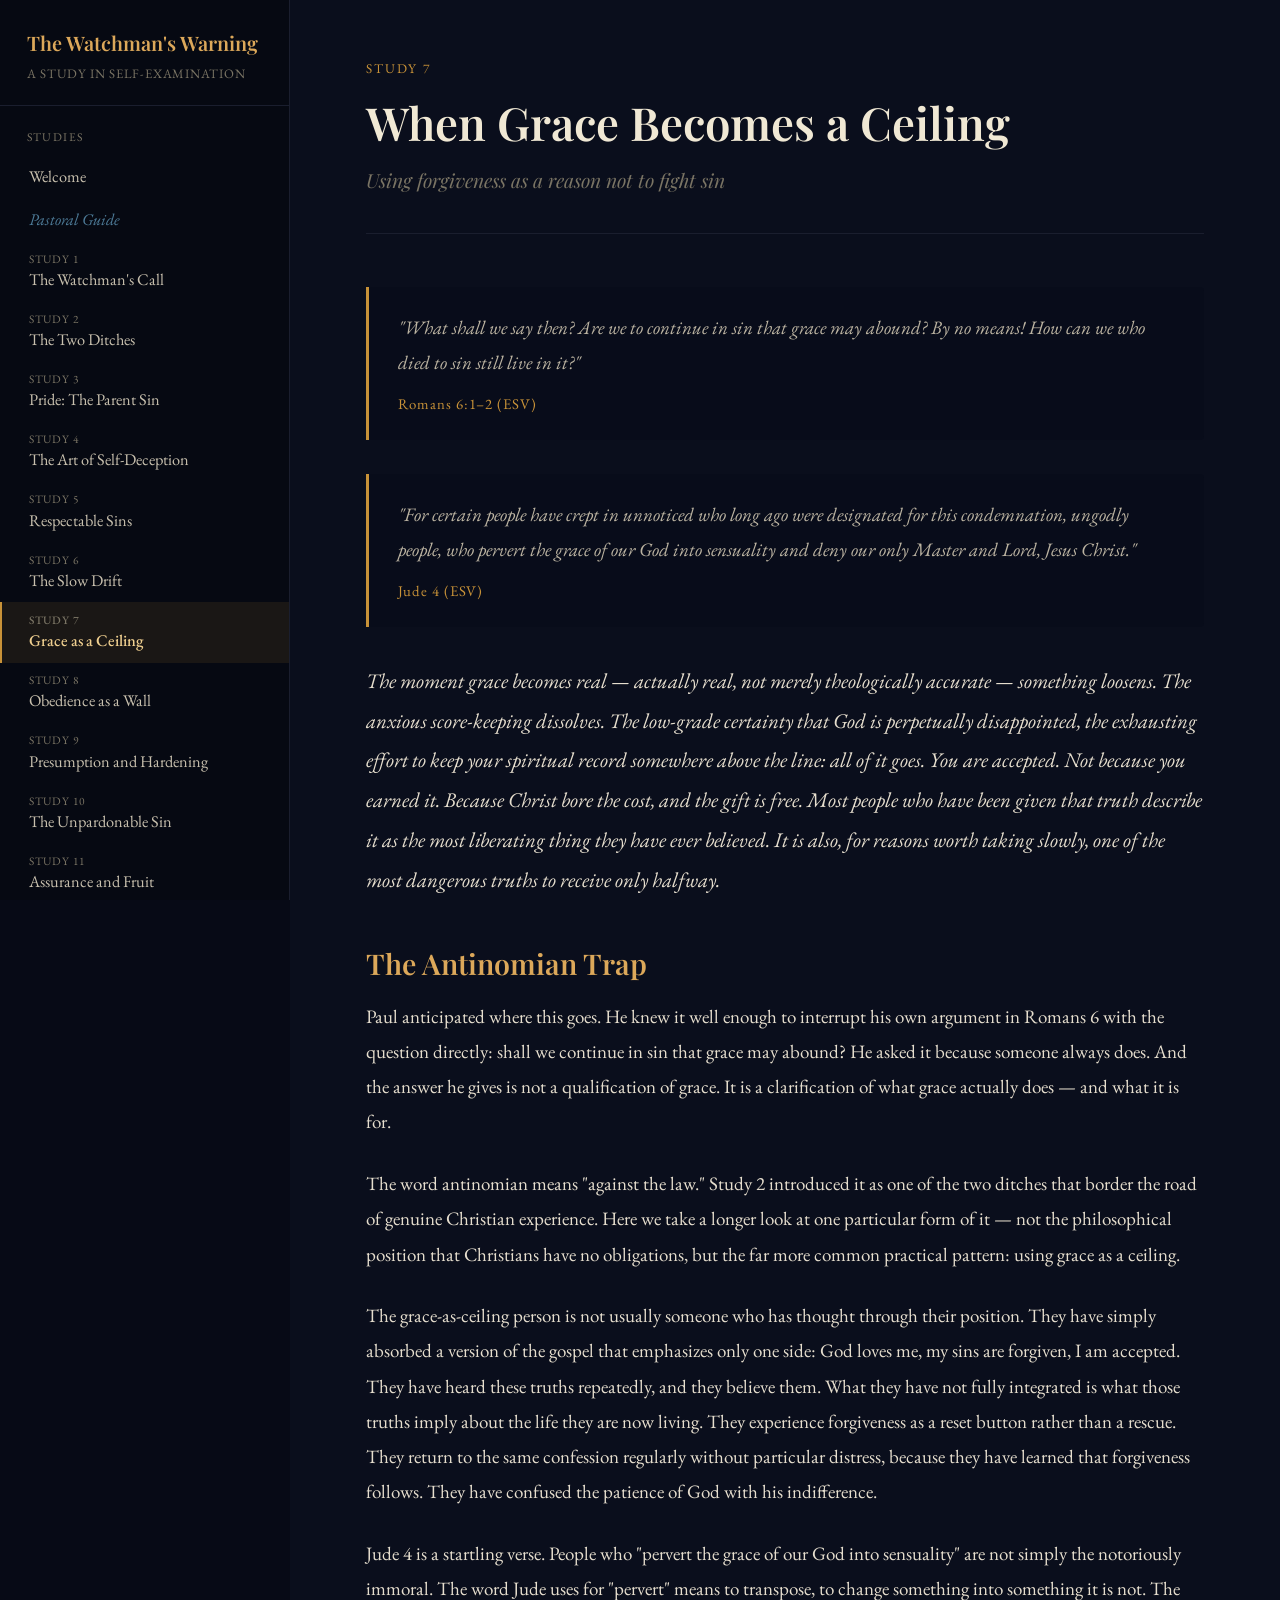
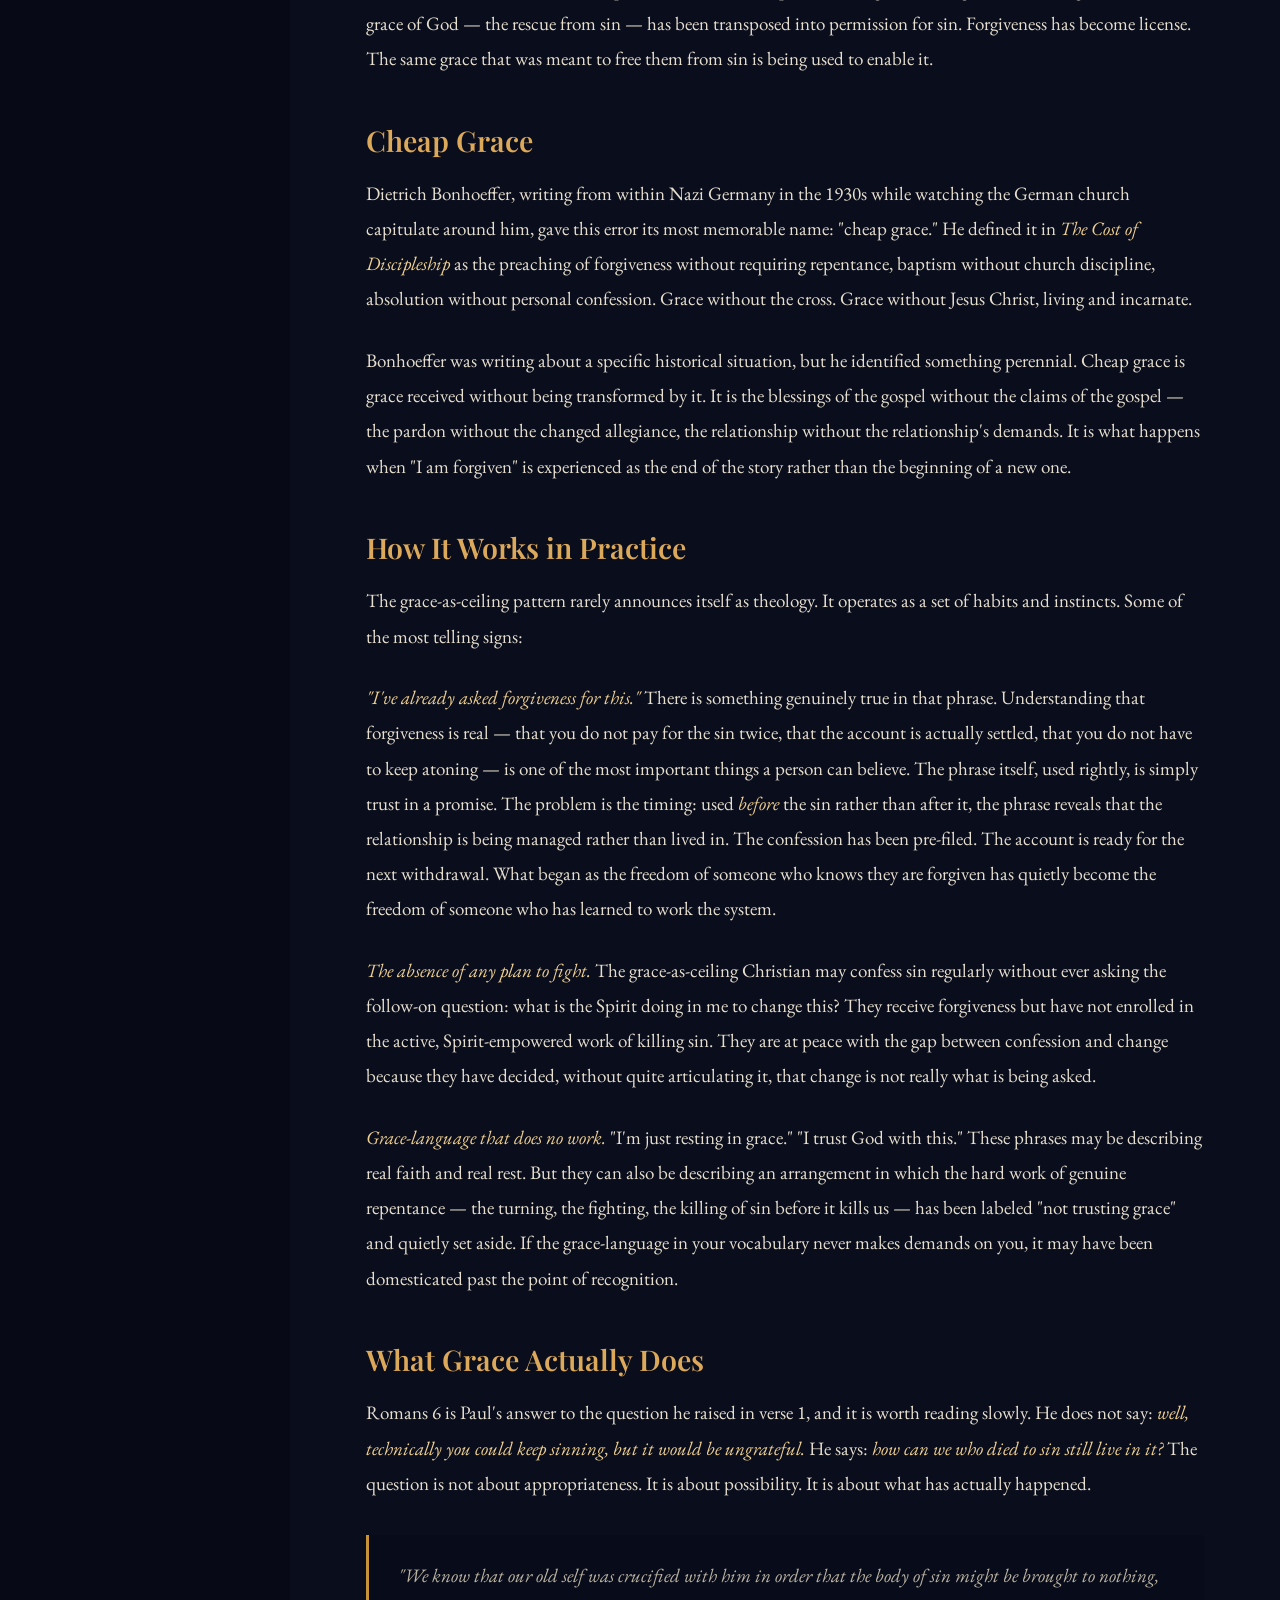
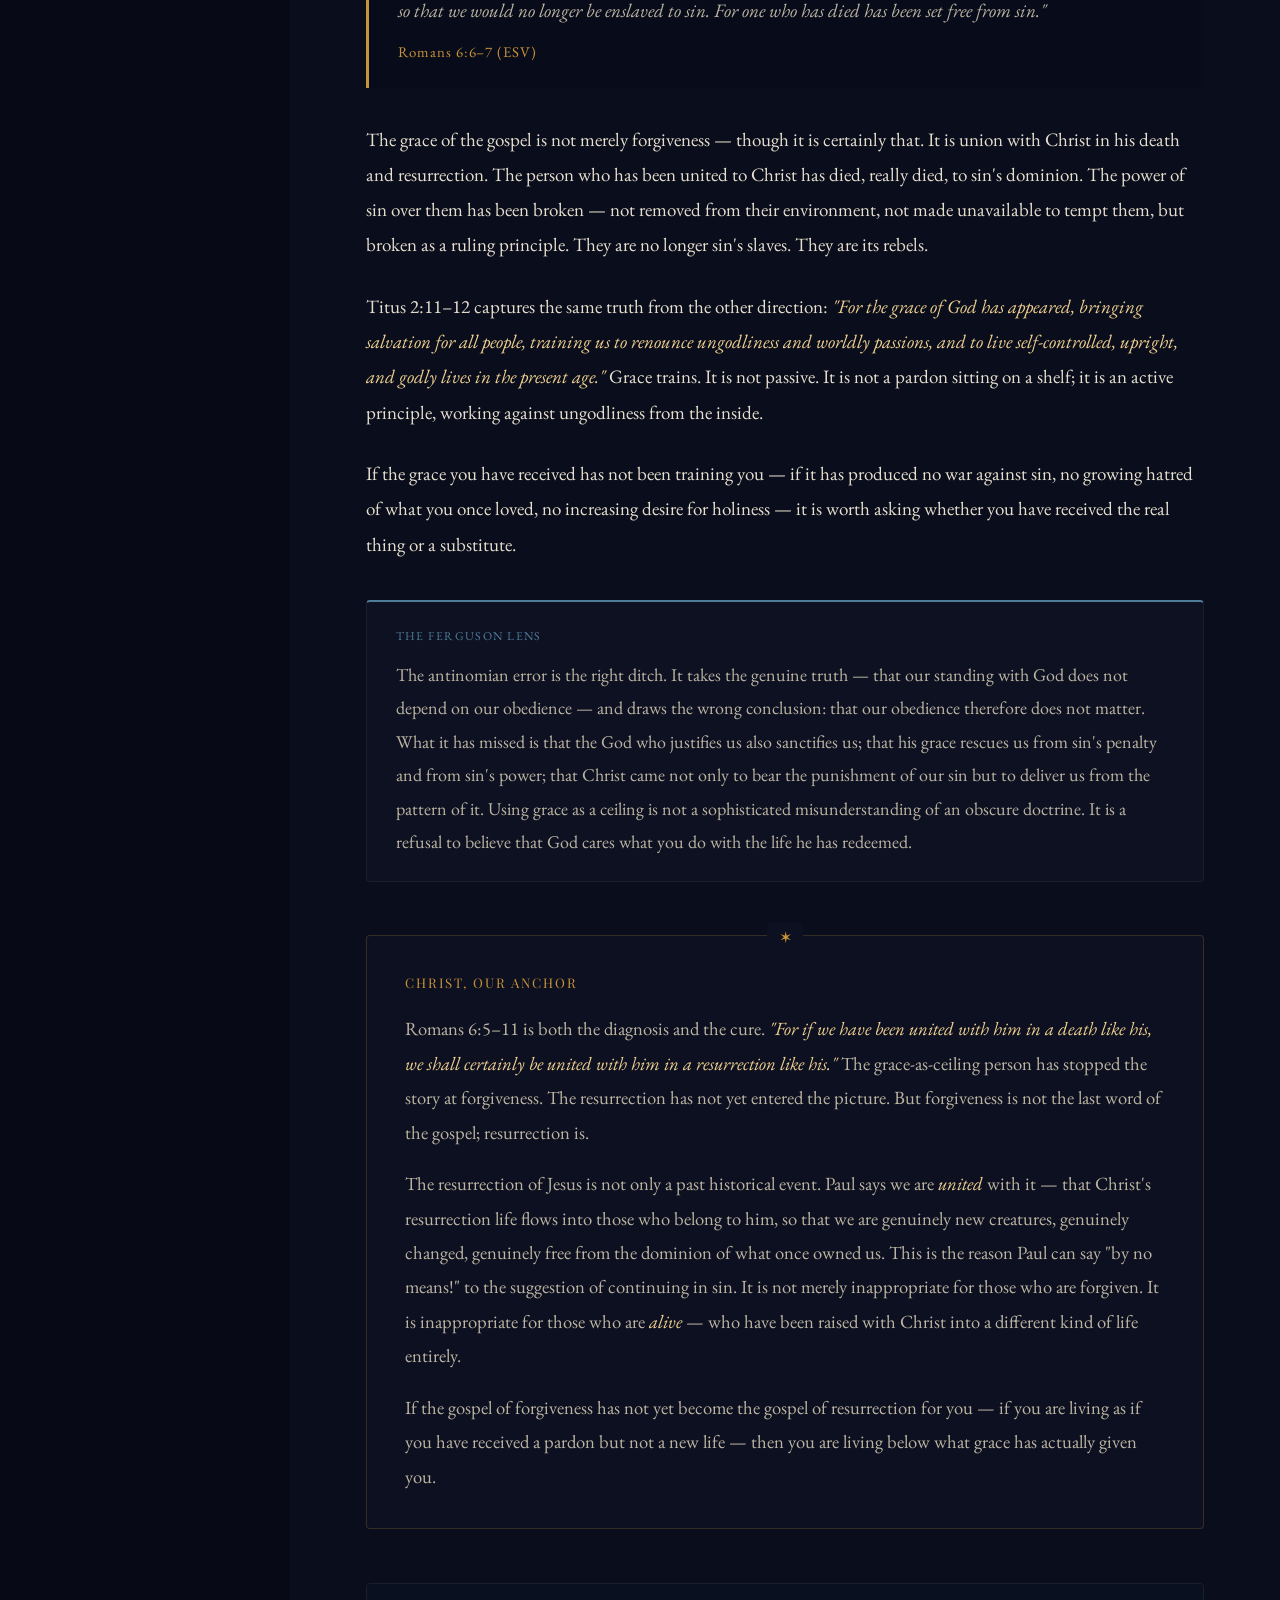
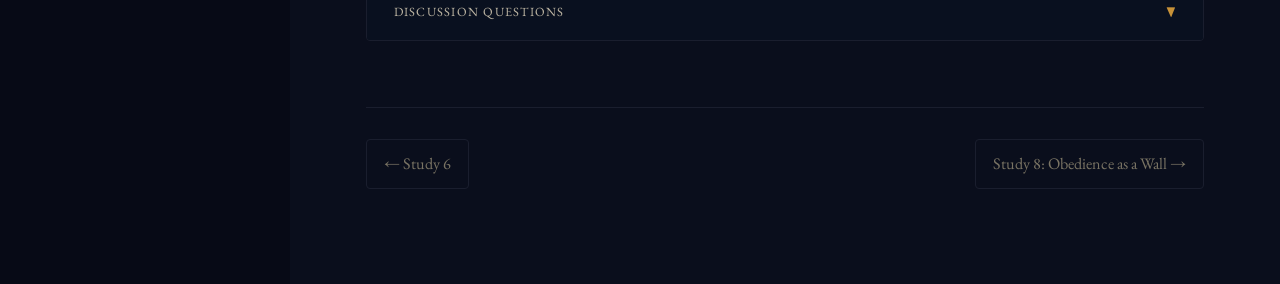
<file: page-07-grace-ceiling.html>
<!DOCTYPE html>
<html lang="en">
<head>
<meta charset="UTF-8">
<meta name="viewport" content="width=device-width, initial-scale=1.0">
<title>Study 7: When Grace Becomes a Ceiling | The Watchman's Warning</title>
<link rel="stylesheet" href="styles.css">
</head>
<body>
<div class="site-wrapper">
  <aside class="sidebar" id="sidebar"></aside>
  <div class="sidebar-overlay" id="sidebar-overlay"></div>

  <main class="main-content">
    <div class="page-header">
      <span class="page-label">Study 7</span>
      <h1>When Grace Becomes a Ceiling</h1>
      <p class="page-subtitle">Using forgiveness as a reason not to fight sin</p>
    </div>

    <div class="content-body">

      <blockquote class="scripture">
        <p>"What shall we say then? Are we to continue in sin that grace may abound? By no means! How can we who died to sin still live in it?"</p>
        <span class="scripture-ref">Romans 6:1–2 (ESV)</span>
      </blockquote>

      <blockquote class="scripture">
        <p>"For certain people have crept in unnoticed who long ago were designated for this condemnation, ungodly people, who pervert the grace of our God into sensuality and deny our only Master and Lord, Jesus Christ."</p>
        <span class="scripture-ref">Jude 4 (ESV)</span>
      </blockquote>

      <p class="lede">The moment grace becomes real — actually real, not merely theologically accurate — something loosens. The anxious score-keeping dissolves. The low-grade certainty that God is perpetually disappointed, the exhausting effort to keep your spiritual record somewhere above the line: all of it goes. You are accepted. Not because you earned it. Because Christ bore the cost, and the gift is free. Most people who have been given that truth describe it as the most liberating thing they have ever believed. It is also, for reasons worth taking slowly, one of the most dangerous truths to receive only halfway.</p>

      <h2>The Antinomian Trap</h2>

      <p>Paul anticipated where this goes. He knew it well enough to interrupt his own argument in Romans 6 with the question directly: shall we continue in sin that grace may abound? He asked it because someone always does. And the answer he gives is not a qualification of grace. It is a clarification of what grace actually does — and what it is for.</p>

      <p>The word antinomian means "against the law." Study 2 introduced it as one of the two ditches that border the road of genuine Christian experience. Here we take a longer look at one particular form of it — not the philosophical position that Christians have no obligations, but the far more common practical pattern: using grace as a ceiling.</p>

      <p>The grace-as-ceiling person is not usually someone who has thought through their position. They have simply absorbed a version of the gospel that emphasizes only one side: God loves me, my sins are forgiven, I am accepted. They have heard these truths repeatedly, and they believe them. What they have not fully integrated is what those truths imply about the life they are now living. They experience forgiveness as a reset button rather than a rescue. They return to the same confession regularly without particular distress, because they have learned that forgiveness follows. They have confused the patience of God with his indifference.</p>

      <p>Jude 4 is a startling verse. People who "pervert the grace of our God into sensuality" are not simply the notoriously immoral. The word Jude uses for "pervert" means to transpose, to change something into something it is not. The grace of God — the rescue from sin — has been transposed into permission for sin. Forgiveness has become license. The same grace that was meant to free them from sin is being used to enable it.</p>

      <h2>Cheap Grace</h2>

      <p>Dietrich Bonhoeffer, writing from within Nazi Germany in the 1930s while watching the German church capitulate around him, gave this error its most memorable name: "cheap grace." He defined it in <em>The Cost of Discipleship</em> as the preaching of forgiveness without requiring repentance, baptism without church discipline, absolution without personal confession. Grace without the cross. Grace without Jesus Christ, living and incarnate.</p>

      <p>Bonhoeffer was writing about a specific historical situation, but he identified something perennial. Cheap grace is grace received without being transformed by it. It is the blessings of the gospel without the claims of the gospel — the pardon without the changed allegiance, the relationship without the relationship's demands. It is what happens when "I am forgiven" is experienced as the end of the story rather than the beginning of a new one.</p>

      <h2>How It Works in Practice</h2>

      <p>The grace-as-ceiling pattern rarely announces itself as theology. It operates as a set of habits and instincts. Some of the most telling signs:</p>

      <p><em>"I've already asked forgiveness for this."</em> There is something genuinely true in that phrase. Understanding that forgiveness is real — that you do not pay for the sin twice, that the account is actually settled, that you do not have to keep atoning — is one of the most important things a person can believe. The phrase itself, used rightly, is simply trust in a promise. The problem is the timing: used <em>before</em> the sin rather than after it, the phrase reveals that the relationship is being managed rather than lived in. The confession has been pre-filed. The account is ready for the next withdrawal. What began as the freedom of someone who knows they are forgiven has quietly become the freedom of someone who has learned to work the system.</p>

      <p><em>The absence of any plan to fight.</em> The grace-as-ceiling Christian may confess sin regularly without ever asking the follow-on question: what is the Spirit doing in me to change this? They receive forgiveness but have not enrolled in the active, Spirit-empowered work of killing sin. They are at peace with the gap between confession and change because they have decided, without quite articulating it, that change is not really what is being asked.</p>

      <p><em>Grace-language that does no work.</em> "I'm just resting in grace." "I trust God with this." These phrases may be describing real faith and real rest. But they can also be describing an arrangement in which the hard work of genuine repentance — the turning, the fighting, the killing of sin before it kills us — has been labeled "not trusting grace" and quietly set aside. If the grace-language in your vocabulary never makes demands on you, it may have been domesticated past the point of recognition.</p>

      <h2>What Grace Actually Does</h2>

      <p>Romans 6 is Paul's answer to the question he raised in verse 1, and it is worth reading slowly. He does not say: <em>well, technically you could keep sinning, but it would be ungrateful.</em> He says: <em>how can we who died to sin still live in it?</em> The question is not about appropriateness. It is about possibility. It is about what has actually happened.</p>

      <blockquote class="scripture">
        <p>"We know that our old self was crucified with him in order that the body of sin might be brought to nothing, so that we would no longer be enslaved to sin. For one who has died has been set free from sin."</p>
        <span class="scripture-ref">Romans 6:6–7 (ESV)</span>
      </blockquote>

      <p>The grace of the gospel is not merely forgiveness — though it is certainly that. It is union with Christ in his death and resurrection. The person who has been united to Christ has died, really died, to sin's dominion. The power of sin over them has been broken — not removed from their environment, not made unavailable to tempt them, but broken as a ruling principle. They are no longer sin's slaves. They are its rebels.</p>

      <p>Titus 2:11–12 captures the same truth from the other direction: <em>"For the grace of God has appeared, bringing salvation for all people, training us to renounce ungodliness and worldly passions, and to live self-controlled, upright, and godly lives in the present age."</em> Grace trains. It is not passive. It is not a pardon sitting on a shelf; it is an active principle, working against ungodliness from the inside.</p>

      <p>If the grace you have received has not been training you — if it has produced no war against sin, no growing hatred of what you once loved, no increasing desire for holiness — it is worth asking whether you have received the real thing or a substitute.</p>

      <div class="ferguson-lens">
        <span class="lens-label">The Ferguson Lens</span>
        <p>The antinomian error is the right ditch. It takes the genuine truth — that our standing with God does not depend on our obedience — and draws the wrong conclusion: that our obedience therefore does not matter. What it has missed is that the God who justifies us also sanctifies us; that his grace rescues us from sin's penalty and from sin's power; that Christ came not only to bear the punishment of our sin but to deliver us from the pattern of it. Using grace as a ceiling is not a sophisticated misunderstanding of an obscure doctrine. It is a refusal to believe that God cares what you do with the life he has redeemed.</p>
      </div>

    </div>

    <div class="christ-anchor">
      <h3>Christ, Our Anchor</h3>
      <p>Romans 6:5–11 is both the diagnosis and the cure. <em>"For if we have been united with him in a death like his, we shall certainly be united with him in a resurrection like his."</em> The grace-as-ceiling person has stopped the story at forgiveness. The resurrection has not yet entered the picture. But forgiveness is not the last word of the gospel; resurrection is.</p>
      <p>The resurrection of Jesus is not only a past historical event. Paul says we are <em>united</em> with it — that Christ's resurrection life flows into those who belong to him, so that we are genuinely new creatures, genuinely changed, genuinely free from the dominion of what once owned us. This is the reason Paul can say "by no means!" to the suggestion of continuing in sin. It is not merely inappropriate for those who are forgiven. It is inappropriate for those who are <em>alive</em> — who have been raised with Christ into a different kind of life entirely.</p>
      <p>If the gospel of forgiveness has not yet become the gospel of resurrection for you — if you are living as if you have received a pardon but not a new life — then you are living below what grace has actually given you.</p>
    </div>

    <div class="discussion-section">
      <button class="discussion-toggle">
        <span class="toggle-label">Discussion Questions</span>
        <span class="toggle-arrow">&#9660;</span>
      </button>
      <div class="discussion-content">
        <ol>
          <li>The study describes confession as a "reset button" rather than a genuine turning. Have you ever caught yourself in that pattern? What does it feel like when confession has become routine rather than genuine?</li>
          <li>Bonhoeffer said cheap grace is grace without the cross, grace without Jesus Christ living and incarnate. What would "expensive" grace — real grace — actually require of the person who receives it?</li>
          <li>The grace-language signs ("I'm resting in grace," "I trust God with this") can describe either genuine faith or avoidance. How do you tell the difference in your own use of these phrases?</li>
          <li>Titus 2:11–12 says grace "trains us." In what specific ways has grace been training you — changing your desires, your habits, your instincts over time? Are there areas where it seems not to be doing that? What might that say?</li>
          <li>Romans 6 says we are "dead to sin" — that its dominion has been broken. Does that feel true in your experience? If not, is the gap between the doctrine and your experience something to explore with God?</li>
        </ol>
      </div>
    </div>

    <div class="page-nav">
      <a href="page-06-spiritual-apathy.html">&#8592; Study 6</a>
      <a href="page-08-obedience-wall.html">Study 8: Obedience as a Wall &#8594;</a>
    </div>
  </main>
</div>

<button class="sidebar-toggle" id="sidebar-toggle" aria-label="Toggle navigation">&#9776;</button>
<script src="nav.js"></script>
<script>buildNav('page-07');</script>
</body>
</html>
</file>
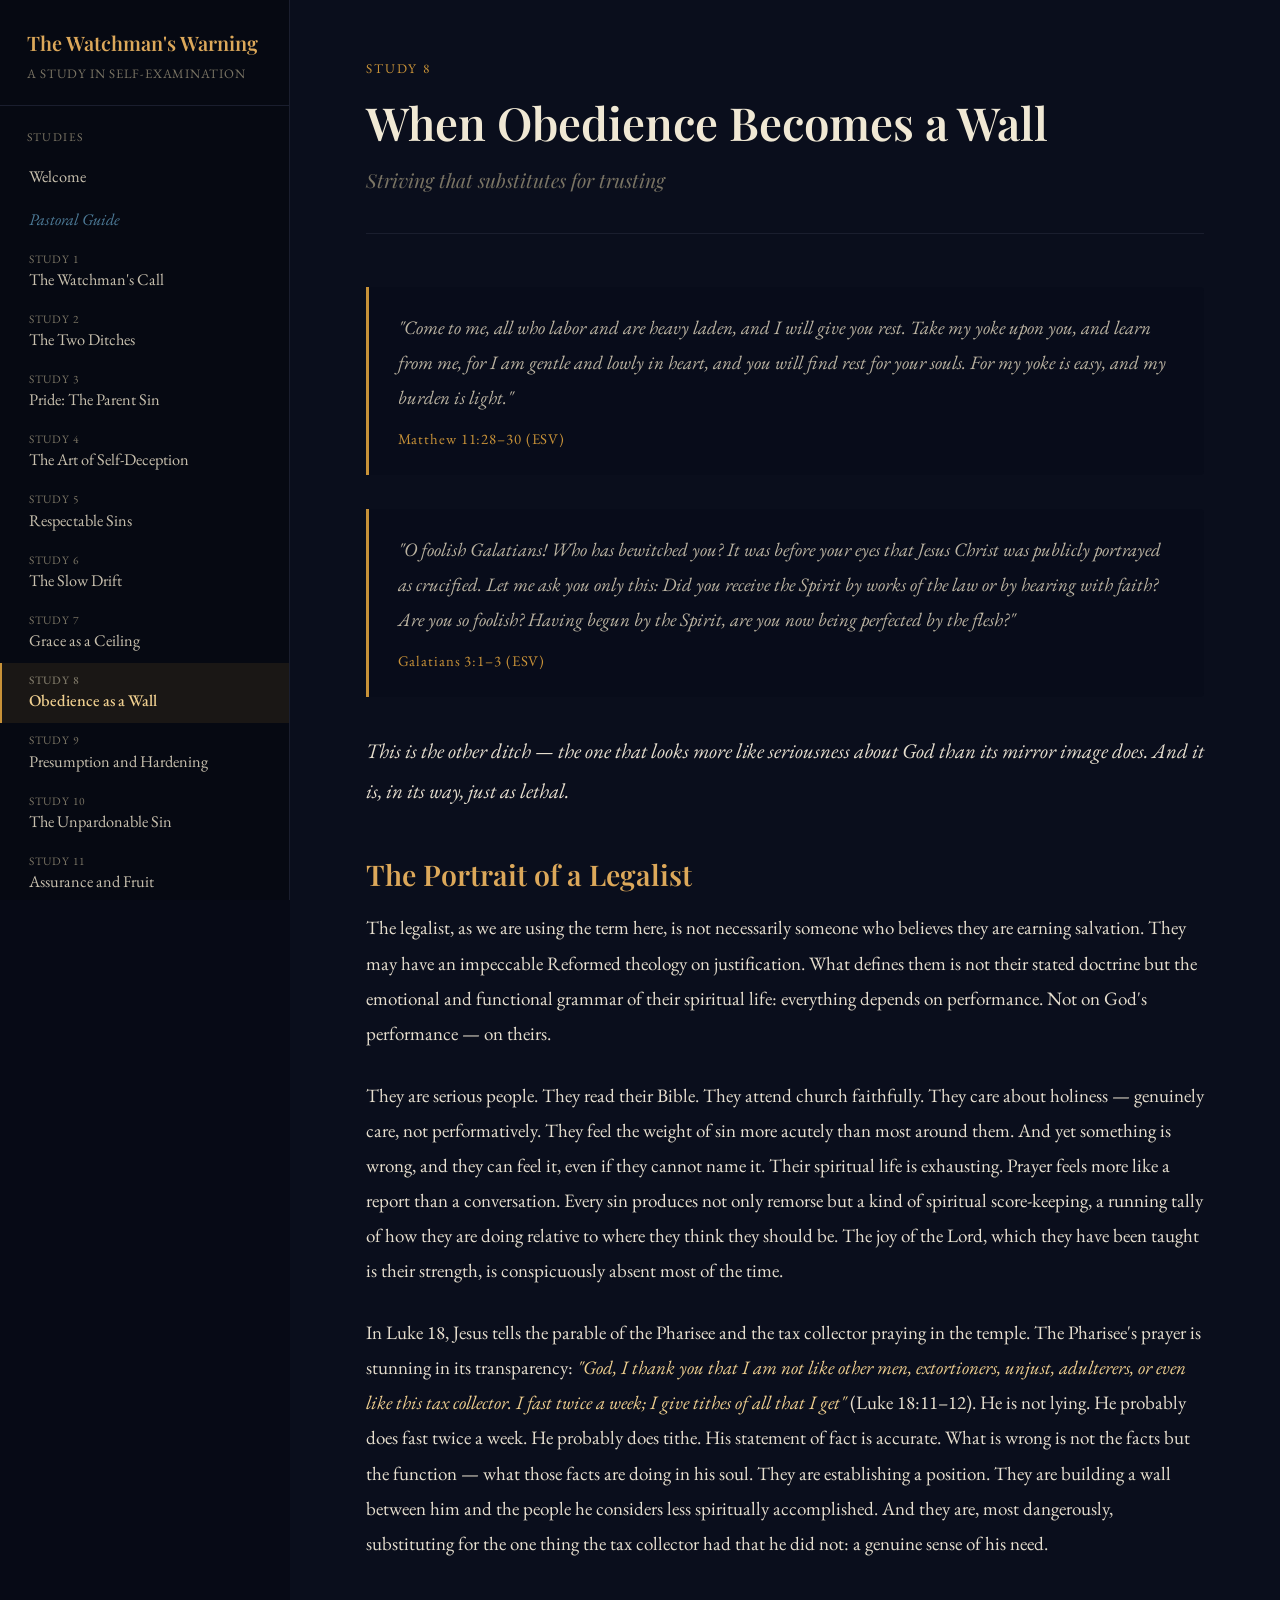
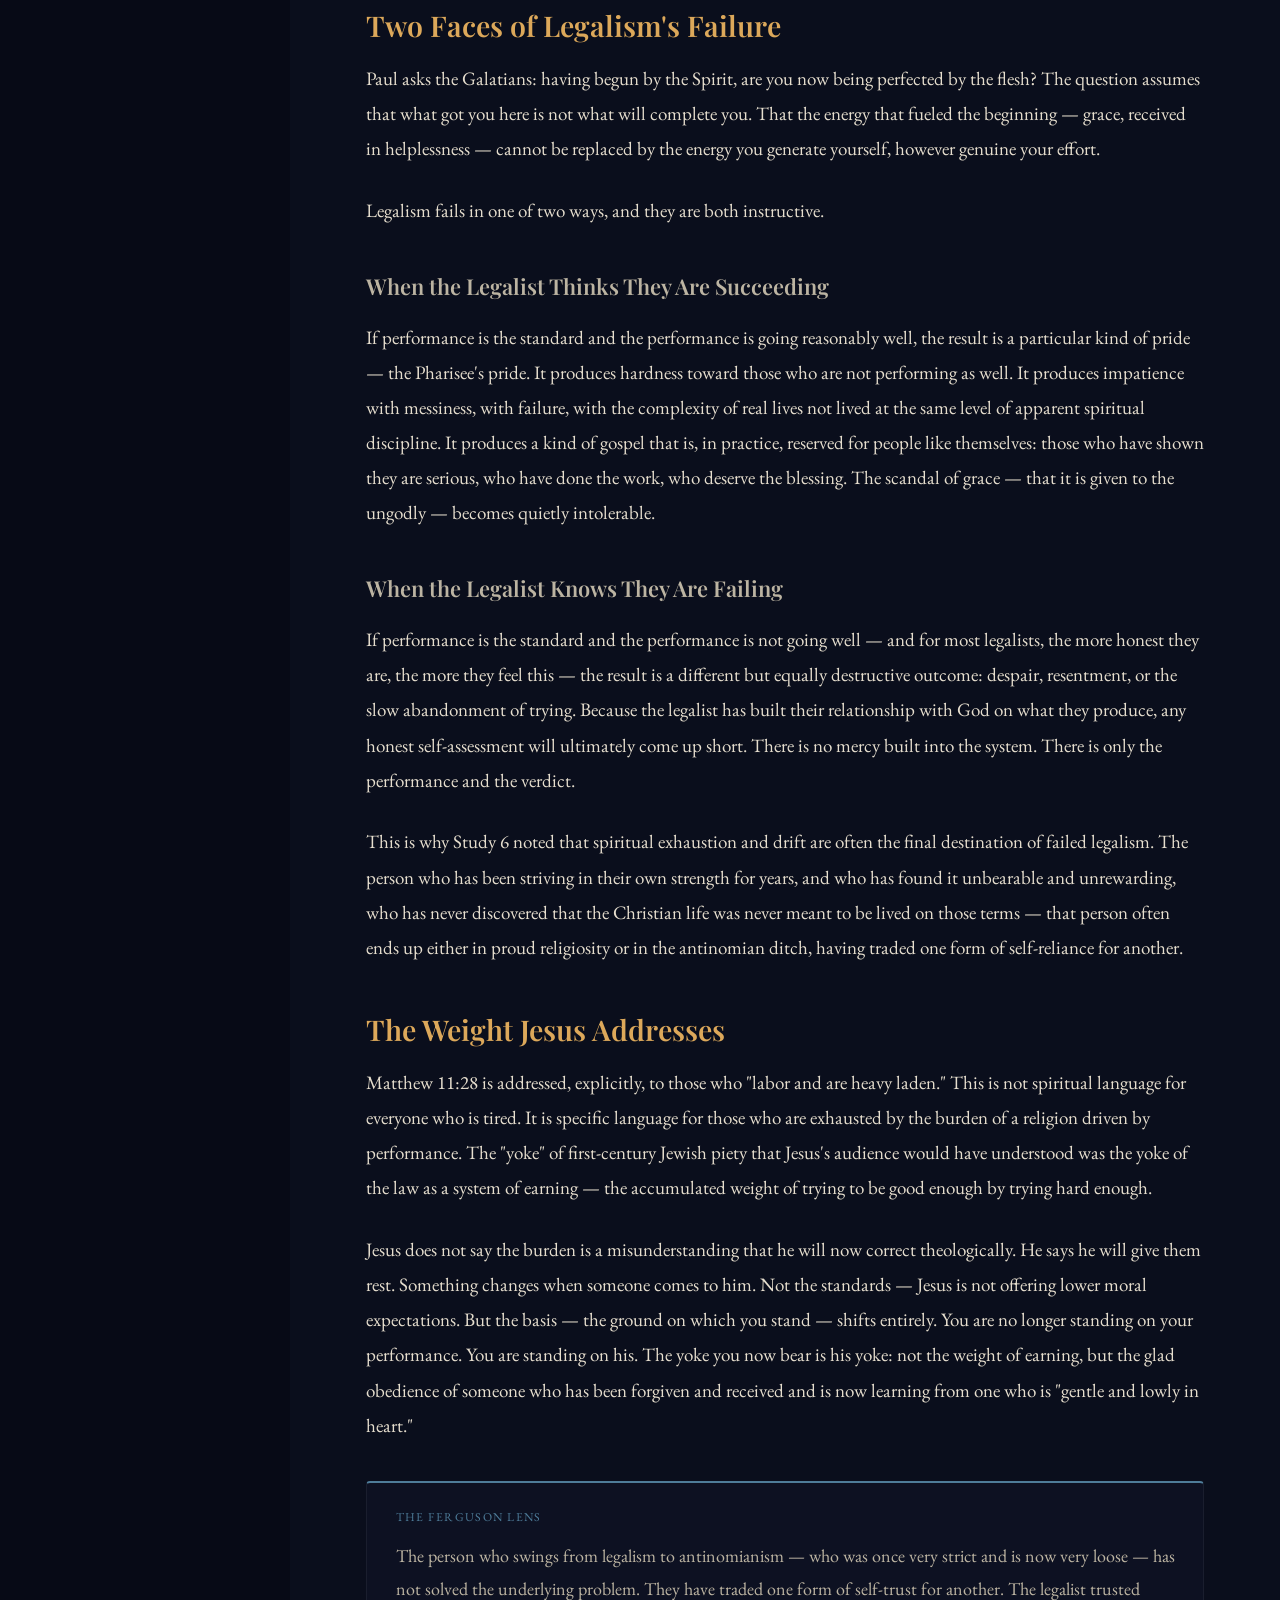
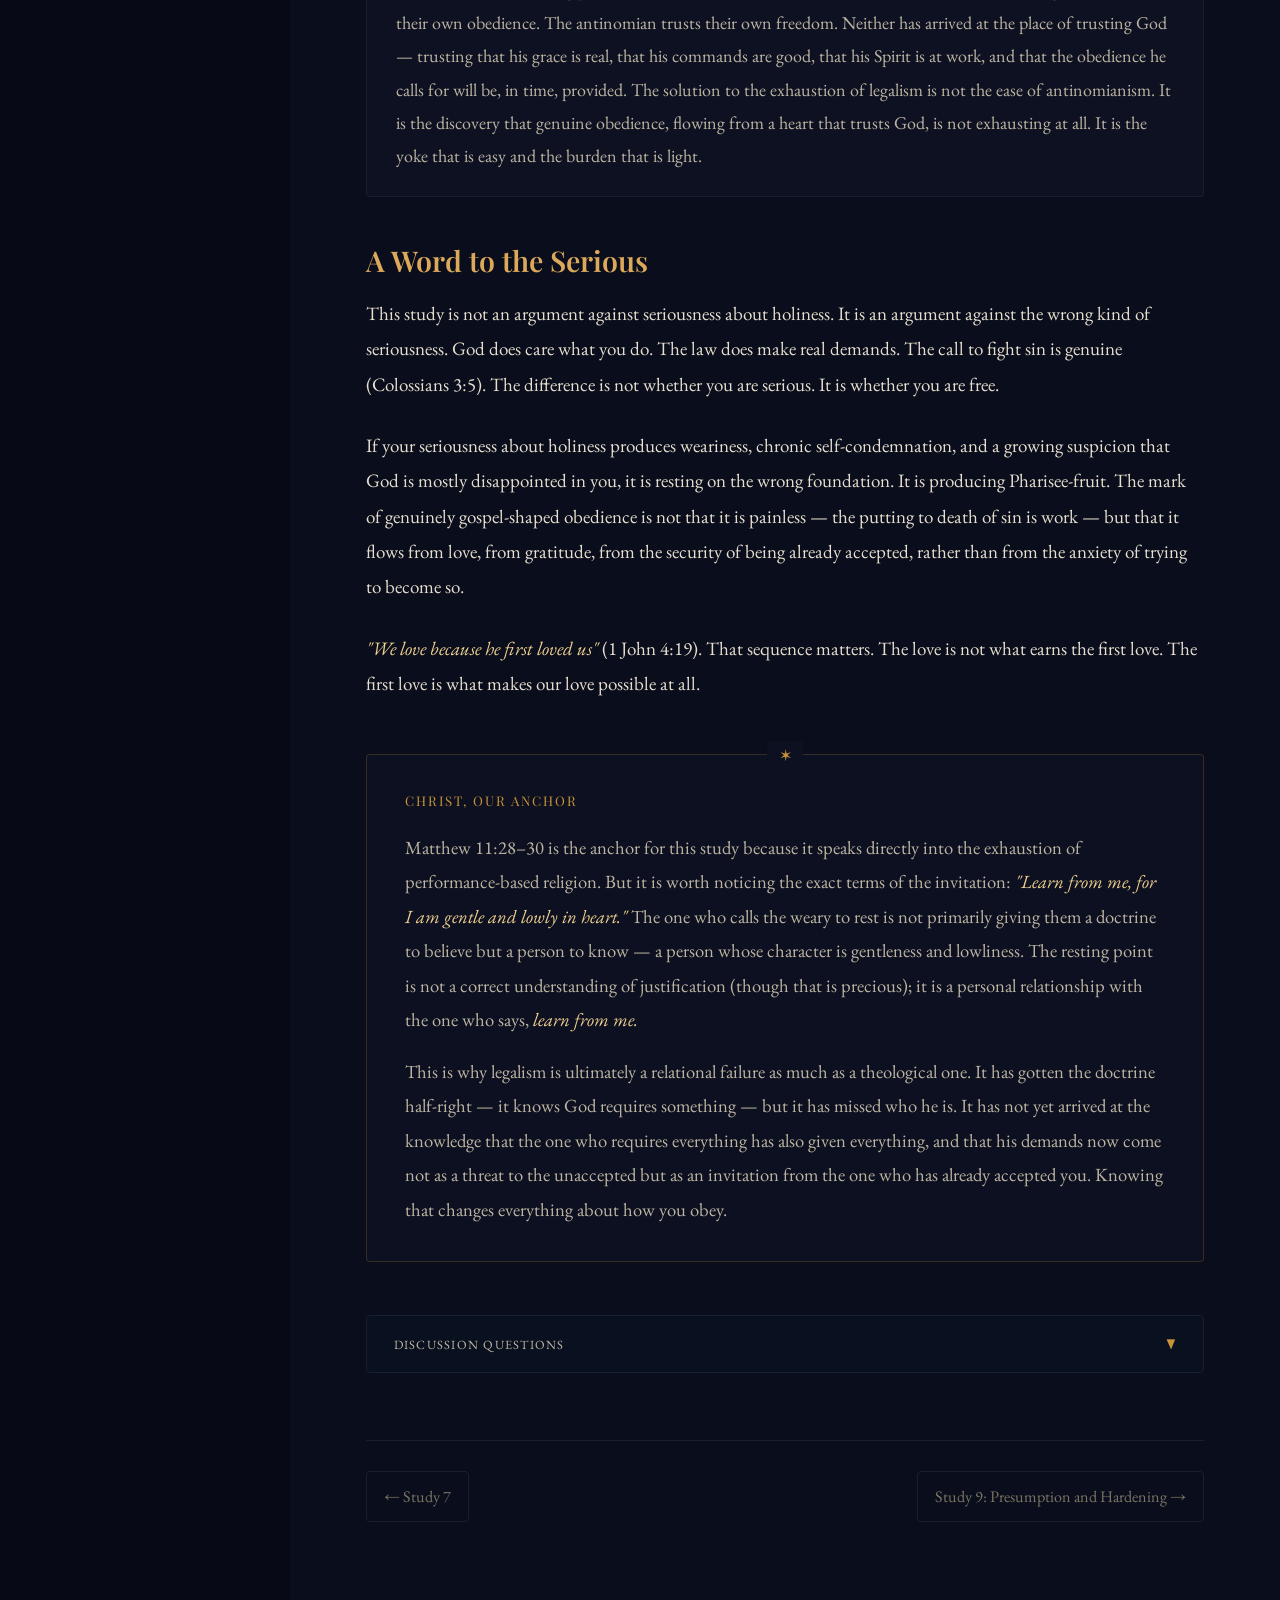
<file: page-08-obedience-wall.html>
<!DOCTYPE html>
<html lang="en">
<head>
<meta charset="UTF-8">
<meta name="viewport" content="width=device-width, initial-scale=1.0">
<title>Study 8: When Obedience Becomes a Wall | The Watchman's Warning</title>
<link rel="stylesheet" href="styles.css">
</head>
<body>
<div class="site-wrapper">
  <aside class="sidebar" id="sidebar"></aside>
  <div class="sidebar-overlay" id="sidebar-overlay"></div>

  <main class="main-content">
    <div class="page-header">
      <span class="page-label">Study 8</span>
      <h1>When Obedience Becomes a Wall</h1>
      <p class="page-subtitle">Striving that substitutes for trusting</p>
    </div>

    <div class="content-body">

      <blockquote class="scripture">
        <p>"Come to me, all who labor and are heavy laden, and I will give you rest. Take my yoke upon you, and learn from me, for I am gentle and lowly in heart, and you will find rest for your souls. For my yoke is easy, and my burden is light."</p>
        <span class="scripture-ref">Matthew 11:28–30 (ESV)</span>
      </blockquote>

      <blockquote class="scripture">
        <p>"O foolish Galatians! Who has bewitched you? It was before your eyes that Jesus Christ was publicly portrayed as crucified. Let me ask you only this: Did you receive the Spirit by works of the law or by hearing with faith? Are you so foolish? Having begun by the Spirit, are you now being perfected by the flesh?"</p>
        <span class="scripture-ref">Galatians 3:1–3 (ESV)</span>
      </blockquote>

      <p class="lede">This is the other ditch — the one that looks more like seriousness about God than its mirror image does. And it is, in its way, just as lethal.</p>

      <h2>The Portrait of a Legalist</h2>

      <p>The legalist, as we are using the term here, is not necessarily someone who believes they are earning salvation. They may have an impeccable Reformed theology on justification. What defines them is not their stated doctrine but the emotional and functional grammar of their spiritual life: everything depends on performance. Not on God's performance — on theirs.</p>

      <p>They are serious people. They read their Bible. They attend church faithfully. They care about holiness — genuinely care, not performatively. They feel the weight of sin more acutely than most around them. And yet something is wrong, and they can feel it, even if they cannot name it. Their spiritual life is exhausting. Prayer feels more like a report than a conversation. Every sin produces not only remorse but a kind of spiritual score-keeping, a running tally of how they are doing relative to where they think they should be. The joy of the Lord, which they have been taught is their strength, is conspicuously absent most of the time.</p>

      <p>In Luke 18, Jesus tells the parable of the Pharisee and the tax collector praying in the temple. The Pharisee's prayer is stunning in its transparency: <em>"God, I thank you that I am not like other men, extortioners, unjust, adulterers, or even like this tax collector. I fast twice a week; I give tithes of all that I get"</em> (Luke 18:11–12). He is not lying. He probably does fast twice a week. He probably does tithe. His statement of fact is accurate. What is wrong is not the facts but the function — what those facts are doing in his soul. They are establishing a position. They are building a wall between him and the people he considers less spiritually accomplished. And they are, most dangerously, substituting for the one thing the tax collector had that he did not: a genuine sense of his need.</p>

      <h2>Two Faces of Legalism's Failure</h2>

      <p>Paul asks the Galatians: having begun by the Spirit, are you now being perfected by the flesh? The question assumes that what got you here is not what will complete you. That the energy that fueled the beginning — grace, received in helplessness — cannot be replaced by the energy you generate yourself, however genuine your effort.</p>

      <p>Legalism fails in one of two ways, and they are both instructive.</p>

      <h3>When the Legalist Thinks They Are Succeeding</h3>

      <p>If performance is the standard and the performance is going reasonably well, the result is a particular kind of pride — the Pharisee's pride. It produces hardness toward those who are not performing as well. It produces impatience with messiness, with failure, with the complexity of real lives not lived at the same level of apparent spiritual discipline. It produces a kind of gospel that is, in practice, reserved for people like themselves: those who have shown they are serious, who have done the work, who deserve the blessing. The scandal of grace — that it is given to the ungodly — becomes quietly intolerable.</p>

      <h3>When the Legalist Knows They Are Failing</h3>

      <p>If performance is the standard and the performance is not going well — and for most legalists, the more honest they are, the more they feel this — the result is a different but equally destructive outcome: despair, resentment, or the slow abandonment of trying. Because the legalist has built their relationship with God on what they produce, any honest self-assessment will ultimately come up short. There is no mercy built into the system. There is only the performance and the verdict.</p>

      <p>This is why Study 6 noted that spiritual exhaustion and drift are often the final destination of failed legalism. The person who has been striving in their own strength for years, and who has found it unbearable and unrewarding, who has never discovered that the Christian life was never meant to be lived on those terms — that person often ends up either in proud religiosity or in the antinomian ditch, having traded one form of self-reliance for another.</p>

      <h2>The Weight Jesus Addresses</h2>

      <p>Matthew 11:28 is addressed, explicitly, to those who "labor and are heavy laden." This is not spiritual language for everyone who is tired. It is specific language for those who are exhausted by the burden of a religion driven by performance. The "yoke" of first-century Jewish piety that Jesus's audience would have understood was the yoke of the law as a system of earning — the accumulated weight of trying to be good enough by trying hard enough.</p>

      <p>Jesus does not say the burden is a misunderstanding that he will now correct theologically. He says he will give them rest. Something changes when someone comes to him. Not the standards — Jesus is not offering lower moral expectations. But the basis — the ground on which you stand — shifts entirely. You are no longer standing on your performance. You are standing on his. The yoke you now bear is his yoke: not the weight of earning, but the glad obedience of someone who has been forgiven and received and is now learning from one who is "gentle and lowly in heart."</p>

      <div class="ferguson-lens">
        <span class="lens-label">The Ferguson Lens</span>
        <p>The person who swings from legalism to antinomianism — who was once very strict and is now very loose — has not solved the underlying problem. They have traded one form of self-trust for another. The legalist trusted their own obedience. The antinomian trusts their own freedom. Neither has arrived at the place of trusting God — trusting that his grace is real, that his commands are good, that his Spirit is at work, and that the obedience he calls for will be, in time, provided. The solution to the exhaustion of legalism is not the ease of antinomianism. It is the discovery that genuine obedience, flowing from a heart that trusts God, is not exhausting at all. It is the yoke that is easy and the burden that is light.</p>
      </div>

      <h2>A Word to the Serious</h2>

      <p>This study is not an argument against seriousness about holiness. It is an argument against the wrong kind of seriousness. God does care what you do. The law does make real demands. The call to fight sin is genuine (Colossians 3:5). The difference is not whether you are serious. It is whether you are free.</p>

      <p>If your seriousness about holiness produces weariness, chronic self-condemnation, and a growing suspicion that God is mostly disappointed in you, it is resting on the wrong foundation. It is producing Pharisee-fruit. The mark of genuinely gospel-shaped obedience is not that it is painless — the putting to death of sin is work — but that it flows from love, from gratitude, from the security of being already accepted, rather than from the anxiety of trying to become so.</p>

      <p><em>"We love because he first loved us"</em> (1 John 4:19). That sequence matters. The love is not what earns the first love. The first love is what makes our love possible at all.</p>

    </div>

    <div class="christ-anchor">
      <h3>Christ, Our Anchor</h3>
      <p>Matthew 11:28–30 is the anchor for this study because it speaks directly into the exhaustion of performance-based religion. But it is worth noticing the exact terms of the invitation: <em>"Learn from me, for I am gentle and lowly in heart."</em> The one who calls the weary to rest is not primarily giving them a doctrine to believe but a person to know — a person whose character is gentleness and lowliness. The resting point is not a correct understanding of justification (though that is precious); it is a personal relationship with the one who says, <em>learn from me.</em></p>
      <p>This is why legalism is ultimately a relational failure as much as a theological one. It has gotten the doctrine half-right — it knows God requires something — but it has missed who he is. It has not yet arrived at the knowledge that the one who requires everything has also given everything, and that his demands now come not as a threat to the unaccepted but as an invitation from the one who has already accepted you. Knowing that changes everything about how you obey.</p>
    </div>

    <div class="discussion-section">
      <button class="discussion-toggle">
        <span class="toggle-label">Discussion Questions</span>
        <span class="toggle-arrow">&#9660;</span>
      </button>
      <div class="discussion-content">
        <ol>
          <li>The study says the legalist may have impeccable Reformed theology on justification but still live by performance in practice. Does that distinction — between stated doctrine and functional grammar — resonate with your experience?</li>
          <li>The Pharisee in Luke 18 is not lying about his deeds, but something has gone wrong in what those deeds are doing in his soul. What is that something? Can you see it in yourself?</li>
          <li>The study describes two failure modes: the proud legalist who is apparently succeeding, and the despairing legalist who knows they are not. Which feels more familiar, or more frightening?</li>
          <li>Jesus says, "learn from me, for I am gentle and lowly in heart." What would it mean to know God as someone who is genuinely gentle — not indifferent, but gentle? Does that characterization of God feel true to your experience of him?</li>
          <li>The study says that obedience flowing from love is "not exhausting at all." Is that your experience of Christian living? If not, what do you think is driving your obedience — love, fear, habit, or something else?</li>
        </ol>
      </div>
    </div>

    <div class="page-nav">
      <a href="page-07-grace-ceiling.html">&#8592; Study 7</a>
      <a href="page-09-presumption.html">Study 9: Presumption and Hardening &#8594;</a>
    </div>
  </main>
</div>

<button class="sidebar-toggle" id="sidebar-toggle" aria-label="Toggle navigation">&#9776;</button>
<script src="nav.js"></script>
<script>buildNav('page-08');</script>
</body>
</html>
</file>
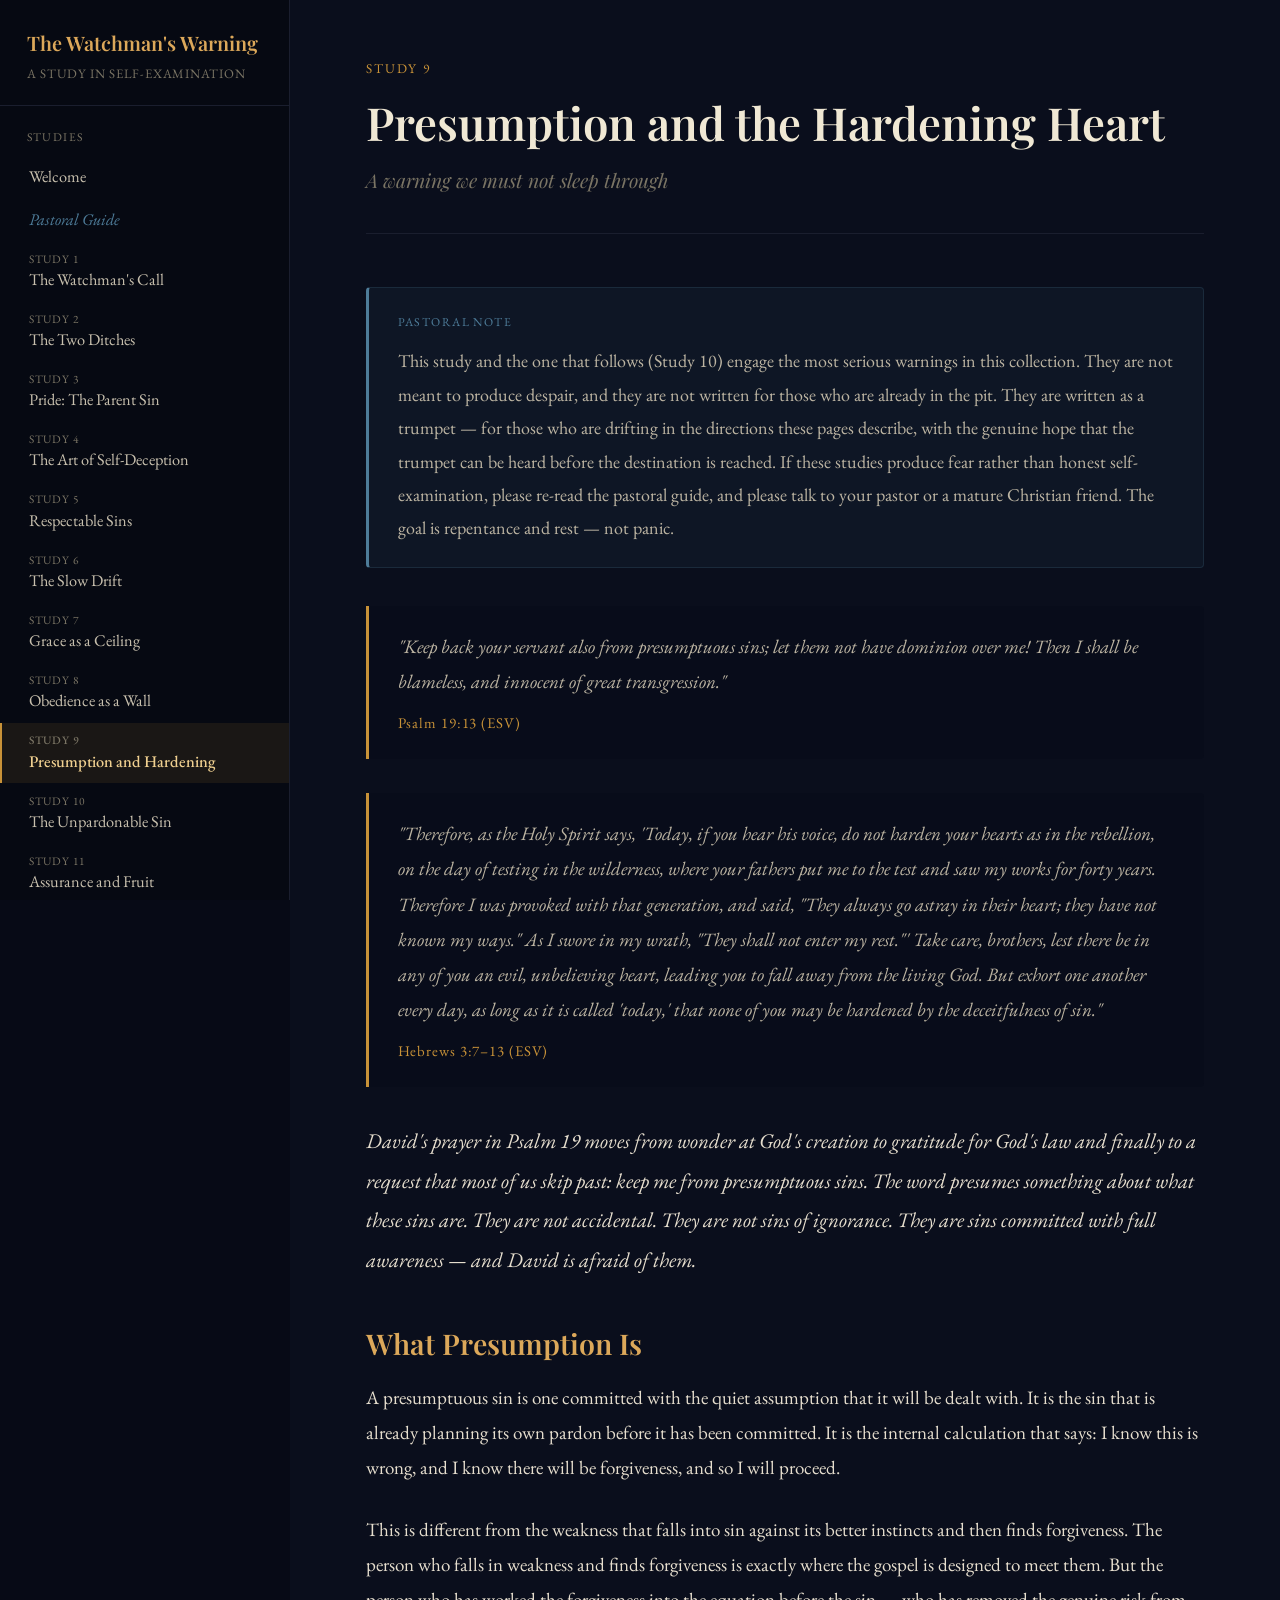
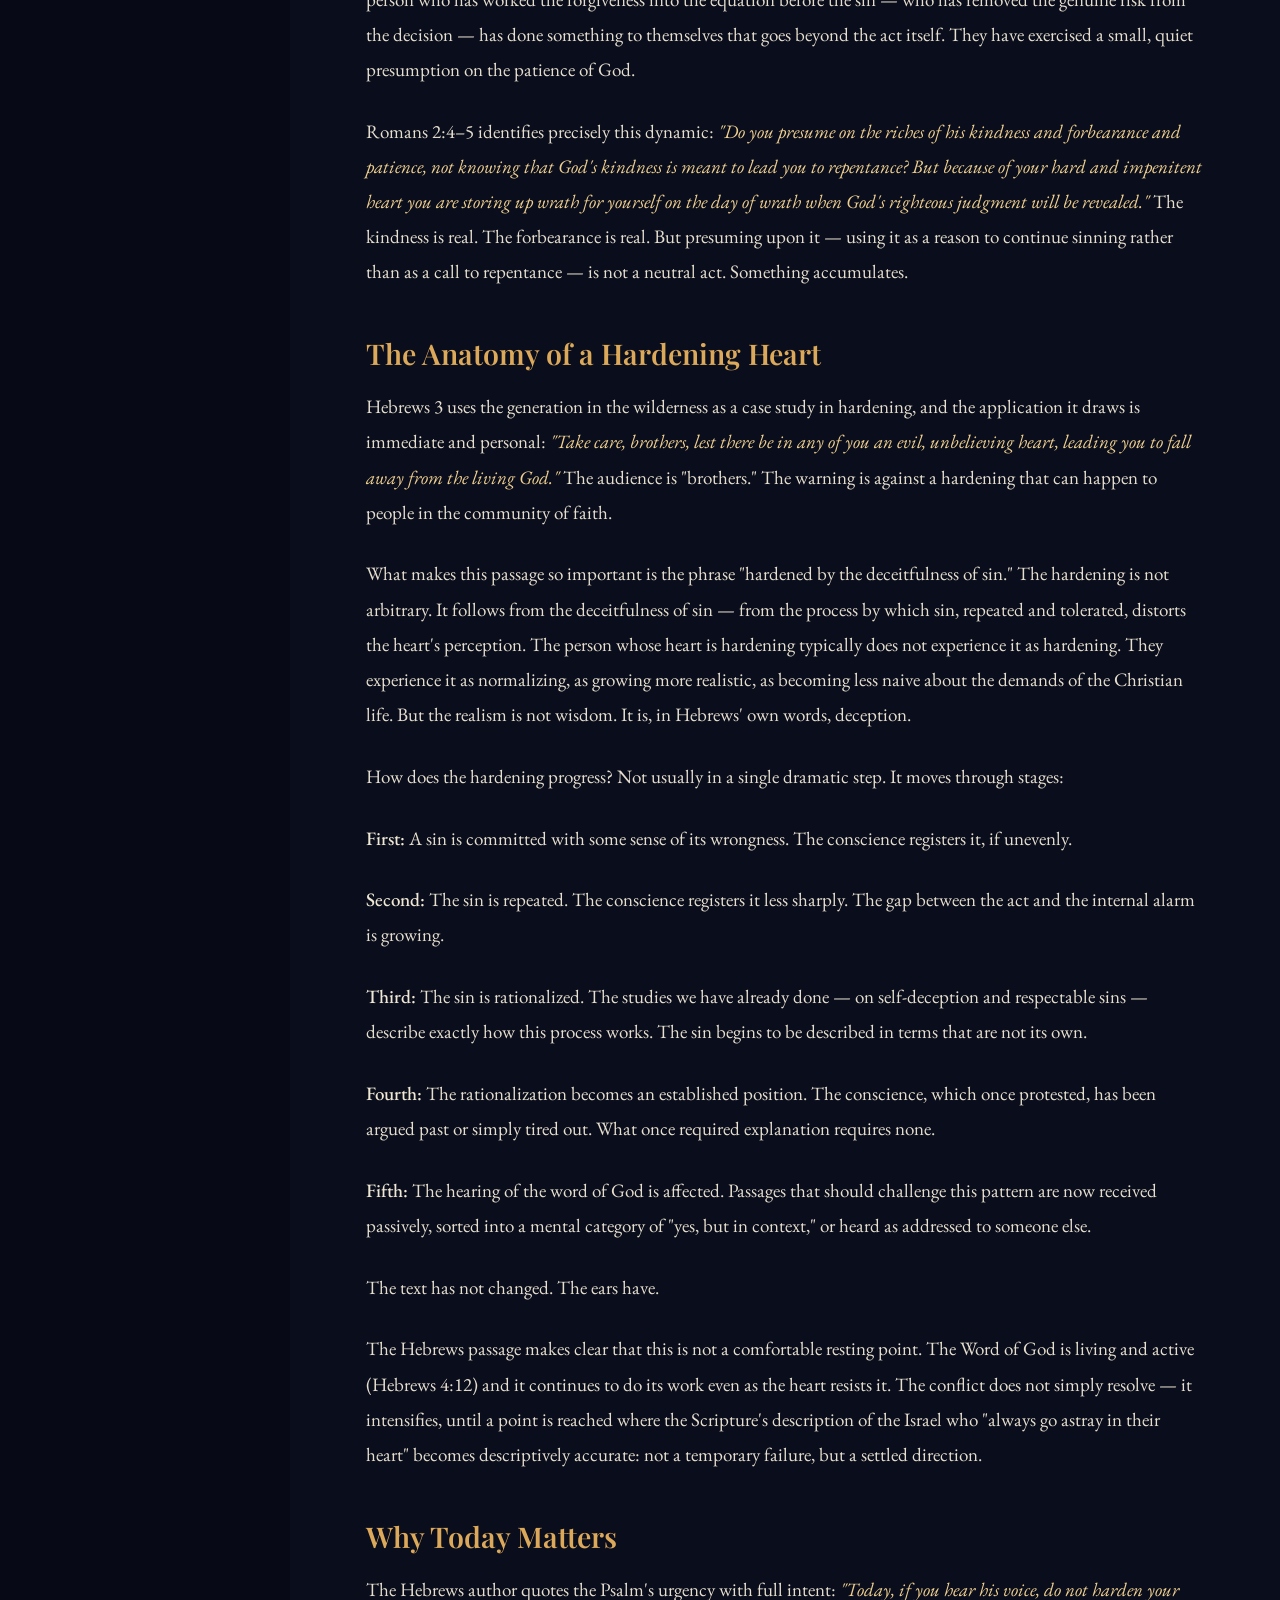
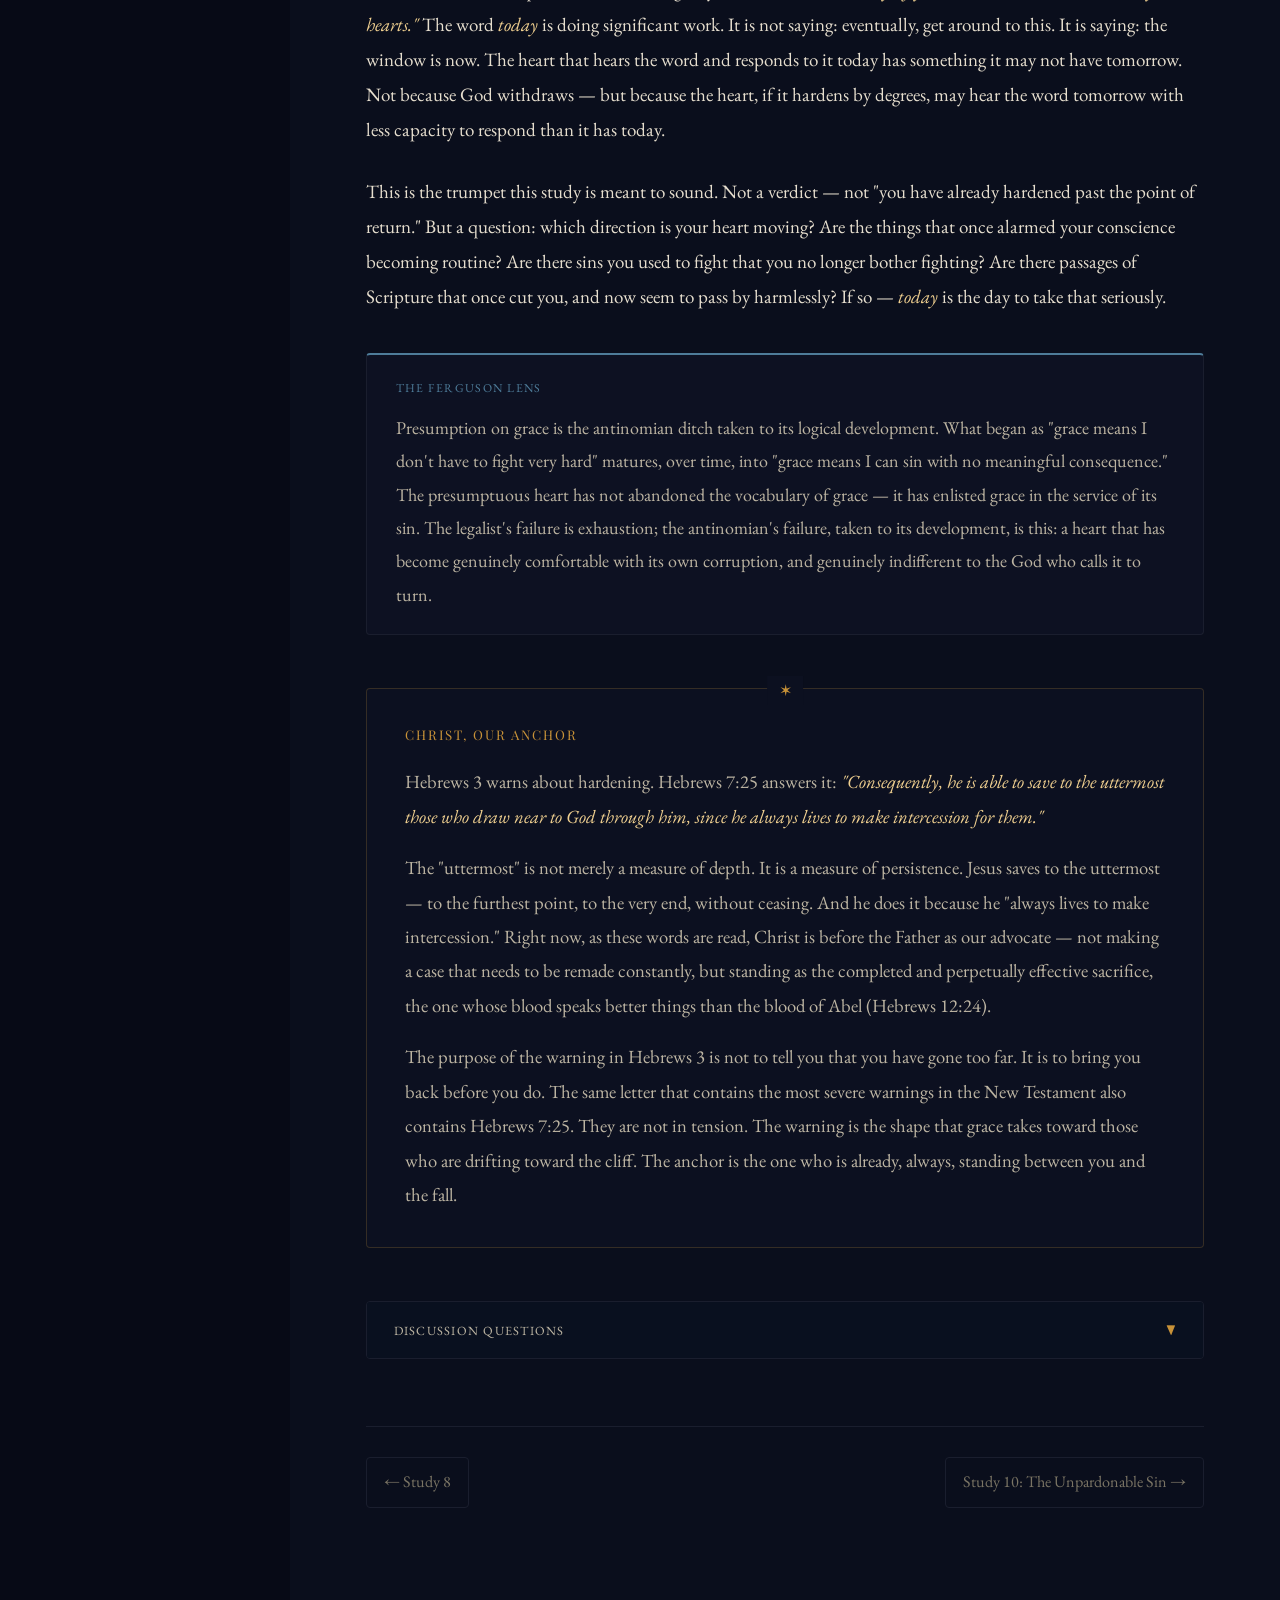
<file: page-09-presumption.html>
<!DOCTYPE html>
<html lang="en">
<head>
<meta charset="UTF-8">
<meta name="viewport" content="width=device-width, initial-scale=1.0">
<title>Study 9: Presumption and the Hardening Heart | The Watchman's Warning</title>
<link rel="stylesheet" href="styles.css">
</head>
<body>
<div class="site-wrapper">
  <aside class="sidebar" id="sidebar"></aside>
  <div class="sidebar-overlay" id="sidebar-overlay"></div>

  <main class="main-content">
    <div class="page-header">
      <span class="page-label">Study 9</span>
      <h1>Presumption and the Hardening Heart</h1>
      <p class="page-subtitle">A warning we must not sleep through</p>
    </div>

    <div class="content-body">

      <div class="pastoral-note">
        <span class="note-label">Pastoral Note</span>
        <p>This study and the one that follows (Study 10) engage the most serious warnings in this collection. They are not meant to produce despair, and they are not written for those who are already in the pit. They are written as a trumpet — for those who are drifting in the directions these pages describe, with the genuine hope that the trumpet can be heard before the destination is reached. If these studies produce fear rather than honest self-examination, please re-read the pastoral guide, and please talk to your pastor or a mature Christian friend. The goal is repentance and rest — not panic.</p>
      </div>

      <blockquote class="scripture">
        <p>"Keep back your servant also from presumptuous sins; let them not have dominion over me! Then I shall be blameless, and innocent of great transgression."</p>
        <span class="scripture-ref">Psalm 19:13 (ESV)</span>
      </blockquote>

      <blockquote class="scripture">
        <p>"Therefore, as the Holy Spirit says, 'Today, if you hear his voice, do not harden your hearts as in the rebellion, on the day of testing in the wilderness, where your fathers put me to the test and saw my works for forty years. Therefore I was provoked with that generation, and said, "They always go astray in their heart; they have not known my ways." As I swore in my wrath, "They shall not enter my rest."' Take care, brothers, lest there be in any of you an evil, unbelieving heart, leading you to fall away from the living God. But exhort one another every day, as long as it is called 'today,' that none of you may be hardened by the deceitfulness of sin."</p>
        <span class="scripture-ref">Hebrews 3:7–13 (ESV)</span>
      </blockquote>

      <p class="lede">David's prayer in Psalm 19 moves from wonder at God's creation to gratitude for God's law and finally to a request that most of us skip past: keep me from presumptuous sins. The word presumes something about what these sins are. They are not accidental. They are not sins of ignorance. They are sins committed with full awareness — and David is afraid of them.</p>

      <h2>What Presumption Is</h2>

      <p>A presumptuous sin is one committed with the quiet assumption that it will be dealt with. It is the sin that is already planning its own pardon before it has been committed. It is the internal calculation that says: I know this is wrong, and I know there will be forgiveness, and so I will proceed.</p>

      <p>This is different from the weakness that falls into sin against its better instincts and then finds forgiveness. The person who falls in weakness and finds forgiveness is exactly where the gospel is designed to meet them. But the person who has worked the forgiveness into the equation before the sin — who has removed the genuine risk from the decision — has done something to themselves that goes beyond the act itself. They have exercised a small, quiet presumption on the patience of God.</p>

      <p>Romans 2:4–5 identifies precisely this dynamic: <em>"Do you presume on the riches of his kindness and forbearance and patience, not knowing that God's kindness is meant to lead you to repentance? But because of your hard and impenitent heart you are storing up wrath for yourself on the day of wrath when God's righteous judgment will be revealed."</em> The kindness is real. The forbearance is real. But presuming upon it — using it as a reason to continue sinning rather than as a call to repentance — is not a neutral act. Something accumulates.</p>

      <h2>The Anatomy of a Hardening Heart</h2>

      <p>Hebrews 3 uses the generation in the wilderness as a case study in hardening, and the application it draws is immediate and personal: <em>"Take care, brothers, lest there be in any of you an evil, unbelieving heart, leading you to fall away from the living God."</em> The audience is "brothers." The warning is against a hardening that can happen to people in the community of faith.</p>

      <p>What makes this passage so important is the phrase "hardened by the deceitfulness of sin." The hardening is not arbitrary. It follows from the deceitfulness of sin — from the process by which sin, repeated and tolerated, distorts the heart's perception. The person whose heart is hardening typically does not experience it as hardening. They experience it as normalizing, as growing more realistic, as becoming less naive about the demands of the Christian life. But the realism is not wisdom. It is, in Hebrews' own words, deception.</p>

      <p>How does the hardening progress? Not usually in a single dramatic step. It moves through stages:</p>

      <p><strong>First:</strong> A sin is committed with some sense of its wrongness. The conscience registers it, if unevenly.</p>

      <p><strong>Second:</strong> The sin is repeated. The conscience registers it less sharply. The gap between the act and the internal alarm is growing.</p>

      <p><strong>Third:</strong> The sin is rationalized. The studies we have already done — on self-deception and respectable sins — describe exactly how this process works. The sin begins to be described in terms that are not its own.</p>

      <p><strong>Fourth:</strong> The rationalization becomes an established position. The conscience, which once protested, has been argued past or simply tired out. What once required explanation requires none.</p>

      <p><strong>Fifth:</strong> The hearing of the word of God is affected. Passages that should challenge this pattern are now received passively, sorted into a mental category of "yes, but in context," or heard as addressed to someone else.</p>

      <p>The text has not changed. The ears have.</p>

      <p>The Hebrews passage makes clear that this is not a comfortable resting point. The Word of God is living and active (Hebrews 4:12) and it continues to do its work even as the heart resists it. The conflict does not simply resolve — it intensifies, until a point is reached where the Scripture's description of the Israel who "always go astray in their heart" becomes descriptively accurate: not a temporary failure, but a settled direction.</p>

      <h2>Why Today Matters</h2>

      <p>The Hebrews author quotes the Psalm's urgency with full intent: <em>"Today, if you hear his voice, do not harden your hearts."</em> The word <em>today</em> is doing significant work. It is not saying: eventually, get around to this. It is saying: the window is now. The heart that hears the word and responds to it today has something it may not have tomorrow. Not because God withdraws — but because the heart, if it hardens by degrees, may hear the word tomorrow with less capacity to respond than it has today.</p>

      <p>This is the trumpet this study is meant to sound. Not a verdict — not "you have already hardened past the point of return." But a question: which direction is your heart moving? Are the things that once alarmed your conscience becoming routine? Are there sins you used to fight that you no longer bother fighting? Are there passages of Scripture that once cut you, and now seem to pass by harmlessly? If so — <em>today</em> is the day to take that seriously.</p>

      <div class="ferguson-lens">
        <span class="lens-label">The Ferguson Lens</span>
        <p>Presumption on grace is the antinomian ditch taken to its logical development. What began as "grace means I don't have to fight very hard" matures, over time, into "grace means I can sin with no meaningful consequence." The presumptuous heart has not abandoned the vocabulary of grace — it has enlisted grace in the service of its sin. The legalist's failure is exhaustion; the antinomian's failure, taken to its development, is this: a heart that has become genuinely comfortable with its own corruption, and genuinely indifferent to the God who calls it to turn.</p>
      </div>

    </div>

    <div class="christ-anchor">
      <h3>Christ, Our Anchor</h3>
      <p>Hebrews 3 warns about hardening. Hebrews 7:25 answers it: <em>"Consequently, he is able to save to the uttermost those who draw near to God through him, since he always lives to make intercession for them."</em></p>
      <p>The "uttermost" is not merely a measure of depth. It is a measure of persistence. Jesus saves to the uttermost — to the furthest point, to the very end, without ceasing. And he does it because he "always lives to make intercession." Right now, as these words are read, Christ is before the Father as our advocate — not making a case that needs to be remade constantly, but standing as the completed and perpetually effective sacrifice, the one whose blood speaks better things than the blood of Abel (Hebrews 12:24).</p>
      <p>The purpose of the warning in Hebrews 3 is not to tell you that you have gone too far. It is to bring you back before you do. The same letter that contains the most severe warnings in the New Testament also contains Hebrews 7:25. They are not in tension. The warning is the shape that grace takes toward those who are drifting toward the cliff. The anchor is the one who is already, always, standing between you and the fall.</p>
    </div>

    <div class="discussion-section">
      <button class="discussion-toggle">
        <span class="toggle-label">Discussion Questions</span>
        <span class="toggle-arrow">&#9660;</span>
      </button>
      <div class="discussion-content">
        <ol>
          <li>The study distinguishes between "weakness that falls into sin" and "presumption that plans for it in advance." Can you identify the difference in your own experience? Have you ever caught yourself making the second kind of calculation?</li>
          <li>Romans 2:4–5 says that presuming on God's kindness stores up wrath. How do you hold together the genuine patience and kindness of God with the seriousness of this warning? Does the patience of God lead you to repentance, or to something else?</li>
          <li>The five-stage hardening process is described as something that typically feels like "growing more realistic." Have you seen this dynamic in someone else, or recognized it in yourself? What are the early signs that are easiest to miss?</li>
          <li>The study asks: are there things that once alarmed your conscience that now seem routine? Without needing to be specific with the group, are you willing to sit with that question honestly, alone, with God?</li>
          <li>Hebrews 7:25 says Christ "always lives to make intercession." How does that truth speak into the fear that presumptuous sin might have placed you beyond reach? What would it mean to bring that intercession into the picture?</li>
        </ol>
      </div>
    </div>

    <div class="page-nav">
      <a href="page-08-obedience-wall.html">&#8592; Study 8</a>
      <a href="page-10-unpardonable.html">Study 10: The Unpardonable Sin &#8594;</a>
    </div>
  </main>
</div>

<button class="sidebar-toggle" id="sidebar-toggle" aria-label="Toggle navigation">&#9776;</button>
<script src="nav.js"></script>
<script>buildNav('page-09');</script>
</body>
</html>
</file>
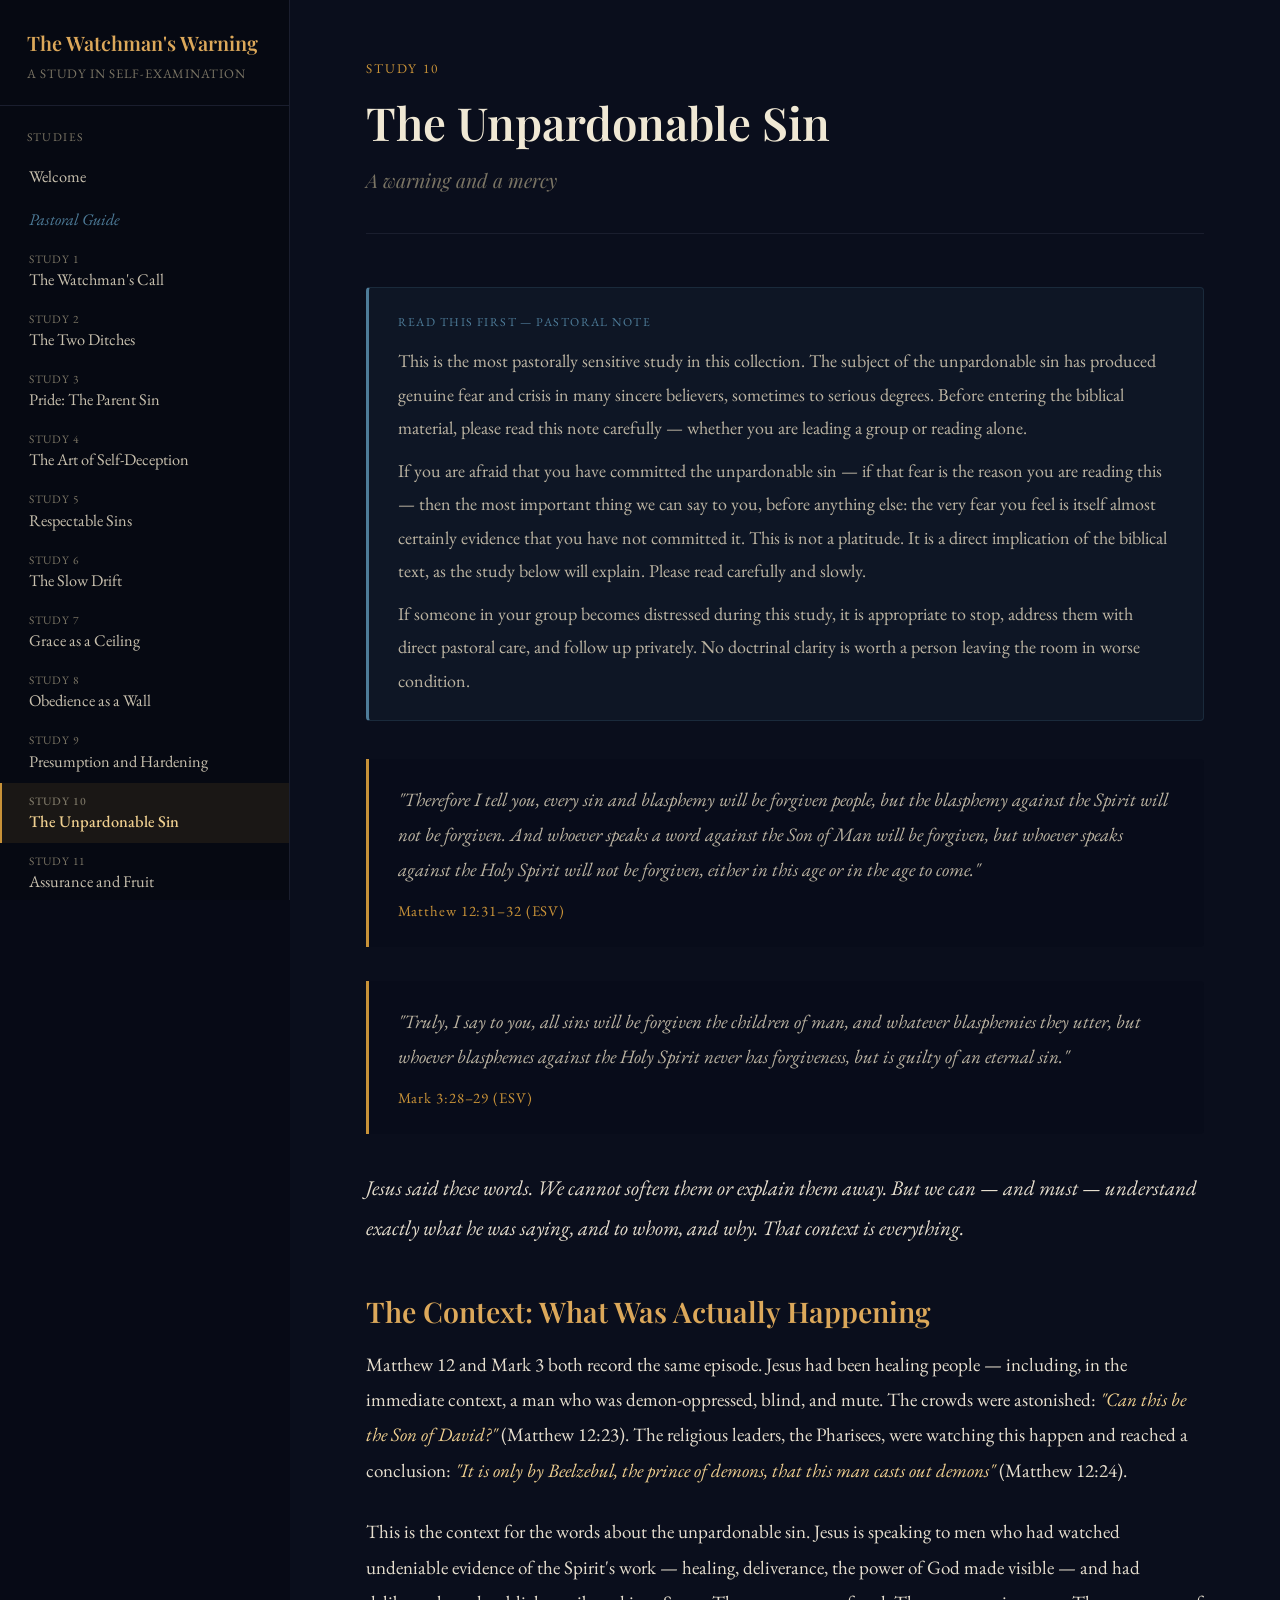
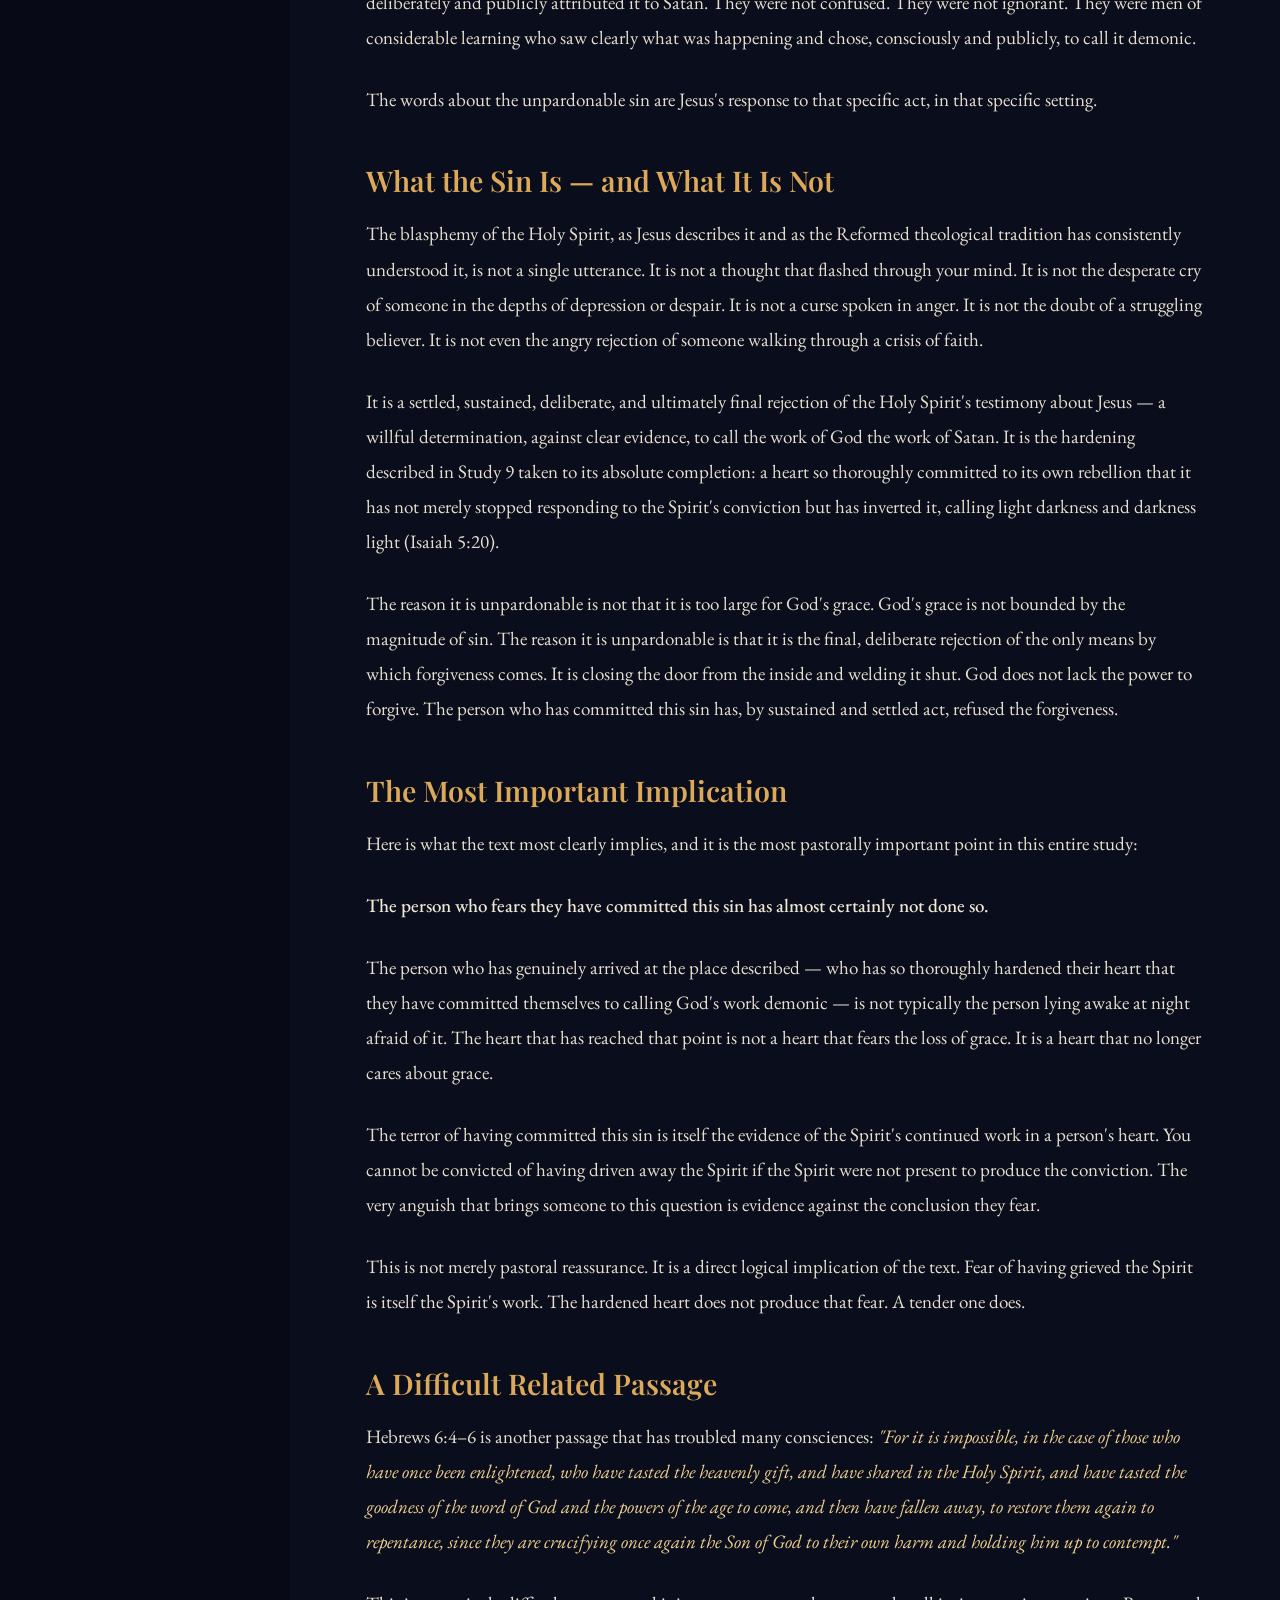
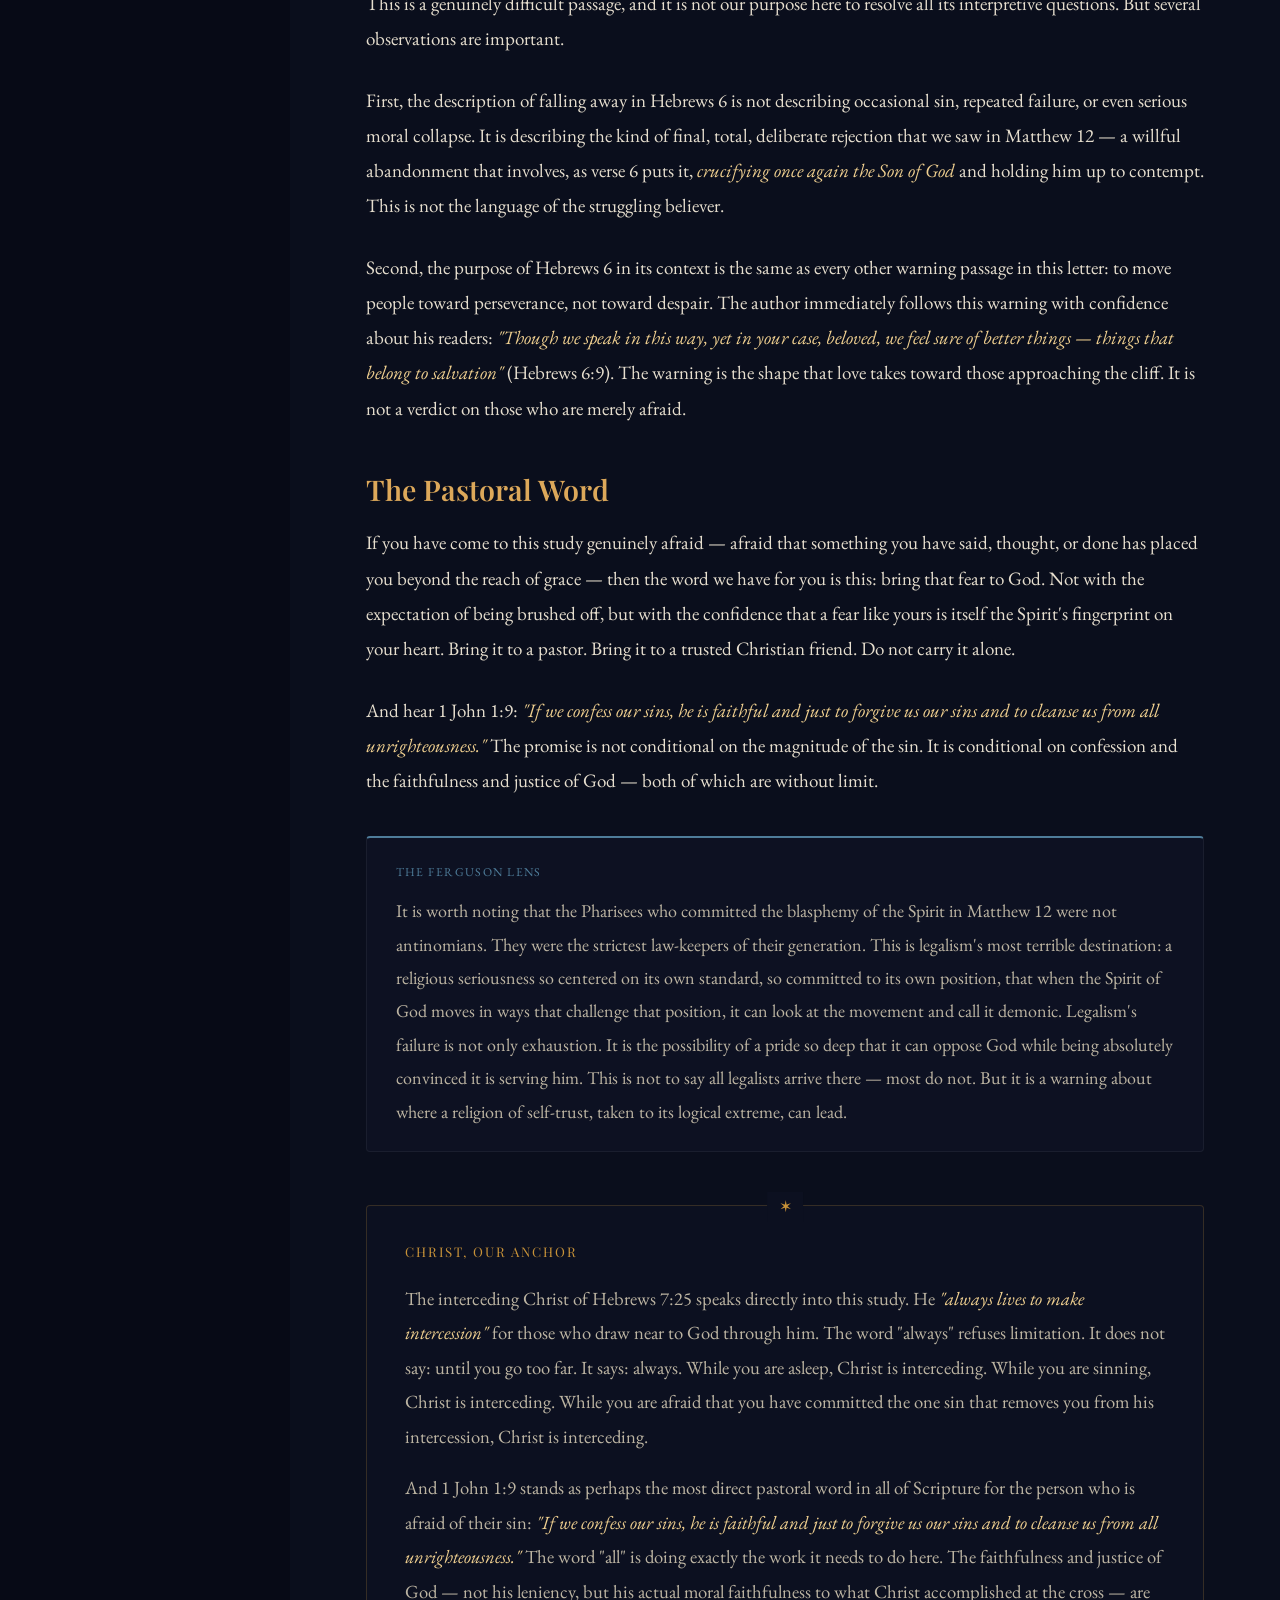
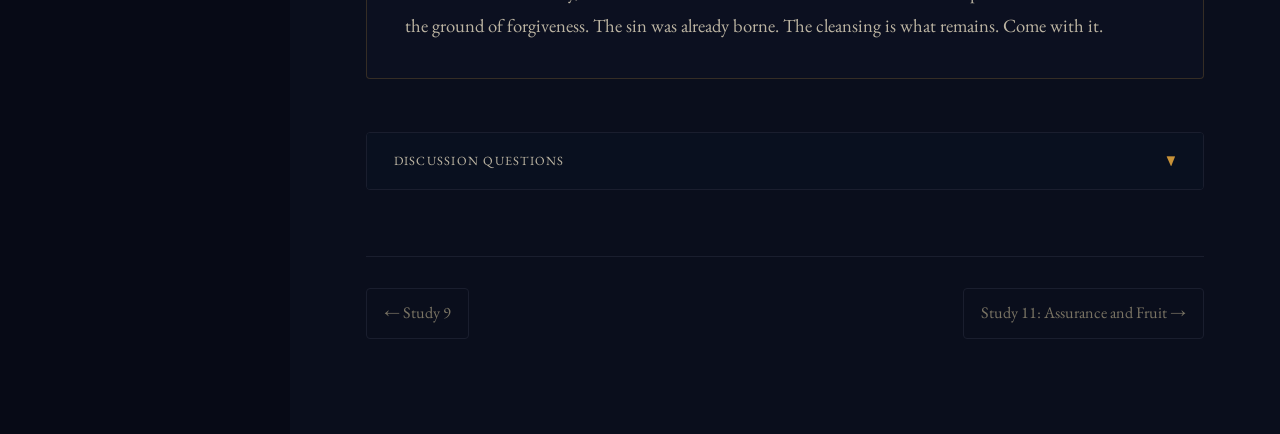
<file: page-10-unpardonable.html>
<!DOCTYPE html>
<html lang="en">
<head>
<meta charset="UTF-8">
<meta name="viewport" content="width=device-width, initial-scale=1.0">
<title>Study 10: The Unpardonable Sin | The Watchman's Warning</title>
<link rel="stylesheet" href="styles.css">
</head>
<body>
<div class="site-wrapper">
  <aside class="sidebar" id="sidebar"></aside>
  <div class="sidebar-overlay" id="sidebar-overlay"></div>

  <main class="main-content">
    <div class="page-header">
      <span class="page-label">Study 10</span>
      <h1>The Unpardonable Sin</h1>
      <p class="page-subtitle">A warning and a mercy</p>
    </div>

    <div class="content-body">

      <div class="pastoral-note">
        <span class="note-label">Read This First — Pastoral Note</span>
        <p>This is the most pastorally sensitive study in this collection. The subject of the unpardonable sin has produced genuine fear and crisis in many sincere believers, sometimes to serious degrees. Before entering the biblical material, please read this note carefully — whether you are leading a group or reading alone.</p>
        <p>If you are afraid that you have committed the unpardonable sin — if that fear is the reason you are reading this — then the most important thing we can say to you, before anything else: the very fear you feel is itself almost certainly evidence that you have not committed it. This is not a platitude. It is a direct implication of the biblical text, as the study below will explain. Please read carefully and slowly.</p>
        <p>If someone in your group becomes distressed during this study, it is appropriate to stop, address them with direct pastoral care, and follow up privately. No doctrinal clarity is worth a person leaving the room in worse condition.</p>
      </div>

      <blockquote class="scripture">
        <p>"Therefore I tell you, every sin and blasphemy will be forgiven people, but the blasphemy against the Spirit will not be forgiven. And whoever speaks a word against the Son of Man will be forgiven, but whoever speaks against the Holy Spirit will not be forgiven, either in this age or in the age to come."</p>
        <span class="scripture-ref">Matthew 12:31–32 (ESV)</span>
      </blockquote>

      <blockquote class="scripture">
        <p>"Truly, I say to you, all sins will be forgiven the children of man, and whatever blasphemies they utter, but whoever blasphemes against the Holy Spirit never has forgiveness, but is guilty of an eternal sin."</p>
        <span class="scripture-ref">Mark 3:28–29 (ESV)</span>
      </blockquote>

      <p class="lede">Jesus said these words. We cannot soften them or explain them away. But we can — and must — understand exactly what he was saying, and to whom, and why. That context is everything.</p>

      <h2>The Context: What Was Actually Happening</h2>

      <p>Matthew 12 and Mark 3 both record the same episode. Jesus had been healing people — including, in the immediate context, a man who was demon-oppressed, blind, and mute. The crowds were astonished: <em>"Can this be the Son of David?"</em> (Matthew 12:23). The religious leaders, the Pharisees, were watching this happen and reached a conclusion: <em>"It is only by Beelzebul, the prince of demons, that this man casts out demons"</em> (Matthew 12:24).</p>

      <p>This is the context for the words about the unpardonable sin. Jesus is speaking to men who had watched undeniable evidence of the Spirit's work — healing, deliverance, the power of God made visible — and had deliberately and publicly attributed it to Satan. They were not confused. They were not ignorant. They were men of considerable learning who saw clearly what was happening and chose, consciously and publicly, to call it demonic.</p>

      <p>The words about the unpardonable sin are Jesus's response to that specific act, in that specific setting.</p>

      <h2>What the Sin Is — and What It Is Not</h2>

      <p>The blasphemy of the Holy Spirit, as Jesus describes it and as the Reformed theological tradition has consistently understood it, is not a single utterance. It is not a thought that flashed through your mind. It is not the desperate cry of someone in the depths of depression or despair. It is not a curse spoken in anger. It is not the doubt of a struggling believer. It is not even the angry rejection of someone walking through a crisis of faith.</p>

      <p>It is a settled, sustained, deliberate, and ultimately final rejection of the Holy Spirit's testimony about Jesus — a willful determination, against clear evidence, to call the work of God the work of Satan. It is the hardening described in Study 9 taken to its absolute completion: a heart so thoroughly committed to its own rebellion that it has not merely stopped responding to the Spirit's conviction but has inverted it, calling light darkness and darkness light (Isaiah 5:20).</p>

      <p>The reason it is unpardonable is not that it is too large for God's grace. God's grace is not bounded by the magnitude of sin. The reason it is unpardonable is that it is the final, deliberate rejection of the only means by which forgiveness comes. It is closing the door from the inside and welding it shut. God does not lack the power to forgive. The person who has committed this sin has, by sustained and settled act, refused the forgiveness.</p>

      <h2>The Most Important Implication</h2>

      <p>Here is what the text most clearly implies, and it is the most pastorally important point in this entire study:</p>

      <p><strong>The person who fears they have committed this sin has almost certainly not done so.</strong></p>

      <p>The person who has genuinely arrived at the place described — who has so thoroughly hardened their heart that they have committed themselves to calling God's work demonic — is not typically the person lying awake at night afraid of it. The heart that has reached that point is not a heart that fears the loss of grace. It is a heart that no longer cares about grace.</p>

      <p>The terror of having committed this sin is itself the evidence of the Spirit's continued work in a person's heart. You cannot be convicted of having driven away the Spirit if the Spirit were not present to produce the conviction. The very anguish that brings someone to this question is evidence against the conclusion they fear.</p>

      <p>This is not merely pastoral reassurance. It is a direct logical implication of the text. Fear of having grieved the Spirit is itself the Spirit's work. The hardened heart does not produce that fear. A tender one does.</p>

      <h2>A Difficult Related Passage</h2>

      <p>Hebrews 6:4–6 is another passage that has troubled many consciences: <em>"For it is impossible, in the case of those who have once been enlightened, who have tasted the heavenly gift, and have shared in the Holy Spirit, and have tasted the goodness of the word of God and the powers of the age to come, and then have fallen away, to restore them again to repentance, since they are crucifying once again the Son of God to their own harm and holding him up to contempt."</em></p>

      <p>This is a genuinely difficult passage, and it is not our purpose here to resolve all its interpretive questions. But several observations are important.</p>

      <p>First, the description of falling away in Hebrews 6 is not describing occasional sin, repeated failure, or even serious moral collapse. It is describing the kind of final, total, deliberate rejection that we saw in Matthew 12 — a willful abandonment that involves, as verse 6 puts it, <em>crucifying once again the Son of God</em> and holding him up to contempt. This is not the language of the struggling believer.</p>

      <p>Second, the purpose of Hebrews 6 in its context is the same as every other warning passage in this letter: to move people toward perseverance, not toward despair. The author immediately follows this warning with confidence about his readers: <em>"Though we speak in this way, yet in your case, beloved, we feel sure of better things — things that belong to salvation"</em> (Hebrews 6:9). The warning is the shape that love takes toward those approaching the cliff. It is not a verdict on those who are merely afraid.</p>

      <h2>The Pastoral Word</h2>

      <p>If you have come to this study genuinely afraid — afraid that something you have said, thought, or done has placed you beyond the reach of grace — then the word we have for you is this: bring that fear to God. Not with the expectation of being brushed off, but with the confidence that a fear like yours is itself the Spirit's fingerprint on your heart. Bring it to a pastor. Bring it to a trusted Christian friend. Do not carry it alone.</p>

      <p>And hear 1 John 1:9: <em>"If we confess our sins, he is faithful and just to forgive us our sins and to cleanse us from all unrighteousness."</em> The promise is not conditional on the magnitude of the sin. It is conditional on confession and the faithfulness and justice of God — both of which are without limit.</p>

      <div class="ferguson-lens">
        <span class="lens-label">The Ferguson Lens</span>
        <p>It is worth noting that the Pharisees who committed the blasphemy of the Spirit in Matthew 12 were not antinomians. They were the strictest law-keepers of their generation. This is legalism's most terrible destination: a religious seriousness so centered on its own standard, so committed to its own position, that when the Spirit of God moves in ways that challenge that position, it can look at the movement and call it demonic. Legalism's failure is not only exhaustion. It is the possibility of a pride so deep that it can oppose God while being absolutely convinced it is serving him. This is not to say all legalists arrive there — most do not. But it is a warning about where a religion of self-trust, taken to its logical extreme, can lead.</p>
      </div>

    </div>

    <div class="christ-anchor">
      <h3>Christ, Our Anchor</h3>
      <p>The interceding Christ of Hebrews 7:25 speaks directly into this study. He <em>"always lives to make intercession"</em> for those who draw near to God through him. The word "always" refuses limitation. It does not say: until you go too far. It says: always. While you are asleep, Christ is interceding. While you are sinning, Christ is interceding. While you are afraid that you have committed the one sin that removes you from his intercession, Christ is interceding.</p>
      <p>And 1 John 1:9 stands as perhaps the most direct pastoral word in all of Scripture for the person who is afraid of their sin: <em>"If we confess our sins, he is faithful and just to forgive us our sins and to cleanse us from all unrighteousness."</em> The word "all" is doing exactly the work it needs to do here. The faithfulness and justice of God — not his leniency, but his actual moral faithfulness to what Christ accomplished at the cross — are the ground of forgiveness. The sin was already borne. The cleansing is what remains. Come with it.</p>
    </div>

    <div class="discussion-section">
      <button class="discussion-toggle">
        <span class="toggle-label">Discussion Questions</span>
        <span class="toggle-arrow">&#9660;</span>
      </button>
      <div class="discussion-content">
        <ol>
          <li>Has the concept of the unpardonable sin ever produced fear in you — either now or in the past? If so, how has understanding its context and nature in this study affected that fear?</li>
          <li>The study argues that the person who fears having committed this sin has almost certainly not done so. Does that argument feel convincing to you? Why or why not?</li>
          <li>The Pharisees in Matthew 12 were the most religiously serious people in their society. How does the Ferguson Lens observation — that this is legalism's most terrible destination — sit with you? What does it say about the dangers of a religion that is entirely self-generated?</li>
          <li>Hebrews 6 is a difficult passage. What do you do with biblical passages that seem very severe? Do you tend to soften them past their natural meaning, or do you apply them in ways that produce more fear than the author seems to intend?</li>
          <li>1 John 1:9 says God is "faithful and just" to forgive — not merely merciful. What is the significance of that? How does it change the ground on which forgiveness rests?</li>
        </ol>
      </div>
    </div>

    <div class="page-nav">
      <a href="page-09-presumption.html">&#8592; Study 9</a>
      <a href="page-11-assurance.html">Study 11: Assurance and Fruit &#8594;</a>
    </div>
  </main>
</div>

<button class="sidebar-toggle" id="sidebar-toggle" aria-label="Toggle navigation">&#9776;</button>
<script src="nav.js"></script>
<script>buildNav('page-10');</script>
</body>
</html>
</file>
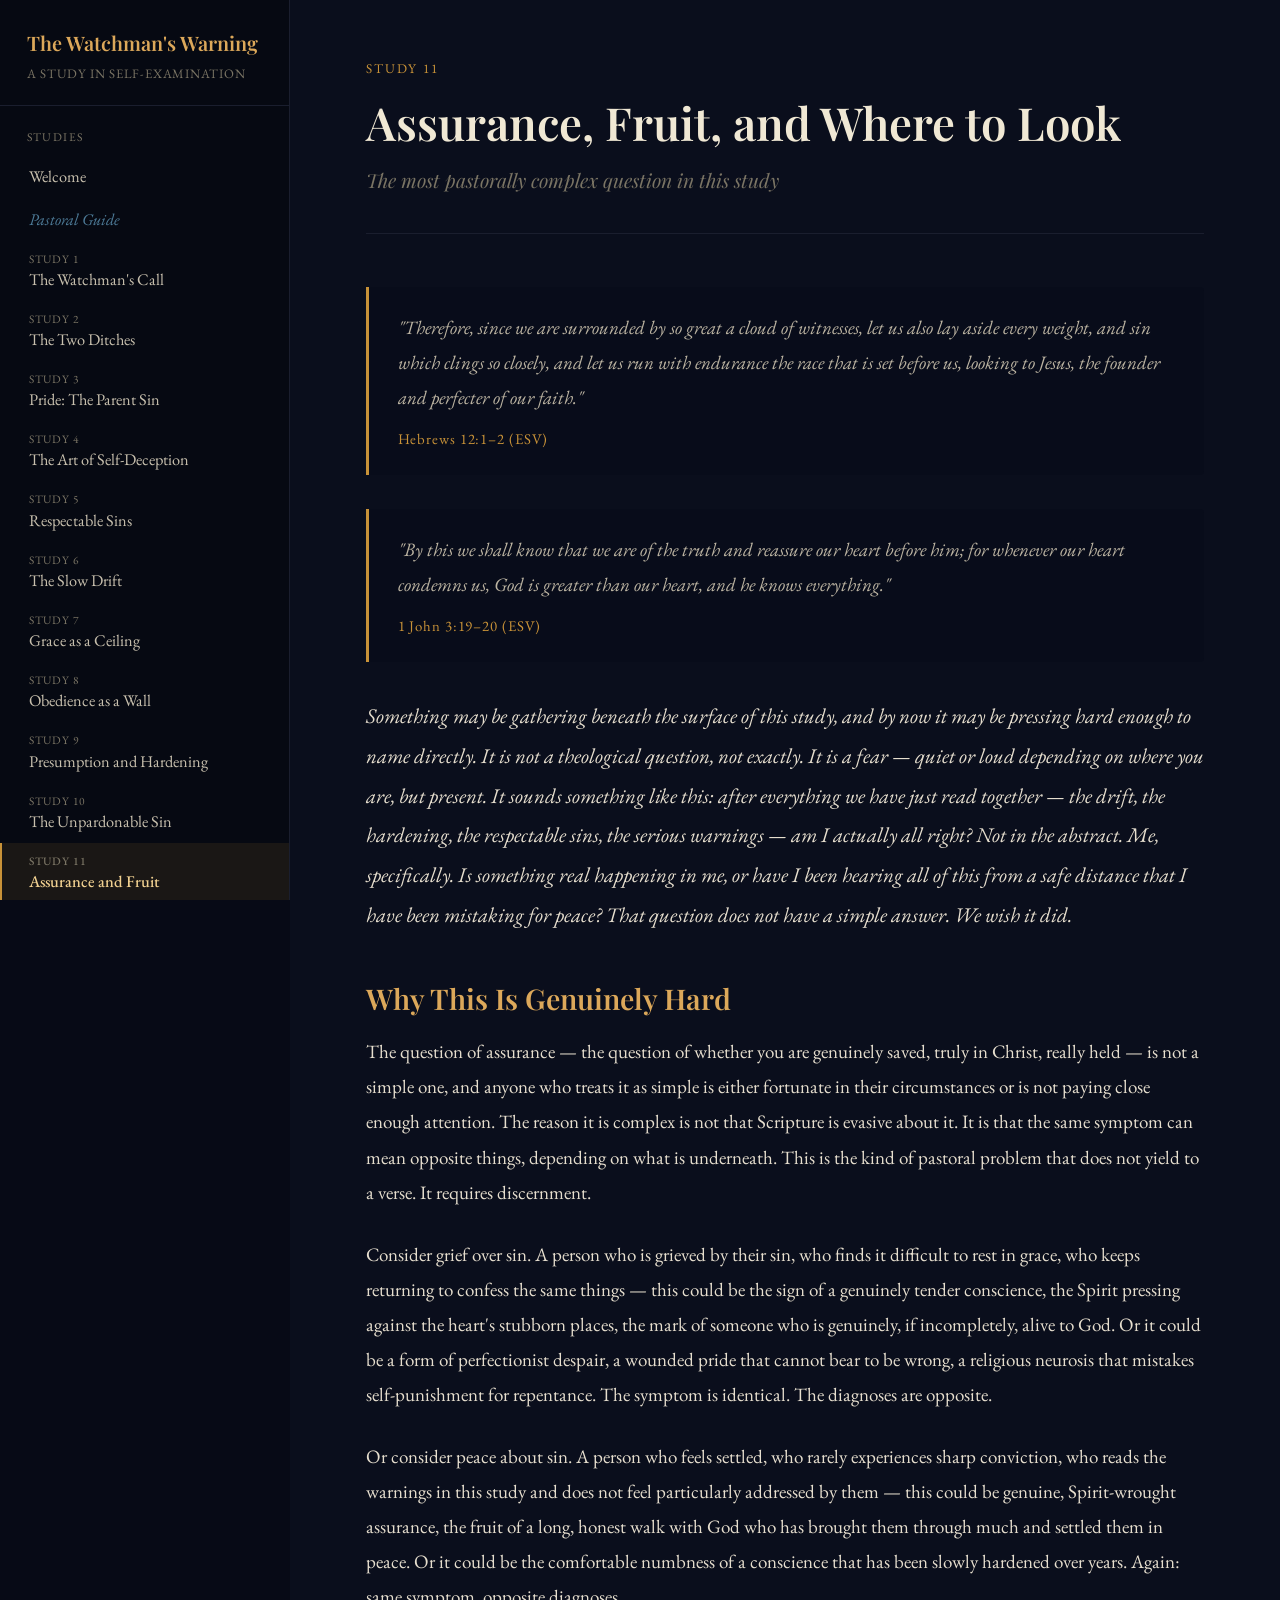
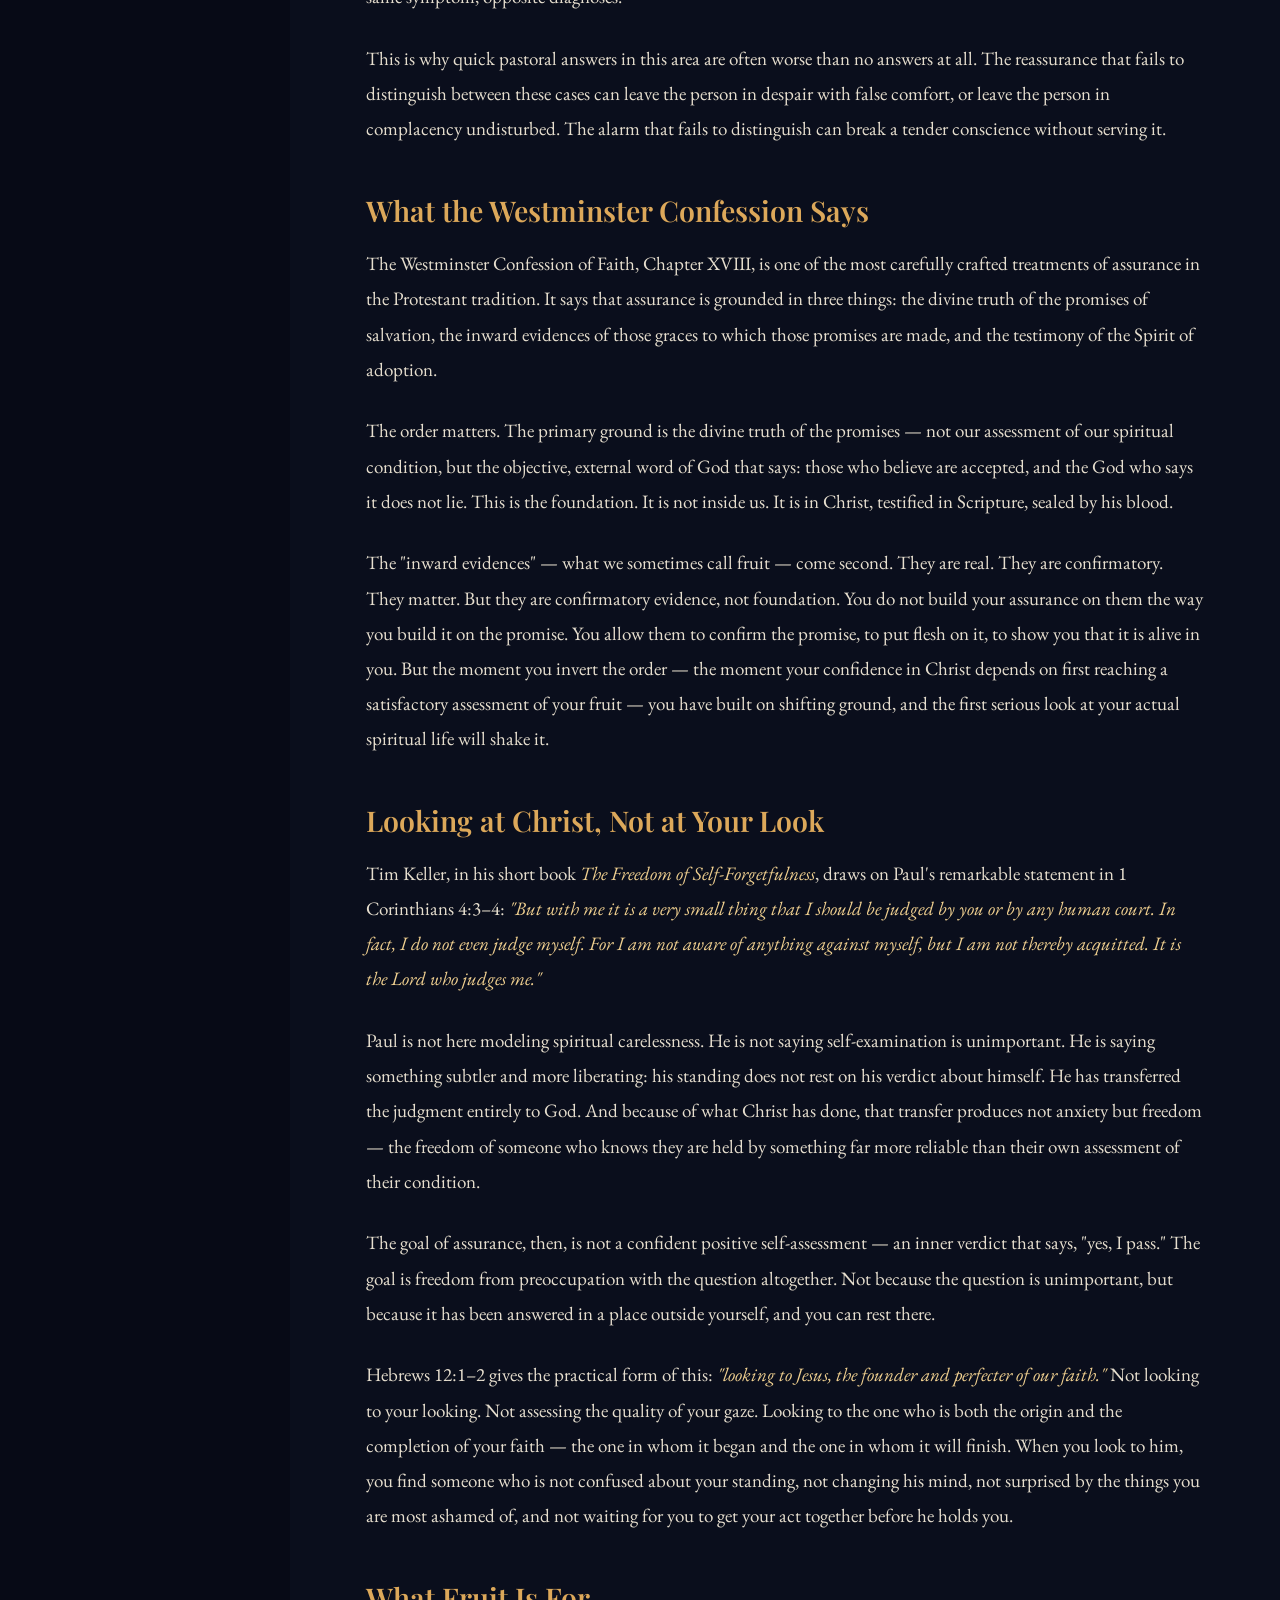
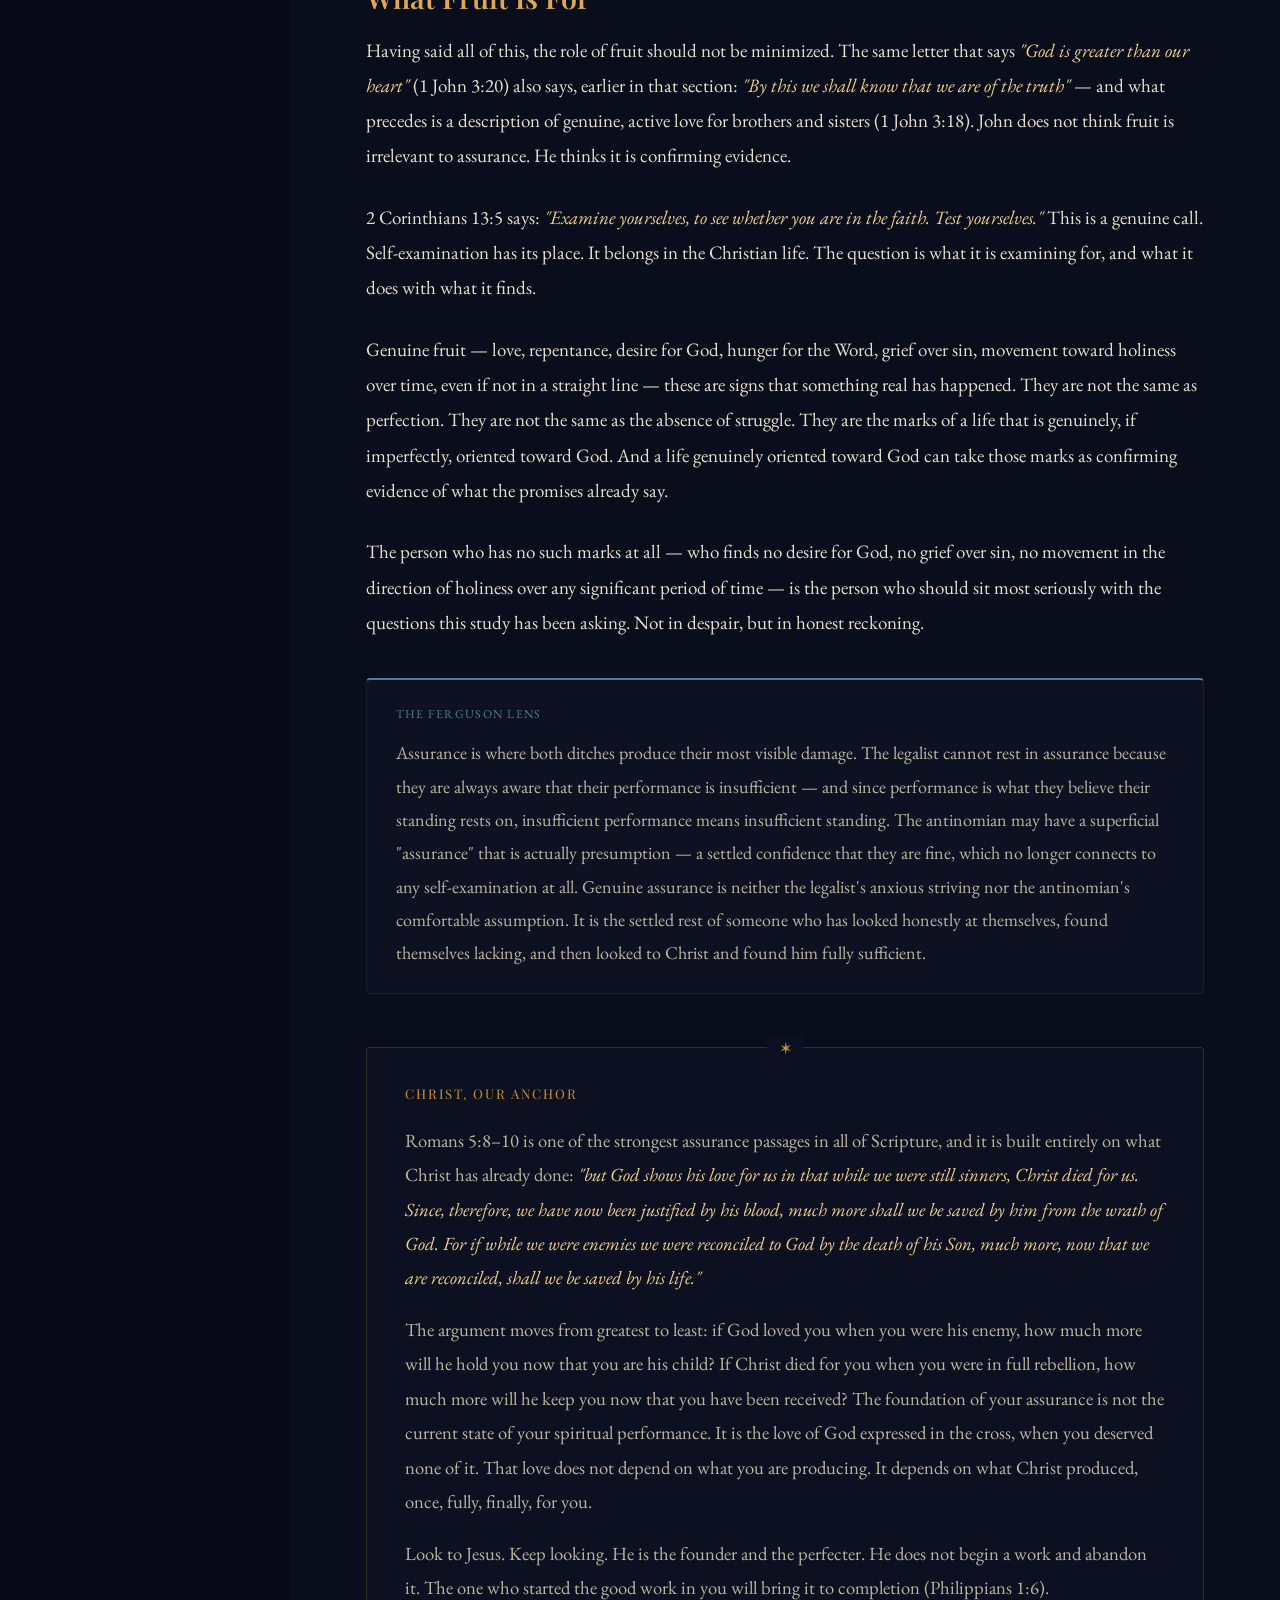
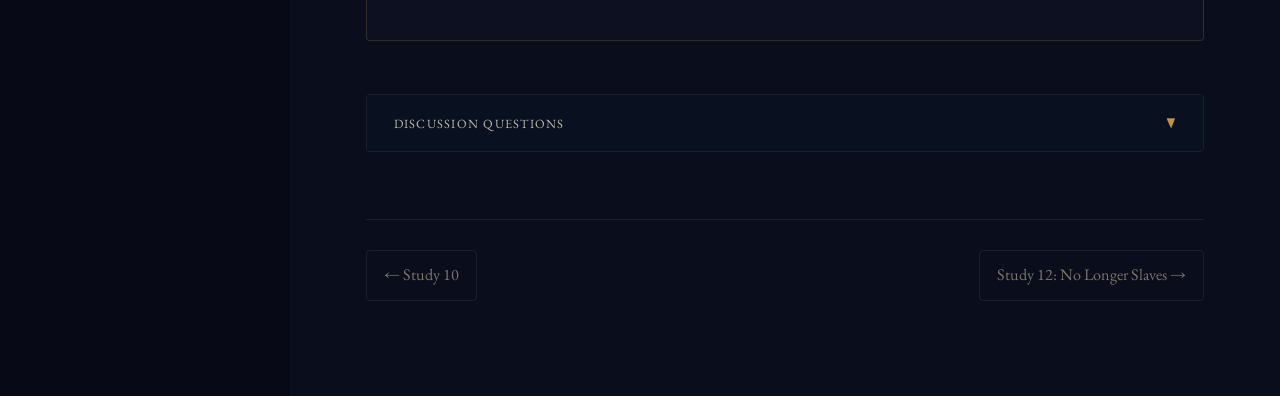
<file: page-11-assurance.html>
<!DOCTYPE html>
<html lang="en">
<head>
<meta charset="UTF-8">
<meta name="viewport" content="width=device-width, initial-scale=1.0">
<title>Study 11: Assurance, Fruit, and Where to Look | The Watchman's Warning</title>
<link rel="stylesheet" href="styles.css">
</head>
<body>
<div class="site-wrapper">
  <aside class="sidebar" id="sidebar"></aside>
  <div class="sidebar-overlay" id="sidebar-overlay"></div>

  <main class="main-content">
    <div class="page-header">
      <span class="page-label">Study 11</span>
      <h1>Assurance, Fruit, and Where to Look</h1>
      <p class="page-subtitle">The most pastorally complex question in this study</p>
    </div>

    <div class="content-body">

      <blockquote class="scripture">
        <p>"Therefore, since we are surrounded by so great a cloud of witnesses, let us also lay aside every weight, and sin which clings so closely, and let us run with endurance the race that is set before us, looking to Jesus, the founder and perfecter of our faith."</p>
        <span class="scripture-ref">Hebrews 12:1–2 (ESV)</span>
      </blockquote>

      <blockquote class="scripture">
        <p>"By this we shall know that we are of the truth and reassure our heart before him; for whenever our heart condemns us, God is greater than our heart, and he knows everything."</p>
        <span class="scripture-ref">1 John 3:19–20 (ESV)</span>
      </blockquote>

      <p class="lede">Something may be gathering beneath the surface of this study, and by now it may be pressing hard enough to name directly. It is not a theological question, not exactly. It is a fear — quiet or loud depending on where you are, but present. It sounds something like this: after everything we have just read together — the drift, the hardening, the respectable sins, the serious warnings — am I actually all right? Not in the abstract. Me, specifically. Is something real happening in me, or have I been hearing all of this from a safe distance that I have been mistaking for peace? That question does not have a simple answer. We wish it did.</p>

      <h2>Why This Is Genuinely Hard</h2>

      <p>The question of assurance — the question of whether you are genuinely saved, truly in Christ, really held — is not a simple one, and anyone who treats it as simple is either fortunate in their circumstances or is not paying close enough attention. The reason it is complex is not that Scripture is evasive about it. It is that the same symptom can mean opposite things, depending on what is underneath. This is the kind of pastoral problem that does not yield to a verse. It requires discernment.</p>

      <p>Consider grief over sin. A person who is grieved by their sin, who finds it difficult to rest in grace, who keeps returning to confess the same things — this could be the sign of a genuinely tender conscience, the Spirit pressing against the heart's stubborn places, the mark of someone who is genuinely, if incompletely, alive to God. Or it could be a form of perfectionist despair, a wounded pride that cannot bear to be wrong, a religious neurosis that mistakes self-punishment for repentance. The symptom is identical. The diagnoses are opposite.</p>

      <p>Or consider peace about sin. A person who feels settled, who rarely experiences sharp conviction, who reads the warnings in this study and does not feel particularly addressed by them — this could be genuine, Spirit-wrought assurance, the fruit of a long, honest walk with God who has brought them through much and settled them in peace. Or it could be the comfortable numbness of a conscience that has been slowly hardened over years. Again: same symptom, opposite diagnoses.</p>

      <p>This is why quick pastoral answers in this area are often worse than no answers at all. The reassurance that fails to distinguish between these cases can leave the person in despair with false comfort, or leave the person in complacency undisturbed. The alarm that fails to distinguish can break a tender conscience without serving it.</p>

      <h2>What the Westminster Confession Says</h2>

      <p>The Westminster Confession of Faith, Chapter XVIII, is one of the most carefully crafted treatments of assurance in the Protestant tradition. It says that assurance is grounded in three things: the divine truth of the promises of salvation, the inward evidences of those graces to which those promises are made, and the testimony of the Spirit of adoption.</p>

      <p>The order matters. The primary ground is the divine truth of the promises — not our assessment of our spiritual condition, but the objective, external word of God that says: those who believe are accepted, and the God who says it does not lie. This is the foundation. It is not inside us. It is in Christ, testified in Scripture, sealed by his blood.</p>

      <p>The "inward evidences" — what we sometimes call fruit — come second. They are real. They are confirmatory. They matter. But they are confirmatory evidence, not foundation. You do not build your assurance on them the way you build it on the promise. You allow them to confirm the promise, to put flesh on it, to show you that it is alive in you. But the moment you invert the order — the moment your confidence in Christ depends on first reaching a satisfactory assessment of your fruit — you have built on shifting ground, and the first serious look at your actual spiritual life will shake it.</p>

      <h2>Looking at Christ, Not at Your Look</h2>

      <p>Tim Keller, in his short book <em>The Freedom of Self-Forgetfulness</em>, draws on Paul's remarkable statement in 1 Corinthians 4:3–4: <em>"But with me it is a very small thing that I should be judged by you or by any human court. In fact, I do not even judge myself. For I am not aware of anything against myself, but I am not thereby acquitted. It is the Lord who judges me."</em></p>

      <p>Paul is not here modeling spiritual carelessness. He is not saying self-examination is unimportant. He is saying something subtler and more liberating: his standing does not rest on his verdict about himself. He has transferred the judgment entirely to God. And because of what Christ has done, that transfer produces not anxiety but freedom — the freedom of someone who knows they are held by something far more reliable than their own assessment of their condition.</p>

      <p>The goal of assurance, then, is not a confident positive self-assessment — an inner verdict that says, "yes, I pass." The goal is freedom from preoccupation with the question altogether. Not because the question is unimportant, but because it has been answered in a place outside yourself, and you can rest there.</p>

      <p>Hebrews 12:1–2 gives the practical form of this: <em>"looking to Jesus, the founder and perfecter of our faith."</em> Not looking to your looking. Not assessing the quality of your gaze. Looking to the one who is both the origin and the completion of your faith — the one in whom it began and the one in whom it will finish. When you look to him, you find someone who is not confused about your standing, not changing his mind, not surprised by the things you are most ashamed of, and not waiting for you to get your act together before he holds you.</p>

      <h2>What Fruit Is For</h2>

      <p>Having said all of this, the role of fruit should not be minimized. The same letter that says <em>"God is greater than our heart"</em> (1 John 3:20) also says, earlier in that section: <em>"By this we shall know that we are of the truth"</em> — and what precedes is a description of genuine, active love for brothers and sisters (1 John 3:18). John does not think fruit is irrelevant to assurance. He thinks it is confirming evidence.</p>

      <p>2 Corinthians 13:5 says: <em>"Examine yourselves, to see whether you are in the faith. Test yourselves."</em> This is a genuine call. Self-examination has its place. It belongs in the Christian life. The question is what it is examining for, and what it does with what it finds.</p>

      <p>Genuine fruit — love, repentance, desire for God, hunger for the Word, grief over sin, movement toward holiness over time, even if not in a straight line — these are signs that something real has happened. They are not the same as perfection. They are not the same as the absence of struggle. They are the marks of a life that is genuinely, if imperfectly, oriented toward God. And a life genuinely oriented toward God can take those marks as confirming evidence of what the promises already say.</p>

      <p>The person who has no such marks at all — who finds no desire for God, no grief over sin, no movement in the direction of holiness over any significant period of time — is the person who should sit most seriously with the questions this study has been asking. Not in despair, but in honest reckoning.</p>

      <div class="ferguson-lens">
        <span class="lens-label">The Ferguson Lens</span>
        <p>Assurance is where both ditches produce their most visible damage. The legalist cannot rest in assurance because they are always aware that their performance is insufficient — and since performance is what they believe their standing rests on, insufficient performance means insufficient standing. The antinomian may have a superficial "assurance" that is actually presumption — a settled confidence that they are fine, which no longer connects to any self-examination at all. Genuine assurance is neither the legalist's anxious striving nor the antinomian's comfortable assumption. It is the settled rest of someone who has looked honestly at themselves, found themselves lacking, and then looked to Christ and found him fully sufficient.</p>
      </div>

    </div>

    <div class="christ-anchor">
      <h3>Christ, Our Anchor</h3>
      <p>Romans 5:8–10 is one of the strongest assurance passages in all of Scripture, and it is built entirely on what Christ has already done: <em>"but God shows his love for us in that while we were still sinners, Christ died for us. Since, therefore, we have now been justified by his blood, much more shall we be saved by him from the wrath of God. For if while we were enemies we were reconciled to God by the death of his Son, much more, now that we are reconciled, shall we be saved by his life."</em></p>
      <p>The argument moves from greatest to least: if God loved you when you were his enemy, how much more will he hold you now that you are his child? If Christ died for you when you were in full rebellion, how much more will he keep you now that you have been received? The foundation of your assurance is not the current state of your spiritual performance. It is the love of God expressed in the cross, when you deserved none of it. That love does not depend on what you are producing. It depends on what Christ produced, once, fully, finally, for you.</p>
      <p>Look to Jesus. Keep looking. He is the founder and the perfecter. He does not begin a work and abandon it. The one who started the good work in you will bring it to completion (Philippians 1:6).</p>
    </div>

    <div class="discussion-section">
      <button class="discussion-toggle">
        <span class="toggle-label">Discussion Questions</span>
        <span class="toggle-arrow">&#9660;</span>
      </button>
      <div class="discussion-content">
        <ol>
          <li>The study says that grief over sin and peace about sin can both be signs of spiritual health or spiritual danger, depending on what is underneath. How do you discern which is which — in yourself? Is there someone in your life who could help you discern?</li>
          <li>The Westminster Confession grounds assurance first in God's promises, second in fruit. Is that the order in which you actually approach assurance? If not, how do you approach it, and what does that produce in you?</li>
          <li>Keller's observation about Paul (1 Corinthians 4) is that Paul does not even judge himself — his standing rests on God's verdict, not his own. How does it feel to give up the right to render a verdict on yourself? Is that freedom, or does it feel unsafe?</li>
          <li>Hebrews 12:1–2 says "looking to Jesus." What is the difference between looking to Jesus and looking to your look at Jesus — scrutinizing the quality of your own faith? What makes the second one so tempting?</li>
          <li>Romans 5:8–10 says Christ died for us "while we were still sinners" and "enemies." How does that truth change the way you approach assurance — and how does it change the way you think about others who are still in that condition?</li>
        </ol>
      </div>
    </div>

    <div class="page-nav">
      <a href="page-10-unpardonable.html">&#8592; Study 10</a>
      <a href="page-12-no-longer-slaves.html">Study 12: No Longer Slaves &#8594;</a>
    </div>
  </main>
</div>

<button class="sidebar-toggle" id="sidebar-toggle" aria-label="Toggle navigation">&#9776;</button>
<script src="nav.js"></script>
<script>buildNav('page-11');</script>
</body>
</html>
</file>
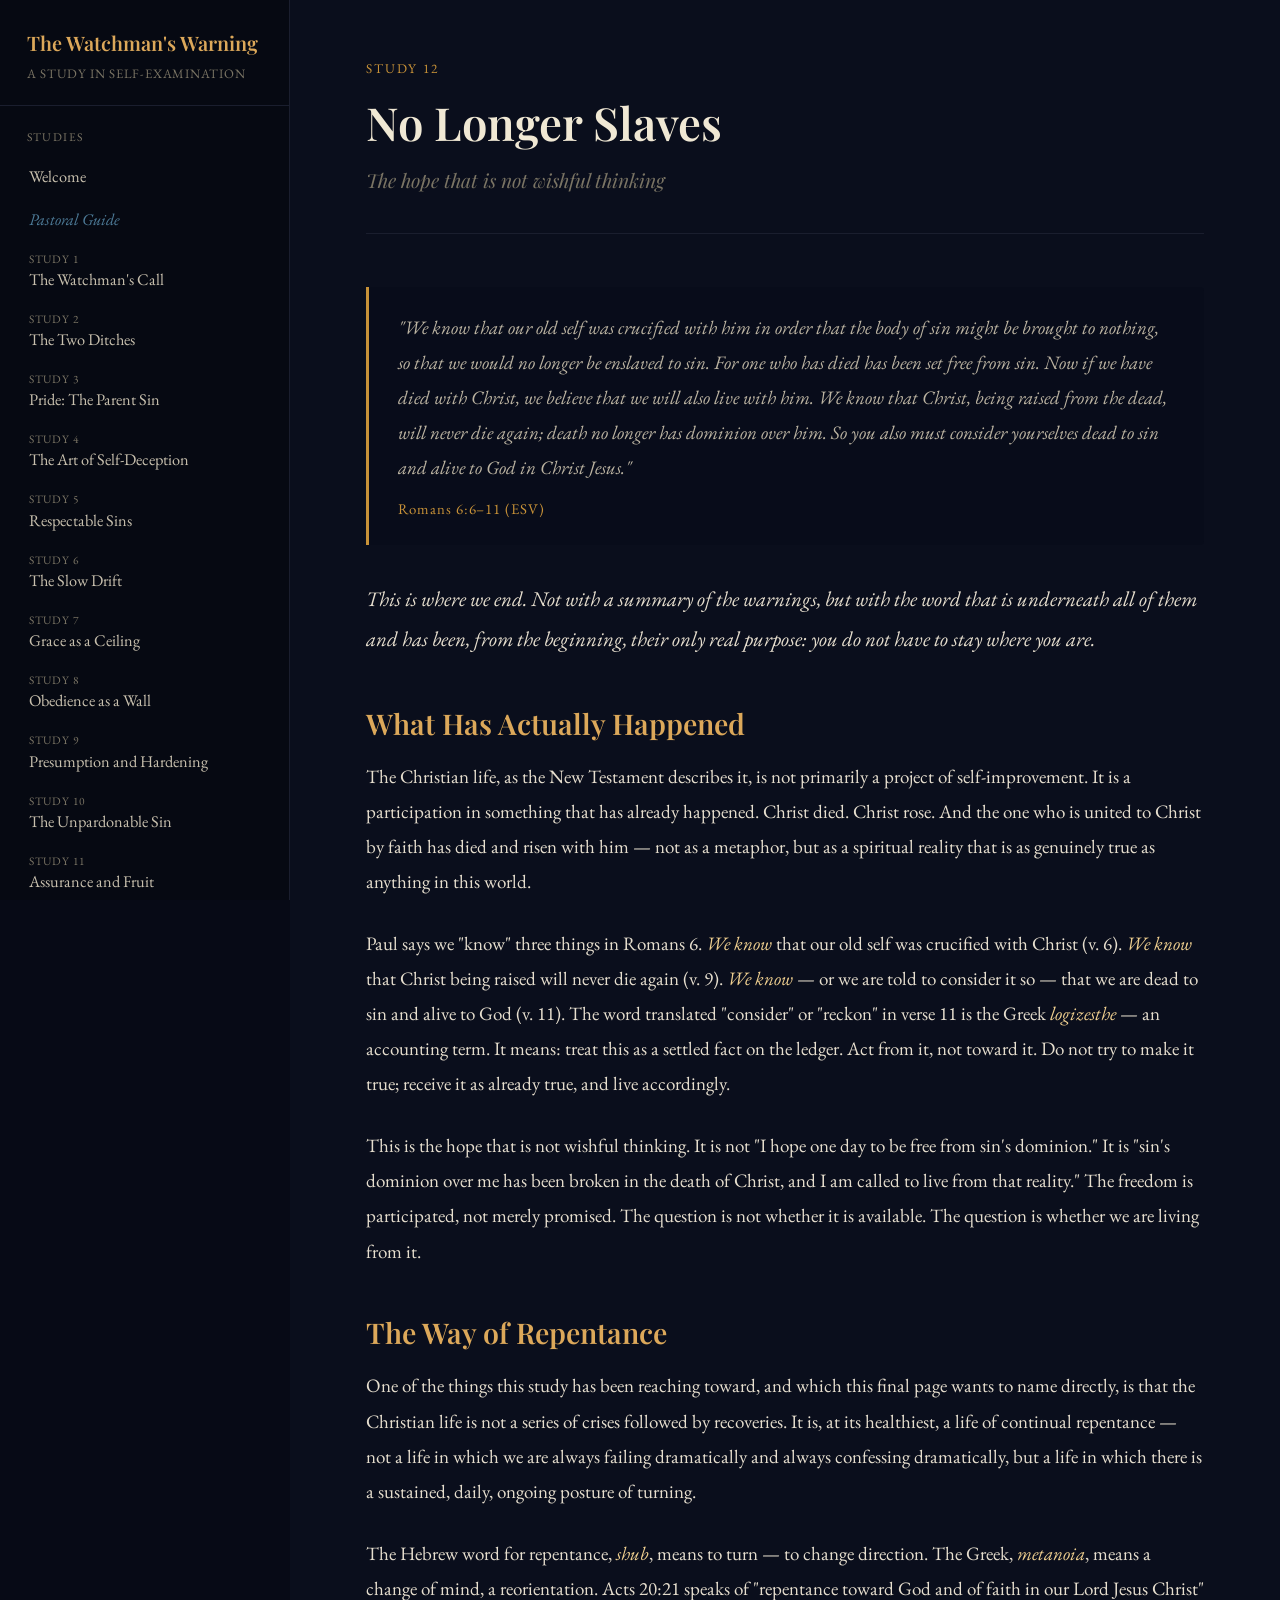
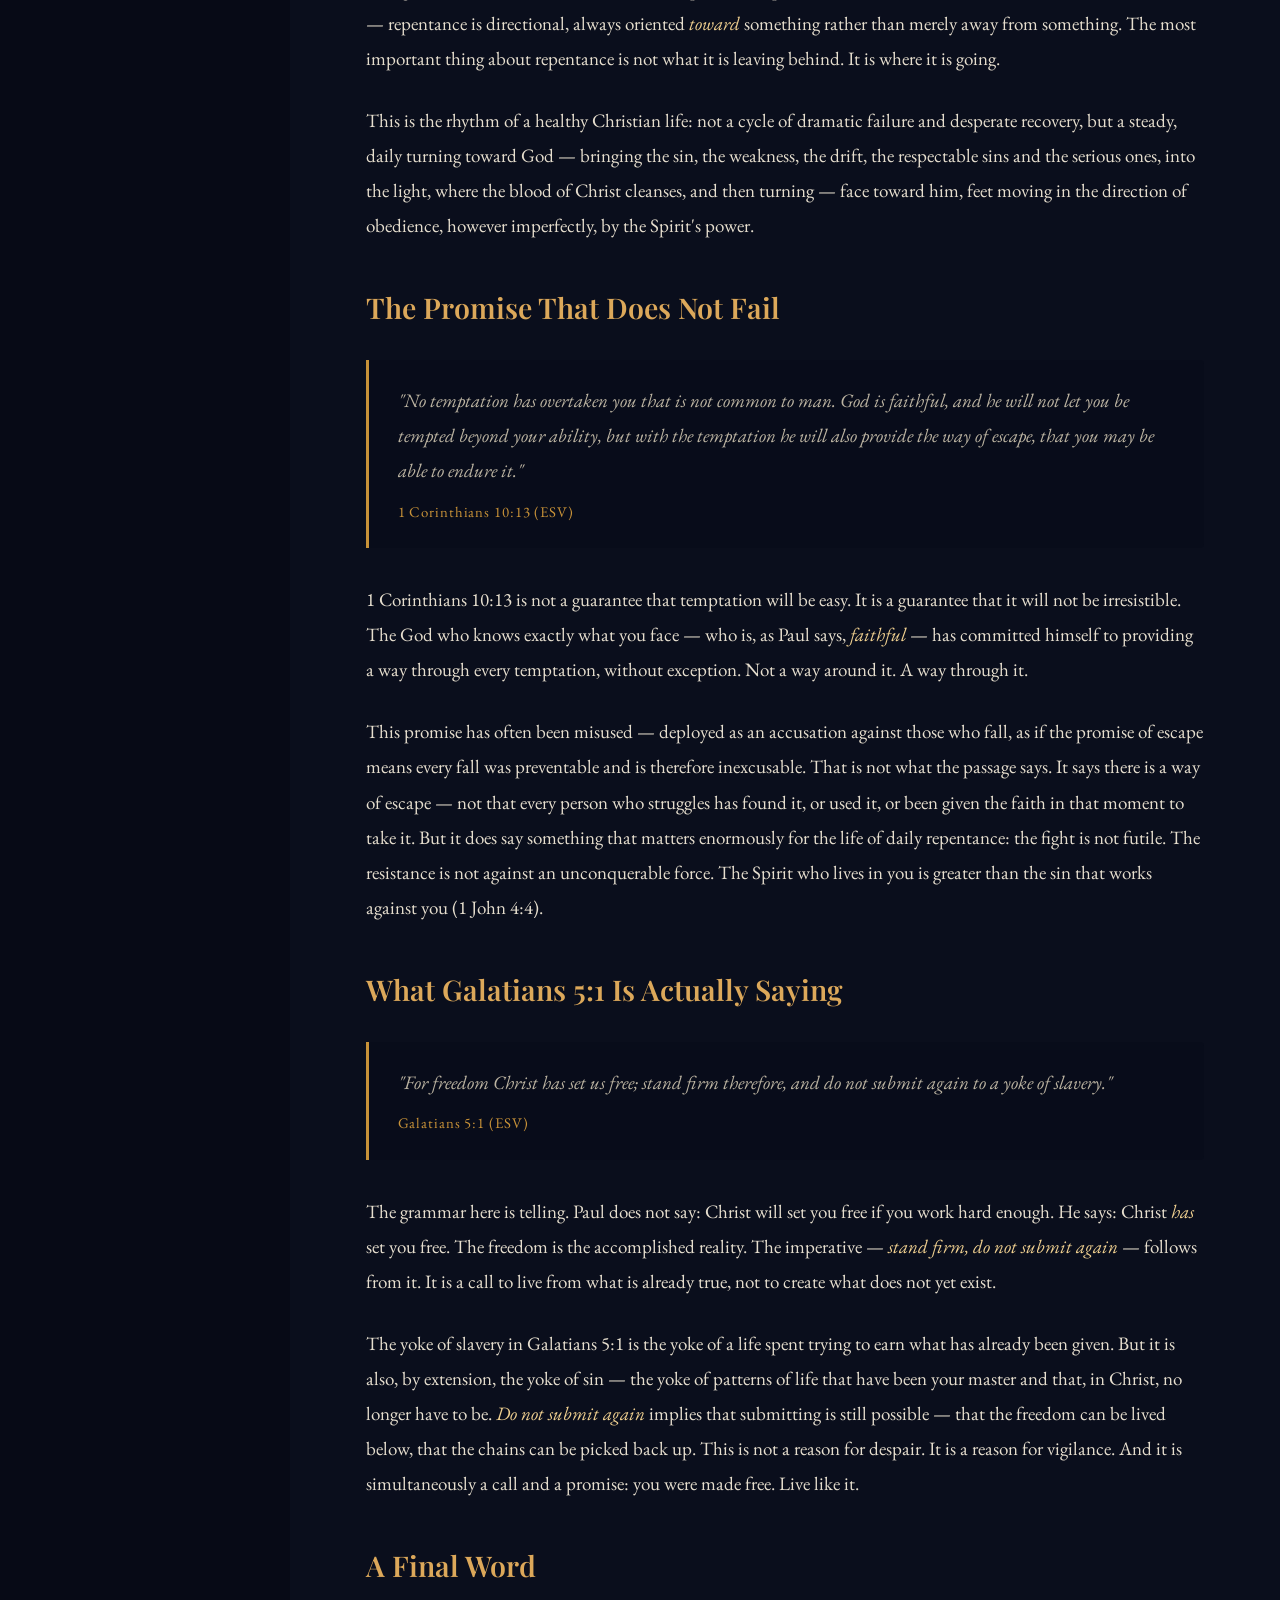
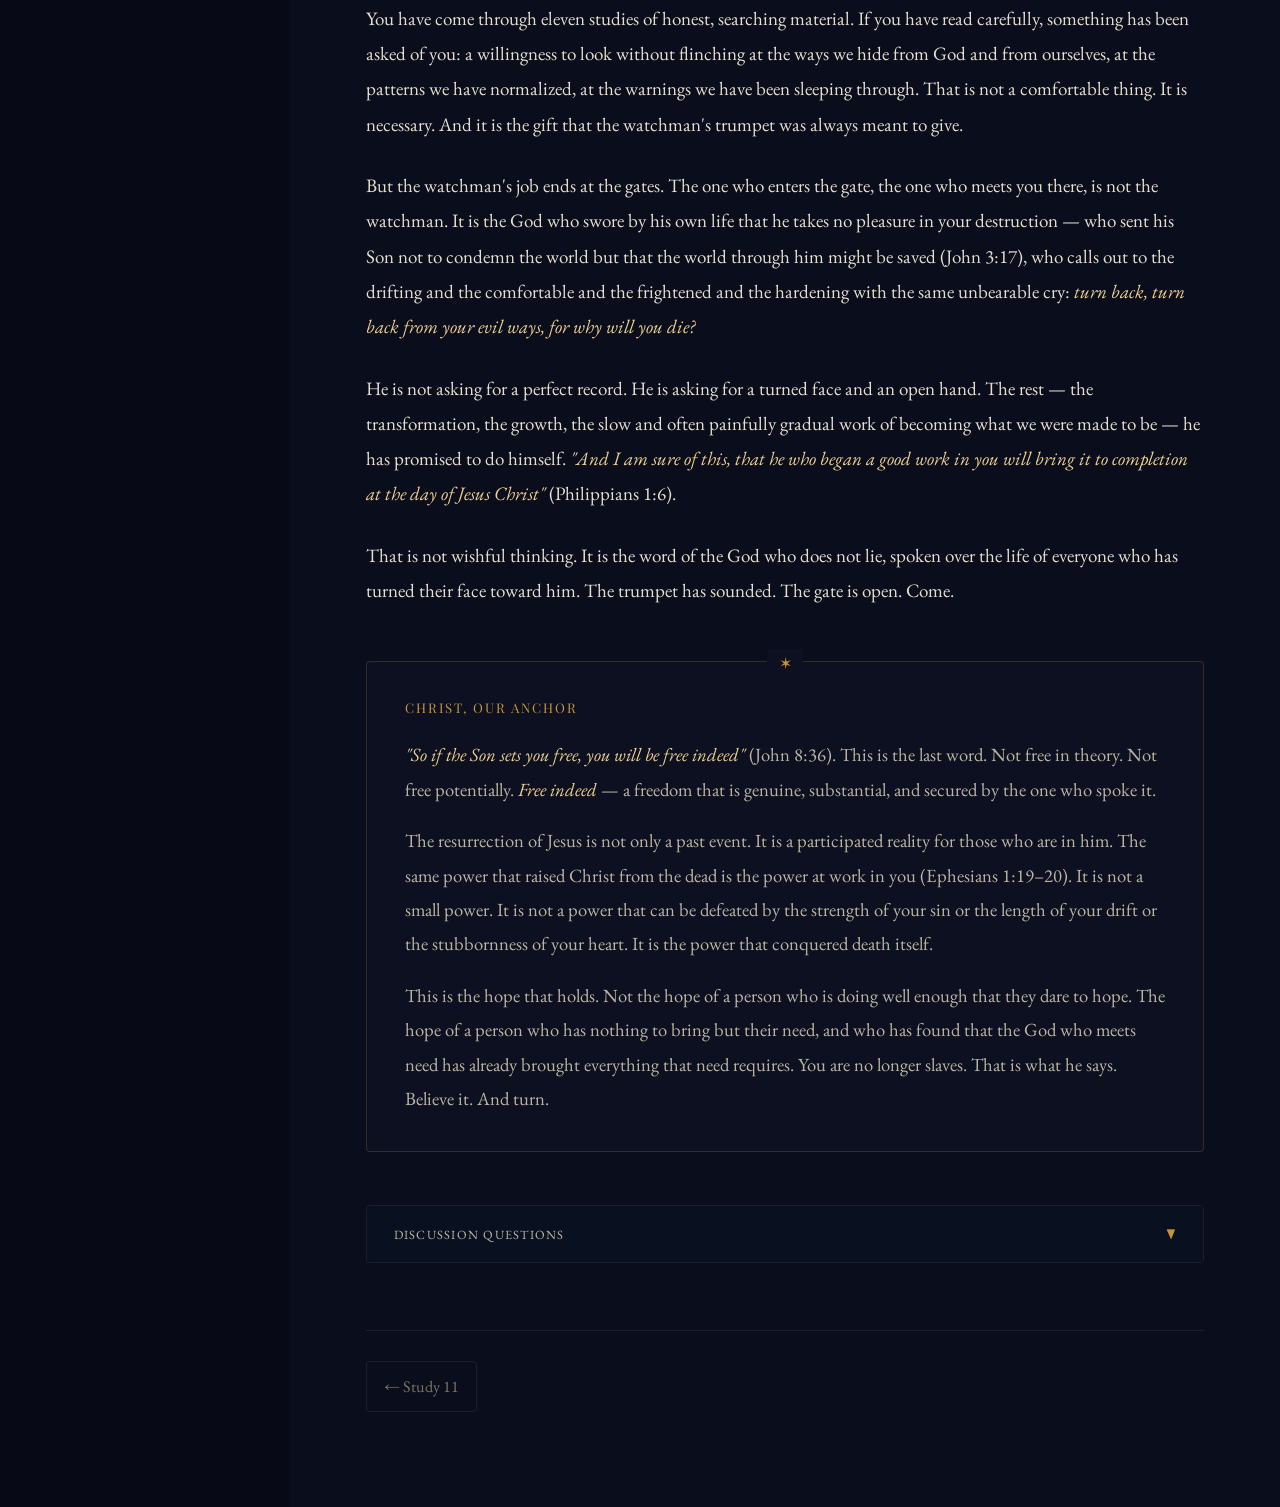
<file: page-12-no-longer-slaves.html>
<!DOCTYPE html>
<html lang="en">
<head>
<meta charset="UTF-8">
<meta name="viewport" content="width=device-width, initial-scale=1.0">
<title>Study 12: No Longer Slaves | The Watchman's Warning</title>
<link rel="stylesheet" href="styles.css">
</head>
<body>
<div class="site-wrapper">
  <aside class="sidebar" id="sidebar"></aside>
  <div class="sidebar-overlay" id="sidebar-overlay"></div>

  <main class="main-content">
    <div class="page-header">
      <span class="page-label">Study 12</span>
      <h1>No Longer Slaves</h1>
      <p class="page-subtitle">The hope that is not wishful thinking</p>
    </div>

    <div class="content-body">

      <blockquote class="scripture">
        <p>"We know that our old self was crucified with him in order that the body of sin might be brought to nothing, so that we would no longer be enslaved to sin. For one who has died has been set free from sin. Now if we have died with Christ, we believe that we will also live with him. We know that Christ, being raised from the dead, will never die again; death no longer has dominion over him. So you also must consider yourselves dead to sin and alive to God in Christ Jesus."</p>
        <span class="scripture-ref">Romans 6:6–11 (ESV)</span>
      </blockquote>

      <p class="lede">This is where we end. Not with a summary of the warnings, but with the word that is underneath all of them and has been, from the beginning, their only real purpose: you do not have to stay where you are.</p>

      <h2>What Has Actually Happened</h2>

      <p>The Christian life, as the New Testament describes it, is not primarily a project of self-improvement. It is a participation in something that has already happened. Christ died. Christ rose. And the one who is united to Christ by faith has died and risen with him — not as a metaphor, but as a spiritual reality that is as genuinely true as anything in this world.</p>

      <p>Paul says we "know" three things in Romans 6. <em>We know</em> that our old self was crucified with Christ (v. 6). <em>We know</em> that Christ being raised will never die again (v. 9). <em>We know</em> — or we are told to consider it so — that we are dead to sin and alive to God (v. 11). The word translated "consider" or "reckon" in verse 11 is the Greek <em>logizesthe</em> — an accounting term. It means: treat this as a settled fact on the ledger. Act from it, not toward it. Do not try to make it true; receive it as already true, and live accordingly.</p>

      <p>This is the hope that is not wishful thinking. It is not "I hope one day to be free from sin's dominion." It is "sin's dominion over me has been broken in the death of Christ, and I am called to live from that reality." The freedom is participated, not merely promised. The question is not whether it is available. The question is whether we are living from it.</p>

      <h2>The Way of Repentance</h2>

      <p>One of the things this study has been reaching toward, and which this final page wants to name directly, is that the Christian life is not a series of crises followed by recoveries. It is, at its healthiest, a life of continual repentance — not a life in which we are always failing dramatically and always confessing dramatically, but a life in which there is a sustained, daily, ongoing posture of turning.</p>

      <p>The Hebrew word for repentance, <em>shub</em>, means to turn — to change direction. The Greek, <em>metanoia</em>, means a change of mind, a reorientation. Acts 20:21 speaks of "repentance toward God and of faith in our Lord Jesus Christ" — repentance is directional, always oriented <em>toward</em> something rather than merely away from something. The most important thing about repentance is not what it is leaving behind. It is where it is going.</p>

      <p>This is the rhythm of a healthy Christian life: not a cycle of dramatic failure and desperate recovery, but a steady, daily turning toward God — bringing the sin, the weakness, the drift, the respectable sins and the serious ones, into the light, where the blood of Christ cleanses, and then turning — face toward him, feet moving in the direction of obedience, however imperfectly, by the Spirit's power.</p>

      <h2>The Promise That Does Not Fail</h2>

      <blockquote class="scripture">
        <p>"No temptation has overtaken you that is not common to man. God is faithful, and he will not let you be tempted beyond your ability, but with the temptation he will also provide the way of escape, that you may be able to endure it."</p>
        <span class="scripture-ref">1 Corinthians 10:13 (ESV)</span>
      </blockquote>

      <p>1 Corinthians 10:13 is not a guarantee that temptation will be easy. It is a guarantee that it will not be irresistible. The God who knows exactly what you face — who is, as Paul says, <em>faithful</em> — has committed himself to providing a way through every temptation, without exception. Not a way around it. A way through it.</p>

      <p>This promise has often been misused — deployed as an accusation against those who fall, as if the promise of escape means every fall was preventable and is therefore inexcusable. That is not what the passage says. It says there is a way of escape — not that every person who struggles has found it, or used it, or been given the faith in that moment to take it. But it does say something that matters enormously for the life of daily repentance: the fight is not futile. The resistance is not against an unconquerable force. The Spirit who lives in you is greater than the sin that works against you (1 John 4:4).</p>

      <h2>What Galatians 5:1 Is Actually Saying</h2>

      <blockquote class="scripture">
        <p>"For freedom Christ has set us free; stand firm therefore, and do not submit again to a yoke of slavery."</p>
        <span class="scripture-ref">Galatians 5:1 (ESV)</span>
      </blockquote>

      <p>The grammar here is telling. Paul does not say: Christ will set you free if you work hard enough. He says: Christ <em>has</em> set you free. The freedom is the accomplished reality. The imperative — <em>stand firm, do not submit again</em> — follows from it. It is a call to live from what is already true, not to create what does not yet exist.</p>

      <p>The yoke of slavery in Galatians 5:1 is the yoke of a life spent trying to earn what has already been given. But it is also, by extension, the yoke of sin — the yoke of patterns of life that have been your master and that, in Christ, no longer have to be. <em>Do not submit again</em> implies that submitting is still possible — that the freedom can be lived below, that the chains can be picked back up. This is not a reason for despair. It is a reason for vigilance. And it is simultaneously a call and a promise: you were made free. Live like it.</p>

      <h2>A Final Word</h2>

      <p>You have come through eleven studies of honest, searching material. If you have read carefully, something has been asked of you: a willingness to look without flinching at the ways we hide from God and from ourselves, at the patterns we have normalized, at the warnings we have been sleeping through. That is not a comfortable thing. It is necessary. And it is the gift that the watchman's trumpet was always meant to give.</p>

      <p>But the watchman's job ends at the gates. The one who enters the gate, the one who meets you there, is not the watchman. It is the God who swore by his own life that he takes no pleasure in your destruction — who sent his Son not to condemn the world but that the world through him might be saved (John 3:17), who calls out to the drifting and the comfortable and the frightened and the hardening with the same unbearable cry: <em>turn back, turn back from your evil ways, for why will you die?</em></p>

      <p>He is not asking for a perfect record. He is asking for a turned face and an open hand. The rest — the transformation, the growth, the slow and often painfully gradual work of becoming what we were made to be — he has promised to do himself. <em>"And I am sure of this, that he who began a good work in you will bring it to completion at the day of Jesus Christ"</em> (Philippians 1:6).</p>

      <p>That is not wishful thinking. It is the word of the God who does not lie, spoken over the life of everyone who has turned their face toward him. The trumpet has sounded. The gate is open. Come.</p>

    </div>

    <div class="christ-anchor">
      <h3>Christ, Our Anchor</h3>
      <p><em>"So if the Son sets you free, you will be free indeed"</em> (John 8:36). This is the last word. Not free in theory. Not free potentially. <em>Free indeed</em> — a freedom that is genuine, substantial, and secured by the one who spoke it.</p>
      <p>The resurrection of Jesus is not only a past event. It is a participated reality for those who are in him. The same power that raised Christ from the dead is the power at work in you (Ephesians 1:19–20). It is not a small power. It is not a power that can be defeated by the strength of your sin or the length of your drift or the stubbornness of your heart. It is the power that conquered death itself.</p>
      <p>This is the hope that holds. Not the hope of a person who is doing well enough that they dare to hope. The hope of a person who has nothing to bring but their need, and who has found that the God who meets need has already brought everything that need requires. You are no longer slaves. That is what he says. Believe it. And turn.</p>
    </div>

    <div class="discussion-section">
      <button class="discussion-toggle">
        <span class="toggle-label">Discussion Questions</span>
        <span class="toggle-arrow">&#9660;</span>
      </button>
      <div class="discussion-content">
        <ol>
          <li>The study says the Christian life is "a participation in something that has already happened." How does it change the way you approach holiness if freedom from sin is already true rather than something you are working toward?</li>
          <li>The word <em>logizesthe</em> (reckon, consider) in Romans 6:11 means: treat this as a settled fact and live from it. What would it look like today to live from the fact that you are dead to sin and alive to God — rather than hoping to feel that way eventually?</li>
          <li>Repentance is described here as directional: always <em>toward</em> God rather than merely away from sin. How does that change the texture of repentance for you? Is there a sin or pattern you have been confessing without having yet turned your face toward God?</li>
          <li>1 Corinthians 10:13 promises a way of escape from every temptation. When have you actually found and taken that way of escape? What made it possible? And when have you looked away from it — and what was happening in you at that moment?</li>
          <li>Looking back over this entire study — all twelve pages — what is the one thing that most needs to move from your head to something you are actually doing? Who will you tell, and when?</li>
        </ol>
      </div>
    </div>

    <div class="page-nav">
      <a href="page-11-assurance.html">&#8592; Study 11</a>
      <a class="nav-placeholder" href="#">&#8594;</a>
    </div>
  </main>
</div>

<button class="sidebar-toggle" id="sidebar-toggle" aria-label="Toggle navigation">&#9776;</button>
<script src="nav.js"></script>
<script>buildNav('page-12');</script>
</body>
</html>
</file>
<file: styles.css>
@import url('https://fonts.googleapis.com/css2?family=Playfair+Display:ital,wght@0,400;0,600;0,700;1,400;1,600&family=EB+Garamond:ital,wght@0,400;0,500;1,400;1,500&display=swap');

:root {
  --bg-deep: #070a16;
  --bg-page: #0a0e1c;
  --bg-sidebar: #060912;
  --bg-sidebar-hover: #0e1328;
  --bg-scripture: #080c1a;
  --bg-anchor: #0c1020;
  --bg-discussion: #09101f;
  --bg-callout: #0d1122;
  --text-primary: #e6dece;
  --text-secondary: #bcb4a2;
  --text-muted: #7a7464;
  --text-sidebar: #c8c0ae;
  --text-active: #f0e8d4;
  --amber: #c89238;
  --amber-light: #dca85a;
  --amber-pale: #f0d090;
  --amber-glow: rgba(200,146,56,0.10);
  --amber-border: rgba(200,146,56,0.28);
  --blue-soft: #4e7c99;
  --border-dim: #1a1e2e;
  --border-amber: rgba(200,146,56,0.22);
  --sidebar-width: 290px;
  --font-display: 'Playfair Display', Georgia, serif;
  --font-body: 'EB Garamond', Garamond, Georgia, serif;
  --radius: 4px;
  --transition: 0.2s ease;
}

*, *::before, *::after { box-sizing: border-box; margin: 0; padding: 0; }
html { font-size: 19px; scroll-behavior: smooth; }
body { background: var(--bg-deep); color: var(--text-primary); font-family: var(--font-body); line-height: 1.85; min-height: 100vh; }
.site-wrapper { display: flex; min-height: 100vh; }

.sidebar { width: var(--sidebar-width); min-width: var(--sidebar-width); background: var(--bg-sidebar); border-right: 1px solid var(--border-dim); height: 100vh; position: sticky; top: 0; overflow-y: auto; overflow-x: hidden; scrollbar-width: thin; scrollbar-color: #1e2438 transparent; display: flex; flex-direction: column; flex-shrink: 0; }
.sidebar::-webkit-scrollbar { width: 5px; }
.sidebar::-webkit-scrollbar-track { background: transparent; }
.sidebar::-webkit-scrollbar-thumb { background: #1e2438; border-radius: 3px; }
.sidebar-brand { padding: 1.6rem 1.4rem 1rem; border-bottom: 1px solid var(--border-dim); }
.sidebar-brand a { text-decoration: none; display: block; }
.sidebar-brand .brand-title { font-family: var(--font-display); font-size: 1.05rem; font-weight: 600; color: var(--amber-light); line-height: 1.3; }
.sidebar-brand .brand-sub { font-size: 0.68rem; color: var(--text-muted); letter-spacing: 0.06em; text-transform: uppercase; margin-top: 0.3rem; }
.nav-section-label { font-size: 0.62rem; letter-spacing: 0.12em; text-transform: uppercase; color: var(--text-muted); padding: 1.1rem 1.4rem 0.35rem; }
.nav-list { list-style: none; padding: 0 0 2rem; }
.nav-list li a { display: block; padding: 0.55rem 1.4rem; text-decoration: none; color: var(--text-sidebar); font-size: 0.86rem; line-height: 1.35; border-left: 2px solid transparent; transition: var(--transition); }
.nav-list li a:hover { color: var(--amber-light); background: var(--bg-sidebar-hover); border-left-color: var(--amber-border); }
.nav-list li a.active { color: var(--amber-pale); background: var(--amber-glow); border-left-color: var(--amber); font-weight: 500; }
.nav-list li a .nav-num { display: block; font-size: 0.6rem; color: var(--text-muted); letter-spacing: 0.08em; text-transform: uppercase; margin-bottom: 0.1rem; }
.nav-list li.nav-special a { color: var(--blue-soft); font-style: italic; }
.nav-list li.nav-special a:hover, .nav-list li.nav-special a.active { color: #7aadcc; background: rgba(78,124,153,0.08); border-left-color: var(--blue-soft); }
.sidebar-toggle { display: none; position: fixed; bottom: 1.2rem; right: 1.2rem; z-index: 200; background: var(--amber); color: #000; border: none; width: 48px; height: 48px; border-radius: 50%; font-size: 1.3rem; cursor: pointer; box-shadow: 0 4px 16px rgba(200,146,56,0.4); }
.sidebar-overlay { display: none; }

.main-content { flex: 1; min-width: 0; padding: 3rem 4rem 5rem; background: var(--bg-page); }

.page-header { margin-bottom: 2.8rem; padding-bottom: 1.8rem; border-bottom: 1px solid var(--border-dim); }
.page-label { font-size: 0.7rem; letter-spacing: 0.14em; text-transform: uppercase; color: var(--amber); margin-bottom: 0.7rem; display: block; }
.page-header h1 { font-family: var(--font-display); font-size: 2.4rem; font-weight: 600; color: var(--text-active); line-height: 1.2; margin-bottom: 0.7rem; }
.page-header .page-subtitle { font-size: 1.02rem; color: var(--text-muted); font-style: italic; font-family: var(--font-display); }

.hero-header { text-align: center; padding: 4rem 2rem 2.5rem; }
.hero-watchman { font-size: 2.8rem; color: var(--amber); margin-bottom: 1.5rem; display: block; opacity: 0.65; }
.hero-header h1 { font-family: var(--font-display); font-size: 2.8rem; font-weight: 700; color: var(--text-active); line-height: 1.15; margin-bottom: 0.6rem; }
.hero-header .hero-subtitle { font-family: var(--font-display); font-size: 1.05rem; color: var(--text-secondary); font-style: italic; margin-bottom: 2rem; }
.hero-rule { width: 60px; height: 2px; background: var(--amber); margin: 1.6rem auto; opacity: 0.5; }

.content-body p { margin-bottom: 1.4rem; color: var(--text-primary); }
.content-body h2 { font-family: var(--font-display); font-size: 1.5rem; font-weight: 600; color: var(--amber-light); margin: 2.4rem 0 0.9rem; line-height: 1.3; }
.content-body h3 { font-family: var(--font-display); font-size: 1.15rem; font-weight: 600; color: var(--text-secondary); margin: 2rem 0 0.7rem; }
.lede { font-size: 1.1rem; color: var(--text-secondary); line-height: 1.9; margin-bottom: 1.8rem; font-style: italic; }

blockquote.scripture { background: var(--bg-scripture); border-left: 3px solid var(--amber); margin: 1.8rem 0; padding: 1.2rem 1.8rem 1.2rem 1.5rem; border-radius: 0 var(--radius) var(--radius) 0; }
blockquote.scripture p { color: var(--text-secondary); font-style: italic; margin-bottom: 0.3rem; font-size: 1rem; }
blockquote.scripture .scripture-ref { display: block; font-size: 0.78rem; color: var(--amber); letter-spacing: 0.06em; font-style: normal; margin-top: 0.5rem; }

.ferguson-lens { background: var(--bg-callout); border: 1px solid var(--border-dim); border-top: 2px solid var(--blue-soft); border-radius: var(--radius); padding: 1.2rem 1.5rem; margin: 2rem 0; }
.ferguson-lens .lens-label { font-size: 0.63rem; letter-spacing: 0.12em; text-transform: uppercase; color: var(--blue-soft); margin-bottom: 0.6rem; display: block; }
.ferguson-lens p { font-size: 0.95rem; color: var(--text-secondary); margin-bottom: 0; }

.christ-anchor { background: var(--bg-anchor); border: 1px solid var(--border-amber); border-radius: var(--radius); padding: 1.8rem 2rem; margin: 2.8rem 0; position: relative; }
.christ-anchor::before { content: '\002736'; position: absolute; top: -0.72rem; left: 50%; transform: translateX(-50%); background: var(--bg-anchor); color: var(--amber); padding: 0 0.6rem; font-size: 0.85rem; }
.christ-anchor h3 { font-family: var(--font-display); font-size: 0.7rem; letter-spacing: 0.14em; text-transform: uppercase; color: var(--amber); margin-bottom: 0.9rem; font-weight: 400; }
.christ-anchor p { color: var(--text-secondary); font-size: 0.98rem; margin-bottom: 0.9rem; }
.christ-anchor p:last-child { margin-bottom: 0; }

.discussion-section { margin: 2.8rem 0; border: 1px solid var(--border-dim); border-radius: var(--radius); overflow: hidden; }
.discussion-toggle { width: 100%; background: var(--bg-discussion); border: none; color: var(--text-secondary); font-family: var(--font-body); font-size: 0.88rem; letter-spacing: 0.05em; padding: 1rem 1.4rem; text-align: left; cursor: pointer; display: flex; justify-content: space-between; align-items: center; transition: var(--transition); }
.discussion-toggle:hover { background: var(--bg-callout); color: var(--amber-light); }
.discussion-toggle .toggle-label { font-size: 0.66rem; text-transform: uppercase; letter-spacing: 0.1em; }
.discussion-toggle .toggle-arrow { font-size: 0.75rem; transition: transform 0.25s ease; color: var(--amber); }
.discussion-toggle.open .toggle-arrow { transform: rotate(180deg); }
.discussion-content { padding: 1.4rem 1.8rem 1.6rem; background: var(--bg-discussion); border-top: 1px solid var(--border-dim); display: none; }
.discussion-content.open { display: block; }
.discussion-content ol { padding-left: 1.4rem; }
.discussion-content li { color: var(--text-secondary); font-size: 0.93rem; margin-bottom: 0.9rem; line-height: 1.7; }
.discussion-content li:last-child { margin-bottom: 0; }

.pastoral-note { background: rgba(78,124,153,0.07); border: 1px solid rgba(78,124,153,0.2); border-left: 3px solid var(--blue-soft); border-radius: var(--radius); padding: 1.2rem 1.5rem; margin: 2rem 0; }
.pastoral-note .note-label { font-size: 0.63rem; letter-spacing: 0.12em; text-transform: uppercase; color: var(--blue-soft); margin-bottom: 0.6rem; display: block; }
.pastoral-note p { color: var(--text-secondary); font-size: 0.95rem; margin-bottom: 0.5rem; }
.pastoral-note p:last-child { margin-bottom: 0; }

.page-nav { display: flex; justify-content: space-between; align-items: center; margin-top: 3.5rem; padding-top: 1.6rem; border-top: 1px solid var(--border-dim); }
.page-nav a { color: var(--text-muted); text-decoration: none; font-size: 0.85rem; padding: 0.5rem 0.9rem; border: 1px solid var(--border-dim); border-radius: var(--radius); transition: var(--transition); }
.page-nav a:hover { color: var(--amber-light); border-color: var(--amber-border); background: var(--amber-glow); }
.page-nav .nav-placeholder { opacity: 0; pointer-events: none; }

.study-grid { display: grid; gap: 0.7rem; margin: 1.5rem 0; }
.study-card { display: block; background: var(--bg-callout); border: 1px solid var(--border-dim); border-radius: var(--radius); padding: 1rem 1.3rem; text-decoration: none; transition: var(--transition); }
.study-card:hover { border-color: var(--amber-border); background: var(--amber-glow); }
.study-card .card-num { font-size: 0.6rem; letter-spacing: 0.1em; text-transform: uppercase; color: var(--text-muted); margin-bottom: 0.15rem; display: block; }
.study-card .card-title { font-family: var(--font-display); font-size: 1.02rem; color: var(--text-active); display: block; margin-bottom: 0.15rem; }
.study-card .card-sub { font-size: 0.8rem; color: var(--text-muted); font-style: italic; display: block; }
.study-card.card-special .card-title { color: var(--blue-soft); }
.section-divider { display: flex; align-items: center; gap: 1rem; margin: 1.4rem 0 0.3rem; color: var(--text-muted); font-size: 0.63rem; letter-spacing: 0.12em; text-transform: uppercase; }
.section-divider::before, .section-divider::after { content: ''; flex: 1; height: 1px; background: var(--border-dim); }

@media (max-width: 900px) {
  .sidebar { position: fixed; left: -300px; top: 0; height: 100vh; z-index: 100; transition: left 0.28s ease; }
  .sidebar.open { left: 0; box-shadow: 4px 0 30px rgba(0,0,0,0.6); }
  .sidebar-overlay { display: block; position: fixed; inset: 0; background: rgba(0,0,0,0.5); z-index: 99; opacity: 0; pointer-events: none; transition: opacity 0.28s ease; }
  .sidebar-overlay.visible { opacity: 1; pointer-events: all; }
  .sidebar-toggle { display: flex; align-items: center; justify-content: center; }
  .main-content { padding: 2rem 1.6rem 4rem; }
  .page-header h1 { font-size: 1.9rem; }
}
@media (max-width: 600px) {
  .main-content { padding: 1.5rem 1.1rem 4rem; }
  .hero-header h1 { font-size: 2rem; }
}

em { color: var(--amber-pale); font-style: italic; }
strong { color: var(--text-active); font-weight: 500; }
</file>
